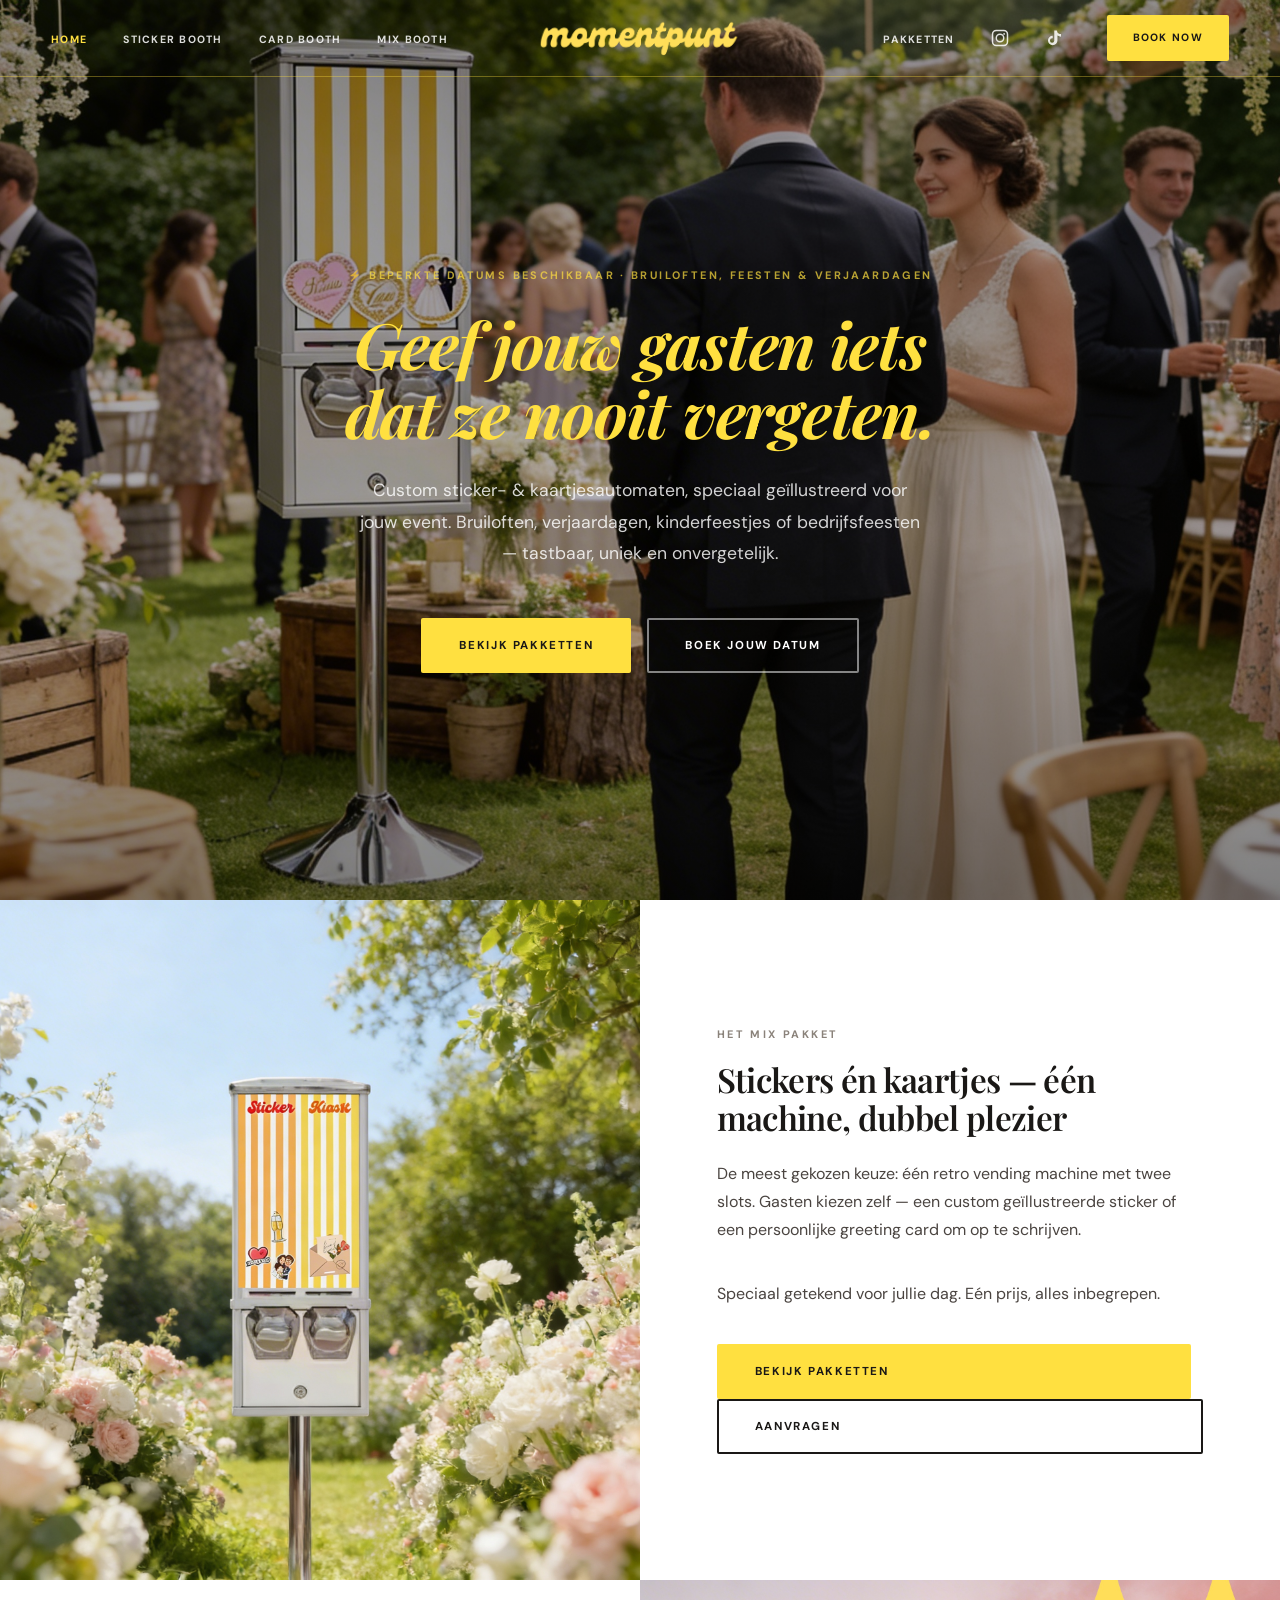
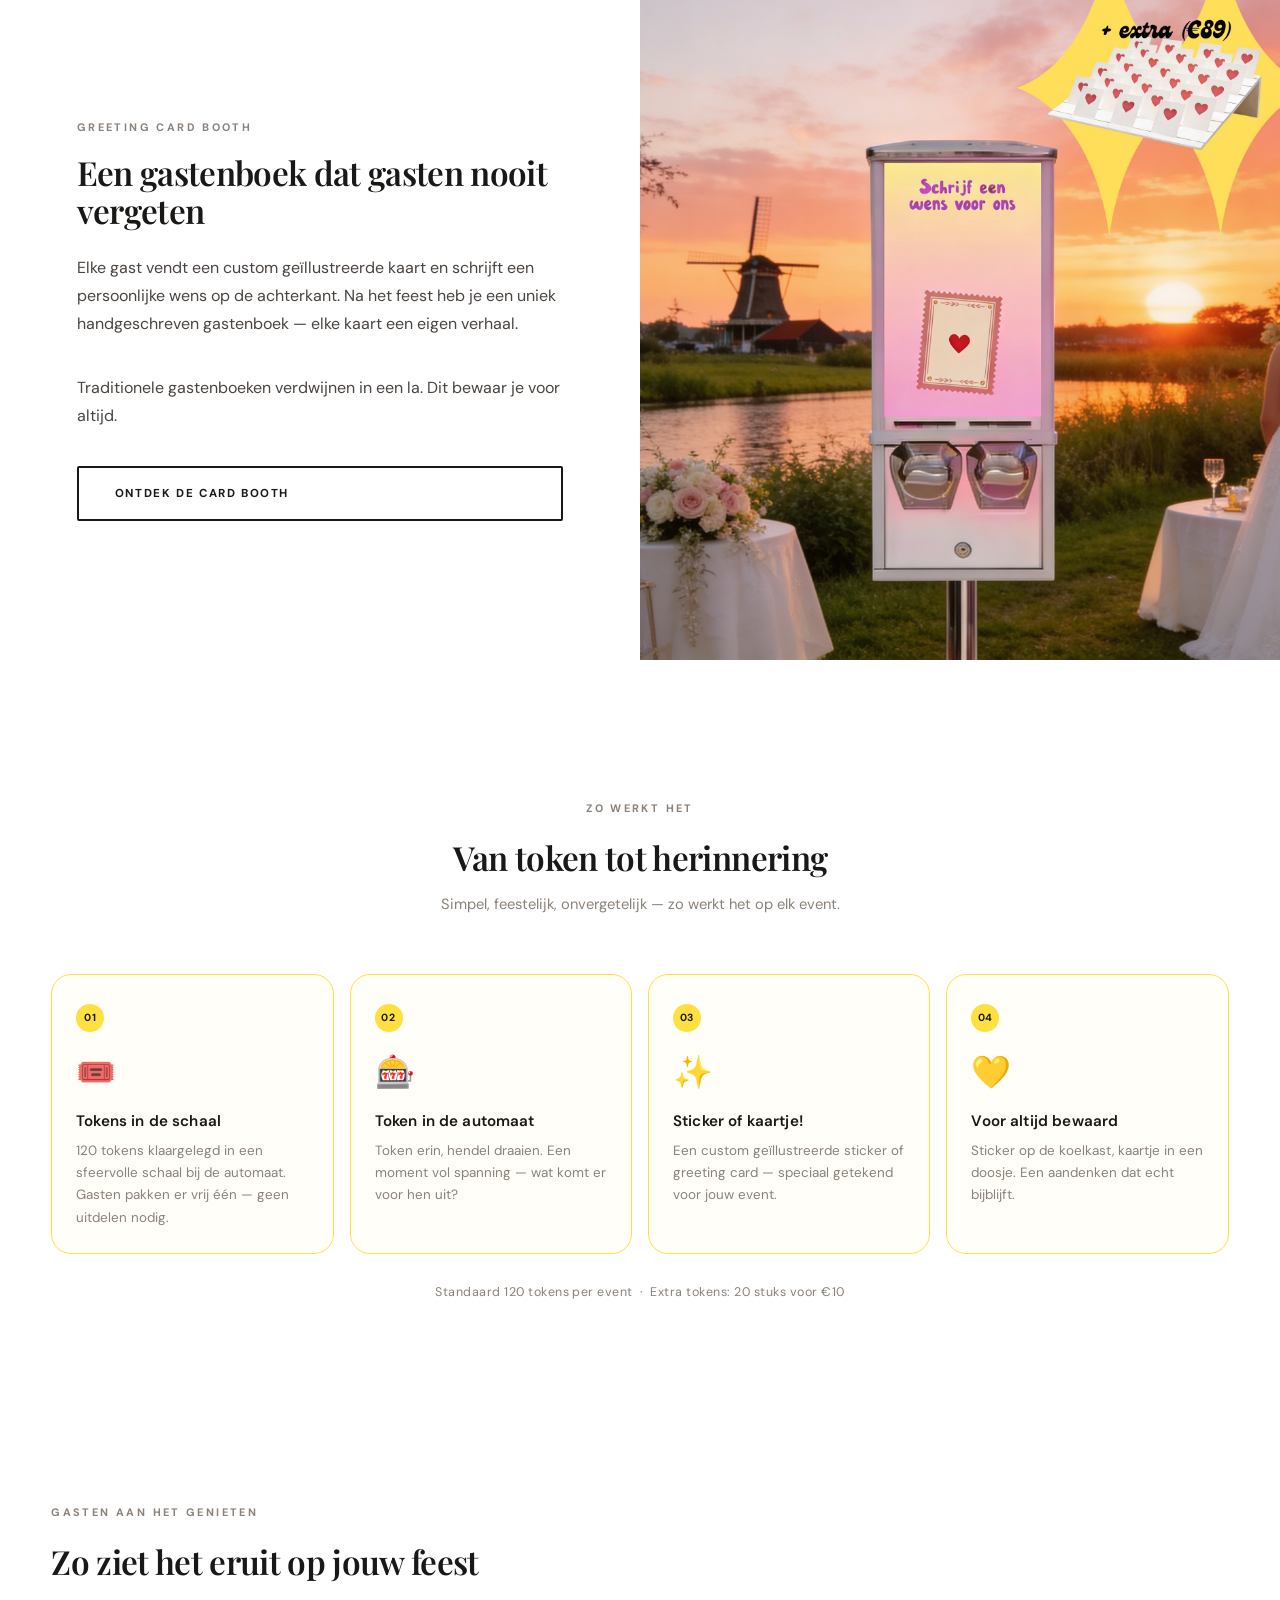
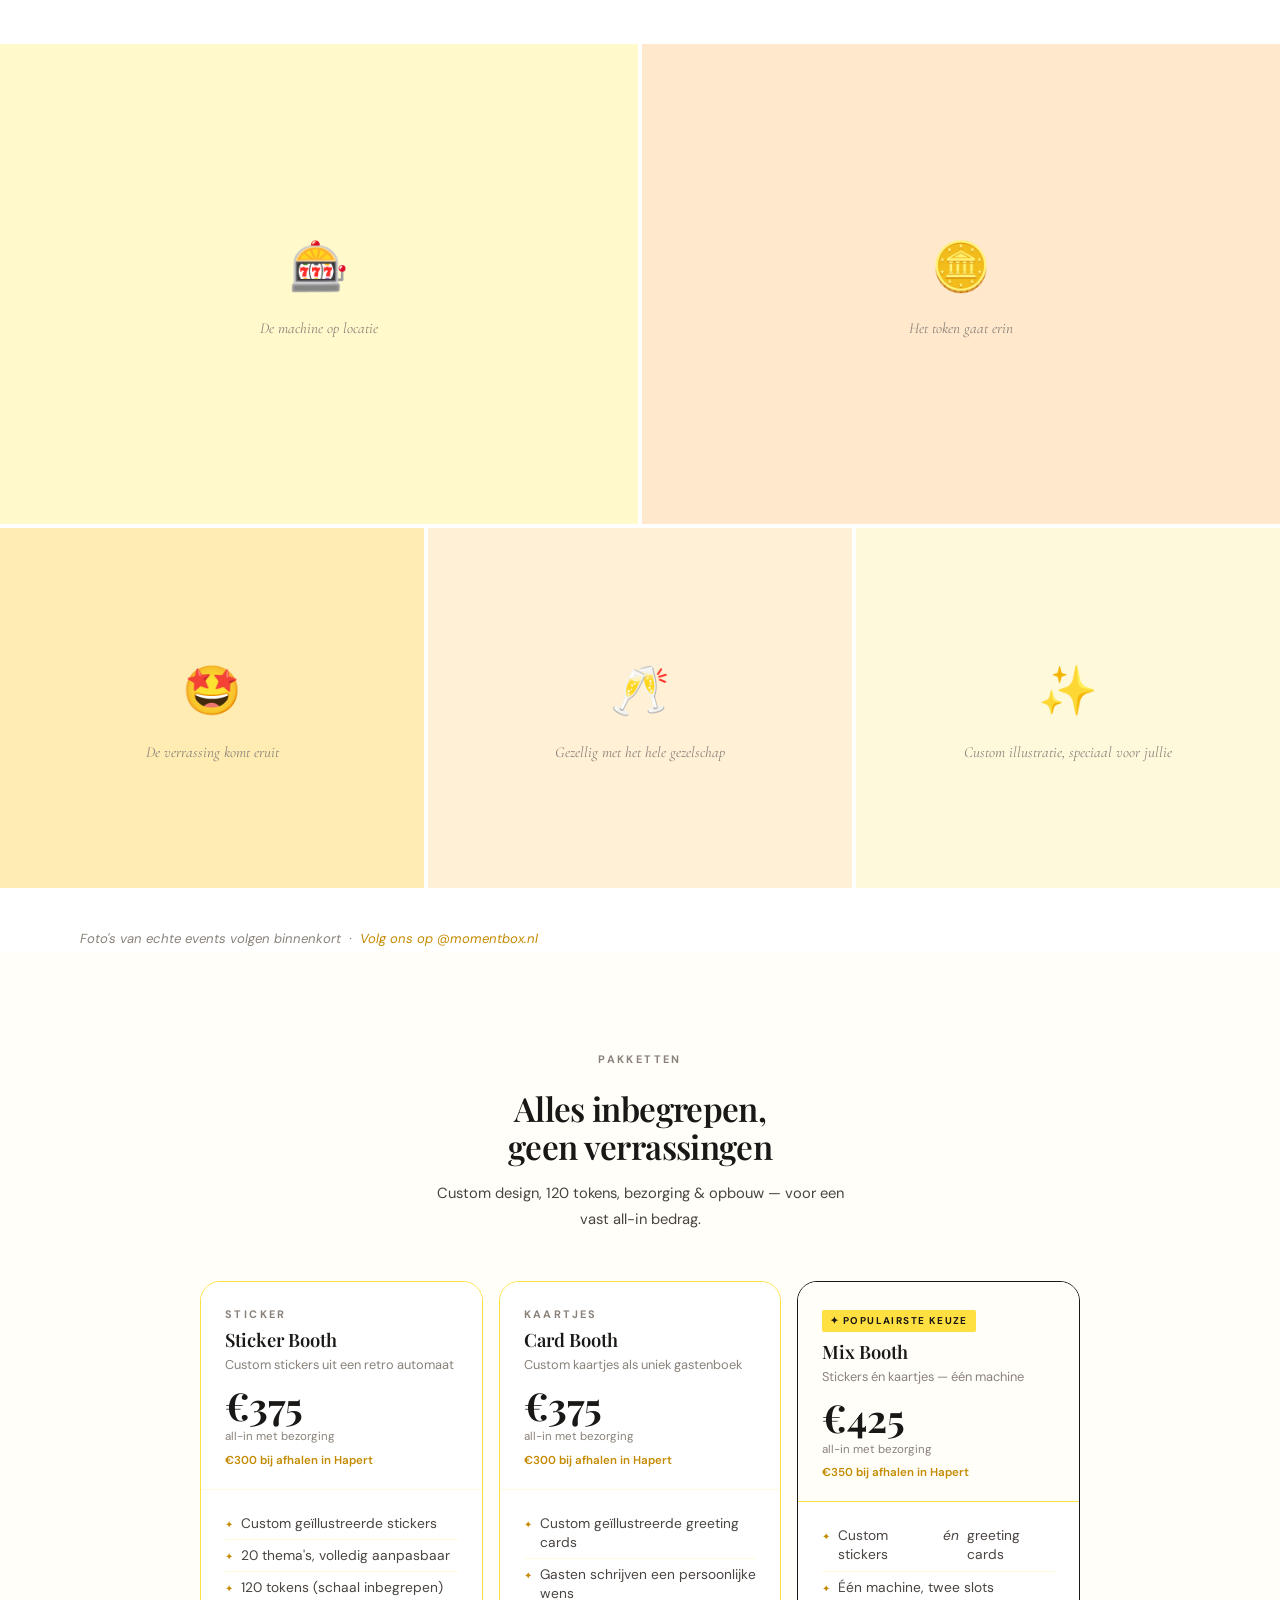
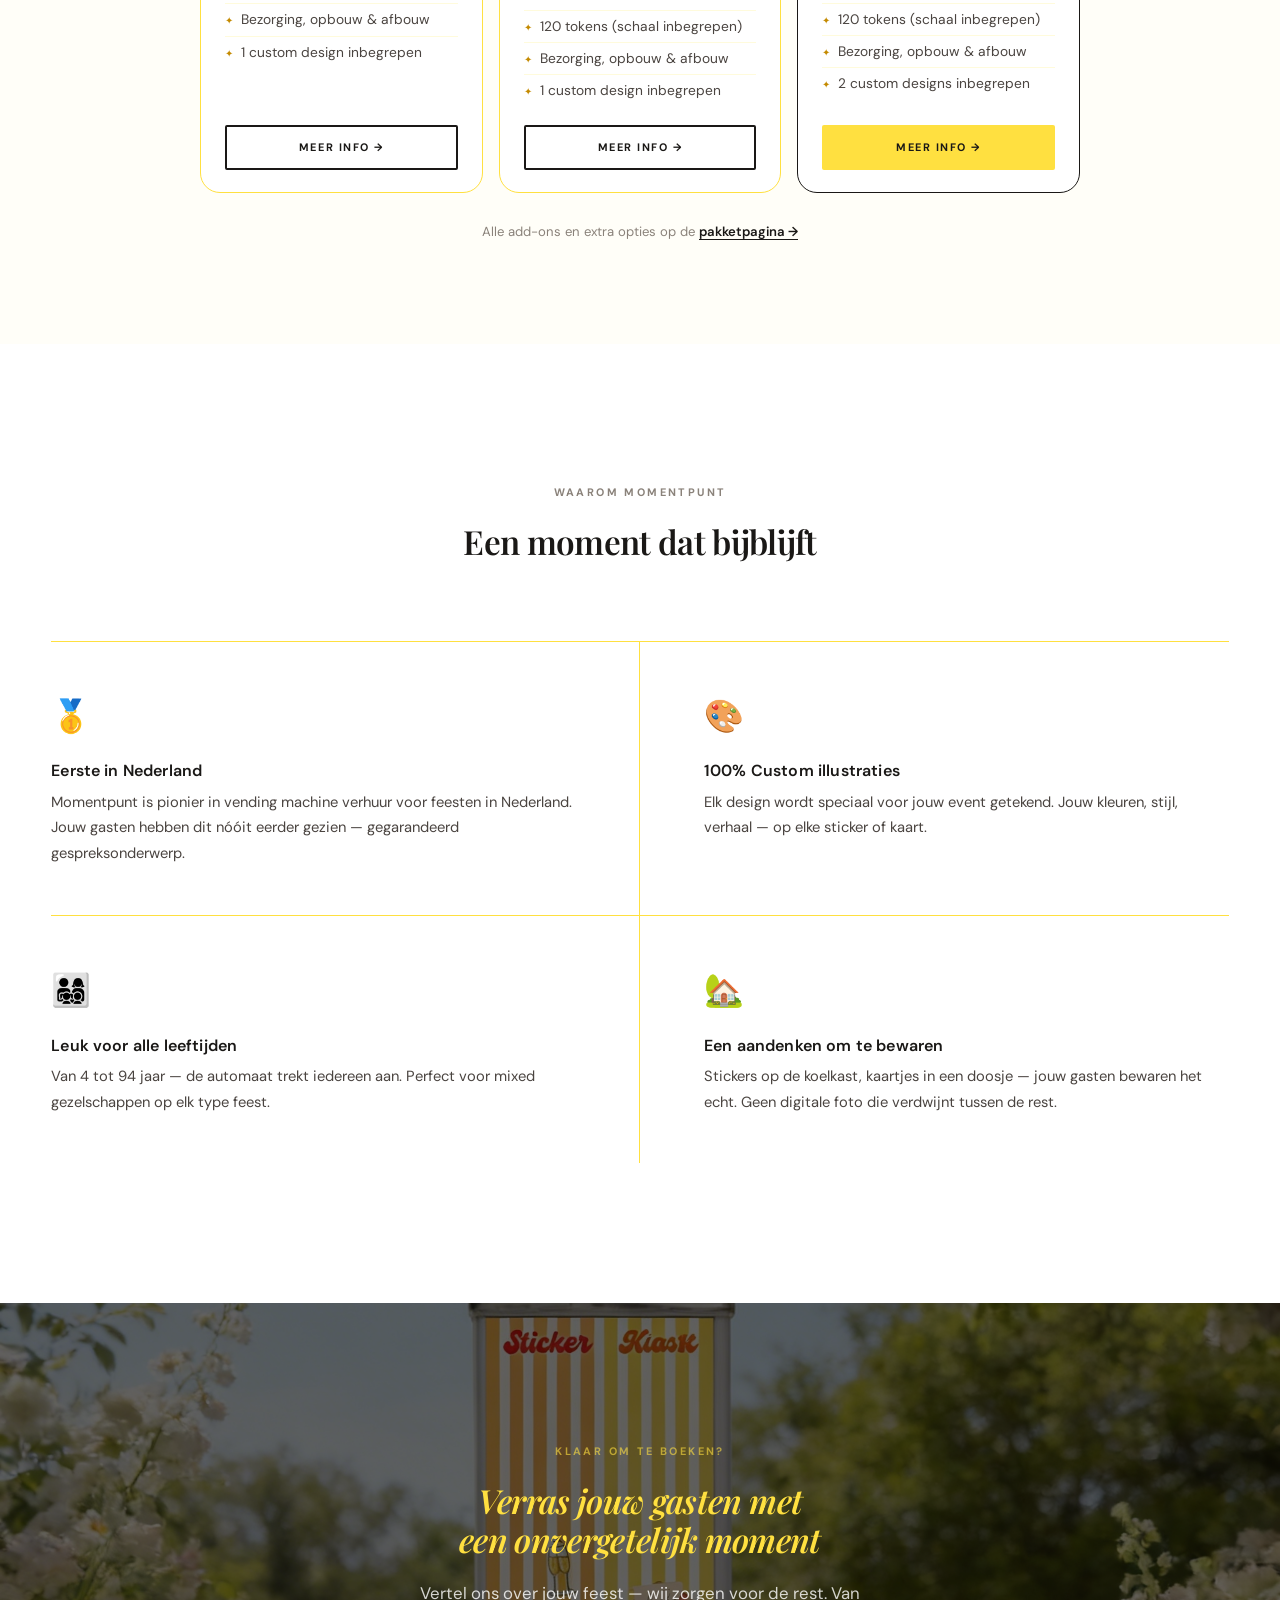
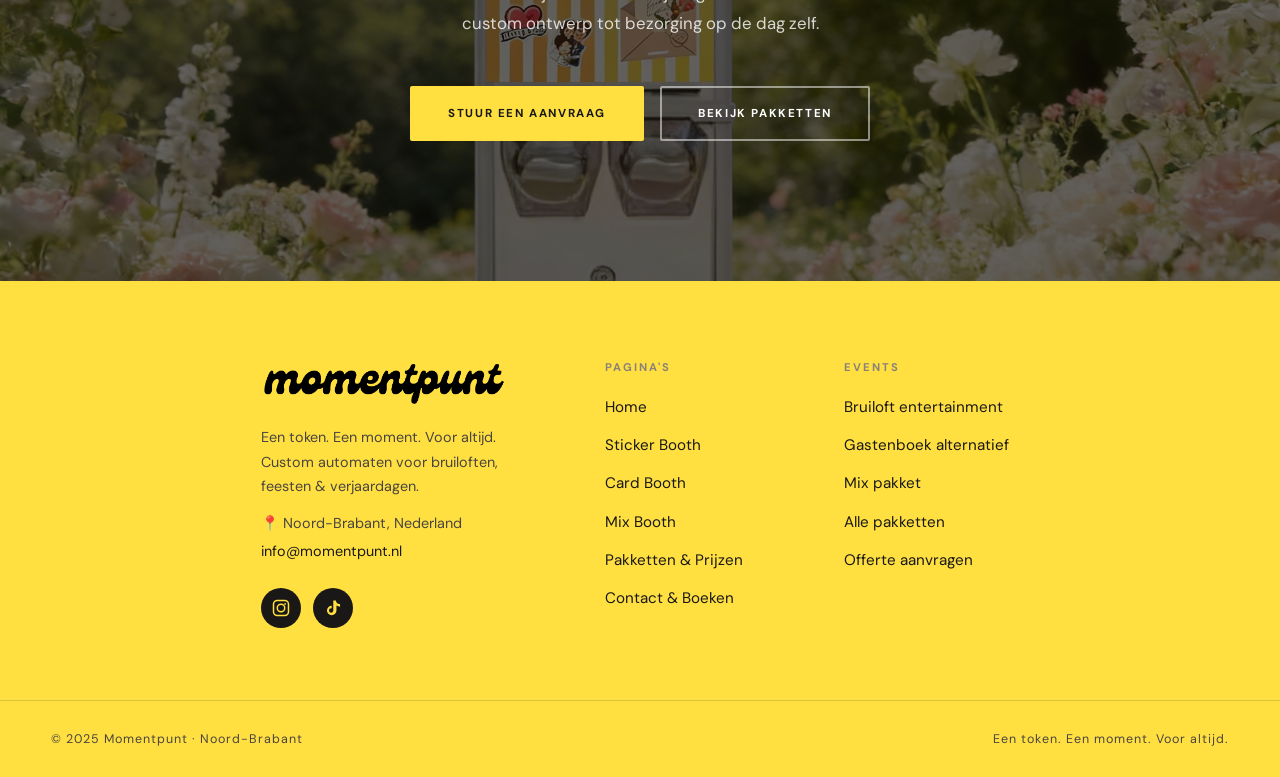
<file: index.html>
<!DOCTYPE html>
<html lang="nl">
<head>
  <meta charset="UTF-8" />
  <meta name="viewport" content="width=device-width, initial-scale=1.0" />
  <title>Momentbox — Sticker & Kaartjes Automaat Verhuur voor Bruiloften & Feesten</title>
  <meta name="description" content="Verhuur van sticker- en kaartjesautomaten voor bruiloften, verjaardagen en bedrijfsfeesten in Nederland. Uniek bruiloft entertainment met custom illustraties. Al vanaf €375." />
  <link rel="stylesheet" href="style.css" />
</head>
<body>

<!-- ── Navigation ── -->
<nav class="nav" id="mainNav">
  <div class="nav-inner">
    <ul class="nav-links nav-links-left">
      <li><a href="index.html" class="active">Home</a></li>
      <li><a href="stickerbooth.html">Sticker Booth</a></li>
      <li><a href="greetingcardbooth.html">Card Booth</a></li>
      <li><a href="mixbooth.html">Mix Booth</a></li>
    </ul>
    <a href="index.html" class="nav-logo">
      <img src="images/logo.png" alt="Momentpunt" />
    </a>
    <ul class="nav-links nav-links-right">
      <li><a href="pakketten.html">Pakketten</a></li>
      <li><a href="https://instagram.com/momentpunt.nl" class="nav-icon" aria-label="Instagram"><svg width="18" height="18" viewBox="0 0 24 24" fill="none" xmlns="http://www.w3.org/2000/svg"><rect x="2" y="2" width="20" height="20" rx="5" stroke="currentColor" stroke-width="2"/><circle cx="12" cy="12" r="5" stroke="currentColor" stroke-width="2"/><circle cx="17.5" cy="6.5" r="1.2" fill="currentColor"/></svg></a></li>
      <li><a href="https://tiktok.com/@momentpunt.nl" class="nav-icon" aria-label="TikTok"><svg width="18" height="18" viewBox="0 0 24 24" fill="currentColor" xmlns="http://www.w3.org/2000/svg"><path d="M19.59 6.69a4.83 4.83 0 01-3.77-4.25V2h-3.45v13.67a2.89 2.89 0 01-2.88 2.5 2.89 2.89 0 01-2.89-2.89 2.89 2.89 0 012.89-2.89c.28 0 .54.04.79.1V9.01a6.34 6.34 0 00-6.34 6.34 6.34 6.34 0 006.34 6.34 6.34 6.34 0 006.33-6.34V8.69a8.19 8.19 0 004.79 1.52V6.76a4.84 4.84 0 01-1.02-.07z"/></svg></a></li>
      <li><a href="contact.html" class="btn btn-primary btn-sm nav-cta">Book Now</a></li>
    </ul>
    <button class="hamburger" onclick="toggleMenu()" aria-label="Menu">
      <span></span><span></span><span></span>
    </button>
  </div>
</nav>

<div class="mobile-menu" id="mobileMenu">
  <a href="index.html" class="active">Home</a>
  <a href="stickerbooth.html">Sticker Booth</a>
  <a href="greetingcardbooth.html">Card Booth</a>
  <a href="mixbooth.html">Mix Booth</a>
  <a href="pakketten.html">Pakketten</a>
  <a href="contact.html">Contact</a>
  <a href="contact.html" class="mobile-menu-cta">Book Now →</a>
</div>

<!-- ── Hero ── -->
<section class="hero">
  <div class="hero-bg">
    <img src="images/hero-wedding.jpg" alt="Momentbox op een bruiloft" />
    <div class="hero-overlay"></div>
  </div>

  <div class="hero-content">
    <span class="eyebrow">⚡ Beperkte datums beschikbaar · Bruiloften, Feesten &amp; Verjaardagen</span>
    <h1 style="max-width:900px; margin: 0 auto 28px; line-height:1.08;">
      Geef jouw gasten iets<br />dat ze nooit vergeten.
    </h1>
    <p class="lead" style="margin: 0 auto 48px;">
      Custom sticker- &amp; kaartjesautomaten, speciaal geïllustreerd voor jouw event. Bruiloften, verjaardagen, kinderfeestjes of bedrijfsfeesten — tastbaar, uniek en onvergetelijk.
    </p>
    <div style="display:flex; gap:16px; justify-content:center; flex-wrap:wrap;">
      <a href="pakketten.html" class="btn btn-primary">Bekijk pakketten</a>
      <a href="contact.html" class="btn btn-ghost">Boek jouw datum</a>
    </div>
  </div>
</section>

<!-- ── Editorial split: Mix (real photo) ── -->
<div class="split-section">
  <div class="split-media" style="background:#FFF9CC;">
    <img src="images/machine-garden.jpg" alt="Momentbox mix pakket in een tuin" />
  </div>
  <div class="split-text">
    <span class="section-label">Het Mix Pakket</span>
    <h2>Stickers én kaartjes — één machine, dubbel plezier</h2>
    <p>De meest gekozen keuze: één retro vending machine met twee slots. Gasten kiezen zelf — een custom geïllustreerde sticker of een persoonlijke greeting card om op te schrijven.</p>
    <p>Speciaal getekend voor jullie dag. Eén prijs, alles inbegrepen.</p>
    <a href="pakketten.html" class="btn btn-primary" style="margin-right:12px;">Bekijk pakketten</a>
    <a href="contact.html" class="btn btn-secondary">Aanvragen</a>
  </div>
</div>

<!-- ── Editorial split: Card Booth (reverse) ── -->
<div class="split-section split-reverse">
  <div class="split-media" style="background:#FFF5CC;">
    <img src="images/greeting-card-booth.jpg" alt="Greeting Card Booth machine" />
  </div>
  <div class="split-text">
    <span class="section-label">Greeting Card Booth</span>
    <h2>Een gastenboek dat gasten nooit vergeten</h2>
    <p>Elke gast vendt een custom geïllustreerde kaart en schrijft een persoonlijke wens op de achterkant. Na het feest heb je een uniek handgeschreven gastenboek — elke kaart een eigen verhaal.</p>
    <p>Traditionele gastenboeken verdwijnen in een la. Dit bewaar je voor altijd.</p>
    <a href="greetingcardbooth.html" class="btn btn-secondary">Ontdek de Card Booth</a>
  </div>
</div>

<!-- ── How it works ── -->
<section class="section" style="background:var(--white); padding-bottom:100px;">
  <div class="container">
    <div class="text-center" style="margin-bottom:8px;">
      <span class="section-label">Zo werkt het</span>
      <h2 style="max-width:560px; margin: 0 auto;">Van token tot herinnering</h2>
      <p style="max-width:440px; margin:16px auto 0; font-size:0.92rem; color:var(--text-soft);">Simpel, feestelijk, onvergetelijk — zo werkt het op elk event.</p>
    </div>
    <div class="hiw-grid">
      <div class="hiw-step fade-up">
        <span class="hiw-badge">01</span>
        <span class="hiw-icon">🎟️</span>
        <h4>Tokens in de schaal</h4>
        <p>120 tokens klaargelegd in een sfeervolle schaal bij de automaat. Gasten pakken er vrij één — geen uitdelen nodig.</p>
      </div>
      <div class="hiw-step fade-up" style="transition-delay:.08s;">
        <span class="hiw-badge">02</span>
        <span class="hiw-icon">🎰</span>
        <h4>Token in de automaat</h4>
        <p>Token erin, hendel draaien. Een moment vol spanning — wat komt er voor hen uit?</p>
      </div>
      <div class="hiw-step fade-up" style="transition-delay:.16s;">
        <span class="hiw-badge">03</span>
        <span class="hiw-icon">✨</span>
        <h4>Sticker of kaartje!</h4>
        <p>Een custom geïllustreerde sticker of greeting card — speciaal getekend voor jouw event.</p>
      </div>
      <div class="hiw-step fade-up" style="transition-delay:.24s;">
        <span class="hiw-badge">04</span>
        <span class="hiw-icon">💛</span>
        <h4>Voor altijd bewaard</h4>
        <p>Sticker op de koelkast, kaartje in een doosje. Een aandenken dat echt bijblijft.</p>
      </div>
    </div>
    <p style="margin-top:28px; font-size:0.78rem; color:var(--text-soft); text-align:center; letter-spacing:0.04em;">Standaard 120 tokens per event &nbsp;·&nbsp; Extra tokens: 20 stuks voor €10</p>
  </div>
</section>

<!-- ── Photo gallery ── -->
<section class="photo-section">
  <div class="photo-section-header">
    <span class="section-label">Gasten aan het genieten</span>
    <h2 style="max-width:560px;">Zo ziet het eruit op jouw feest</h2>
  </div>

  <div class="photo-grid">
    <div class="photo-item fade-up">
      <!-- <img src="photos/machine-locatie.jpg" alt="Momentbox op locatie" /> -->
      <div class="photo-placeholder">
        <div class="photo-placeholder-emoji">🎰</div>
        <div class="photo-placeholder-label">De machine op locatie</div>
      </div>
      <div class="photo-caption">De machine staat er mooi bij</div>
    </div>

    <div class="photo-item fade-up" style="transition-delay:.06s;">
      <!-- <img src="photos/munt-gooien.jpg" alt="Gast gooit een munt" /> -->
      <div class="photo-placeholder">
        <div class="photo-placeholder-emoji">🪙</div>
        <div class="photo-placeholder-label">Het token gaat erin</div>
      </div>
      <div class="photo-caption">Een moment vol verwachting</div>
    </div>

    <div class="photo-item fade-up" style="transition-delay:.10s;">
      <!-- <img src="photos/sticker-verrassing.jpg" alt="De verrassing" /> -->
      <div class="photo-placeholder">
        <div class="photo-placeholder-emoji">🤩</div>
        <div class="photo-placeholder-label">De verrassing komt eruit</div>
      </div>
      <div class="photo-caption">Altijd een glimlach</div>
    </div>

    <div class="photo-item fade-up" style="transition-delay:.14s;">
      <!-- <img src="photos/gasten-groep.jpg" alt="Gasten bij de Momentbox" /> -->
      <div class="photo-placeholder">
        <div class="photo-placeholder-emoji">🥂</div>
        <div class="photo-placeholder-label">Gezellig met het hele gezelschap</div>
      </div>
      <div class="photo-caption">Brengt mensen samen</div>
    </div>

    <div class="photo-item fade-up" style="transition-delay:.18s;">
      <!-- <img src="photos/sticker-detail.jpg" alt="Custom sticker detail" /> -->
      <div class="photo-placeholder">
        <div class="photo-placeholder-emoji">✨</div>
        <div class="photo-placeholder-label">Custom illustratie, speciaal voor jullie</div>
      </div>
      <div class="photo-caption">Elk detail, uniek</div>
    </div>
  </div>

  <div style="padding:40px 40px 0; max-width:1200px; margin:0 auto;">
    <p style="font-size:0.82rem; color:var(--text-soft); font-style:italic;">
      Foto's van echte events volgen binnenkort &nbsp;·&nbsp;
      <a href="https://instagram.com/momentbox.nl" style="color:var(--terra);">Volg ons op @momentbox.nl</a>
    </p>
  </div>
</section>

<!-- ── Packages ── -->
<section class="section" style="background:var(--beige-1); padding-top:100px; padding-bottom:100px;">
  <div class="container">
    <div class="text-center" style="margin-bottom:48px;">
      <span class="section-label">Pakketten</span>
      <h2>Alles inbegrepen,<br />geen verrassingen</h2>
      <p style="max-width:420px; margin:16px auto 0; font-size:0.92rem;">Custom design, 120 tokens, bezorging & opbouw — voor een vast all-in bedrag.</p>
    </div>

    <div class="packages-grid">

      <!-- Sticker Booth — €375 -->
      <div class="package-card fade-up">
        <div class="package-header">
          <span class="section-label" style="margin-bottom:6px;">Sticker</span>
          <h3 style="margin:0 0 4px; font-size:1.15rem;">Sticker Booth</h3>
          <p style="font-size:0.8rem; color:var(--text-soft); margin-bottom:0;">Custom stickers uit een retro automaat</p>
          <div class="package-price">€375</div>
          <p style="font-size:0.72rem; color:var(--text-soft); margin:0;">
            all-in met bezorging
            <span style="display:block; margin-top:3px; color:var(--terra); font-weight:600;">€300 bij afhalen in Hapert</span>
          </p>
        </div>
        <div class="package-body">
          <ul class="feature-list">
            <li>Custom geïllustreerde stickers</li>
            <li>20 thema's, volledig aanpasbaar</li>
            <li>120 tokens (schaal inbegrepen)</li>
            <li>Bezorging, opbouw &amp; afbouw</li>
            <li>1 custom design inbegrepen</li>
          </ul>
          <a href="stickerbooth.html" class="btn btn-secondary btn-sm" style="margin-top:18px; width:100%; justify-content:center;">Meer info →</a>
        </div>
      </div>

      <!-- Card Booth — €375 -->
      <div class="package-card fade-up" style="transition-delay:.1s;">
        <div class="package-header">
          <span class="section-label" style="margin-bottom:6px;">Kaartjes</span>
          <h3 style="margin:0 0 4px; font-size:1.15rem;">Card Booth</h3>
          <p style="font-size:0.8rem; color:var(--text-soft); margin-bottom:0;">Custom kaartjes als uniek gastenboek</p>
          <div class="package-price">€375</div>
          <p style="font-size:0.72rem; color:var(--text-soft); margin:0;">
            all-in met bezorging
            <span style="display:block; margin-top:3px; color:var(--terra); font-weight:600;">€300 bij afhalen in Hapert</span>
          </p>
        </div>
        <div class="package-body">
          <ul class="feature-list">
            <li>Custom geïllustreerde greeting cards</li>
            <li>Gasten schrijven een persoonlijke wens</li>
            <li>120 tokens (schaal inbegrepen)</li>
            <li>Bezorging, opbouw &amp; afbouw</li>
            <li>1 custom design inbegrepen</li>
          </ul>
          <a href="greetingcardbooth.html" class="btn btn-secondary btn-sm" style="margin-top:18px; width:100%; justify-content:center;">Meer info →</a>
        </div>
      </div>

      <!-- Mix Booth — €425 (most expensive, right) -->
      <div class="package-card featured fade-up" style="transition-delay:.2s;">
        <div class="package-header">
          <span class="package-badge">✦ Populairste keuze</span>
          <h3 style="margin:0 0 4px; font-size:1.15rem;">Mix Booth</h3>
          <p style="font-size:0.8rem; color:var(--text-soft); margin-bottom:0;">Stickers én kaartjes — één machine</p>
          <div class="package-price">€425</div>
          <p style="font-size:0.72rem; color:var(--text-soft); margin:0;">
            all-in met bezorging
            <span style="display:block; margin-top:3px; color:var(--terra); font-weight:600;">€350 bij afhalen in Hapert</span>
          </p>
        </div>
        <div class="package-body">
          <ul class="feature-list">
            <li>Custom stickers <em>én</em> greeting cards</li>
            <li>Één machine, twee slots</li>
            <li>120 tokens (schaal inbegrepen)</li>
            <li>Bezorging, opbouw &amp; afbouw</li>
            <li>2 custom designs inbegrepen</li>
          </ul>
          <a href="mixbooth.html" class="btn btn-primary btn-sm" style="margin-top:18px; width:100%; justify-content:center;">Meer info →</a>
        </div>
      </div>

    </div>
    <p class="text-center" style="margin-top:28px; font-size:0.82rem; color:var(--text-soft);">
      Alle add-ons en extra opties op de <a href="pakketten.html" style="color:var(--text); font-weight:600; text-decoration:underline; text-underline-offset:3px;">pakketpagina →</a>
    </p>
  </div>
</section>

<!-- ── Why Momentbox ── -->
<section class="section" style="background:var(--white);">
  <div class="container">
    <div class="text-center">
      <span class="section-label">Waarom Momentpunt</span>
      <h2>Een moment dat bijblijft</h2>
    </div>

    <div class="usp-grid">
      <div class="usp-card fade-up">
        <div class="usp-icon">🥇</div>
        <h4>Eerste in Nederland</h4>
        <p style="font-size:0.92rem; margin-top:10px;">Momentpunt is pionier in vending machine verhuur voor feesten in Nederland. Jouw gasten hebben dit nóóit eerder gezien — gegarandeerd gespreksonderwerp.</p>
      </div>
      <div class="usp-card fade-up" style="transition-delay:.1s;">
        <div class="usp-icon">🎨</div>
        <h4>100% Custom illustraties</h4>
        <p style="font-size:0.92rem; margin-top:10px;">Elk design wordt speciaal voor jouw event getekend. Jouw kleuren, stijl, verhaal — op elke sticker of kaart.</p>
      </div>
      <div class="usp-card fade-up" style="transition-delay:.2s;">
        <div class="usp-icon">👨‍👩‍👧‍👦</div>
        <h4>Leuk voor alle leeftijden</h4>
        <p style="font-size:0.92rem; margin-top:10px;">Van 4 tot 94 jaar — de automaat trekt iedereen aan. Perfect voor mixed gezelschappen op elk type feest.</p>
      </div>
      <div class="usp-card fade-up" style="transition-delay:.3s;">
        <div class="usp-icon">🏡</div>
        <h4>Een aandenken om te bewaren</h4>
        <p style="font-size:0.92rem; margin-top:10px;">Stickers op de koelkast, kaartjes in een doosje — jouw gasten bewaren het echt. Geen digitale foto die verdwijnt tussen de rest.</p>
      </div>
    </div>
  </div>
</section>

<!-- ── CTA ── -->
<section class="cta-photo" style="background-image: url('images/machine-garden.jpg');">
  <div class="container">
    <div class="cta-photo-inner fade-up">
      <span class="section-label">Klaar om te boeken?</span>
      <h2>Verras jouw gasten met<br />een onvergetelijk moment</h2>
      <p>Vertel ons over jouw feest — wij zorgen voor de rest. Van custom ontwerp tot bezorging op de dag zelf.</p>
      <div style="display:flex; gap:16px; justify-content:center; flex-wrap:wrap;">
        <a href="contact.html" class="btn btn-primary">Stuur een aanvraag</a>
        <a href="pakketten.html" class="btn btn-ghost">Bekijk pakketten</a>
      </div>
    </div>
  </div>
</section>

<!-- ── Footer ── -->
<footer>
  <div class="footer-inner container">
    <div class="footer-brand">
      <a href="index.html"><img src="images/logo.png" alt="Momentpunt" class="footer-logo-img" /></a>
      <p>Een token. Een moment. Voor altijd.<br />Custom automaten voor bruiloften, feesten &amp; verjaardagen.</p>
      <p style="margin-top:12px; color:var(--text-mid);">📍 Noord-Brabant, Nederland</p>
      <p style="margin-top:4px;"><a href="mailto:info@momentpunt.nl" style="color:var(--text);">info@momentpunt.nl</a></p>
      <div class="footer-socials">
        <a href="https://instagram.com/momentpunt.nl" aria-label="Instagram"><svg width="18" height="18" viewBox="0 0 24 24" fill="none" xmlns="http://www.w3.org/2000/svg"><rect x="2" y="2" width="20" height="20" rx="5" stroke="currentColor" stroke-width="2"/><circle cx="12" cy="12" r="5" stroke="currentColor" stroke-width="2"/><circle cx="17.5" cy="6.5" r="1.2" fill="currentColor"/></svg></a>
        <a href="https://tiktok.com/@momentpunt.nl" aria-label="TikTok"><svg width="18" height="18" viewBox="0 0 24 24" fill="currentColor" xmlns="http://www.w3.org/2000/svg"><path d="M19.59 6.69a4.83 4.83 0 01-3.77-4.25V2h-3.45v13.67a2.89 2.89 0 01-2.88 2.5 2.89 2.89 0 01-2.89-2.89 2.89 2.89 0 012.89-2.89c.28 0 .54.04.79.1V9.01a6.34 6.34 0 00-6.34 6.34 6.34 6.34 0 006.34 6.34 6.34 6.34 0 006.33-6.34V8.69a8.19 8.19 0 004.79 1.52V6.76a4.84 4.84 0 01-1.02-.07z"/></svg></a>
      </div>
    </div>
    <div class="footer-links">
      <h4>Pagina's</h4>
      <ul>
        <li><a href="index.html">Home</a></li>
        <li><a href="stickerbooth.html">Sticker Booth</a></li>
        <li><a href="greetingcardbooth.html">Card Booth</a></li>
        <li><a href="mixbooth.html">Mix Booth</a></li>
        <li><a href="pakketten.html">Pakketten &amp; Prijzen</a></li>
        <li><a href="contact.html">Contact &amp; Boeken</a></li>
      </ul>
    </div>
    <div class="footer-links">
      <h4>Events</h4>
      <ul>
        <li><a href="stickerbooth.html">Bruiloft entertainment</a></li>
        <li><a href="greetingcardbooth.html">Gastenboek alternatief</a></li>
        <li><a href="mixbooth.html">Mix pakket</a></li>
        <li><a href="pakketten.html">Alle pakketten</a></li>
        <li><a href="contact.html">Offerte aanvragen</a></li>
      </ul>
    </div>
  </div>
  <div class="footer-bottom">
    <div class="footer-bottom-inner">
      <span>© 2025 Momentpunt · Noord-Brabant</span>
      <span>Een token. Een moment. Voor altijd.</span>
    </div>
  </div>
</footer>

<script>
  function toggleMenu() {
    const menu = document.getElementById('mobileMenu');
    const btn = document.querySelector('.hamburger');
    menu.classList.toggle('open');
    btn.classList.toggle('open');
  }
  // Close menu on outside click
  document.addEventListener('click', function(e) {
    const menu = document.getElementById('mobileMenu');
    const nav = document.getElementById('mainNav');
    if (menu.classList.contains('open') && !nav.contains(e.target) && !menu.contains(e.target)) {
      menu.classList.remove('open');
      document.querySelector('.hamburger').classList.remove('open');
    }
  });

  // Transparent → white nav on scroll
  const nav = document.getElementById('mainNav');
  const heroHeight = () => window.innerHeight - 10;

  function updateNav() {
    if (window.scrollY >= heroHeight()) {
      nav.classList.add('scrolled');
    } else {
      nav.classList.remove('scrolled');
    }
  }
  window.addEventListener('scroll', updateNav, { passive: true });
  updateNav();

  // Fade-up on scroll
  const observer = new IntersectionObserver((entries) => {
    entries.forEach(e => { if (e.isIntersecting) e.target.classList.add('visible'); });
  }, { threshold: 0.1 });
  document.querySelectorAll('.fade-up').forEach(el => observer.observe(el));
</script>
</body>
</html>
</file>
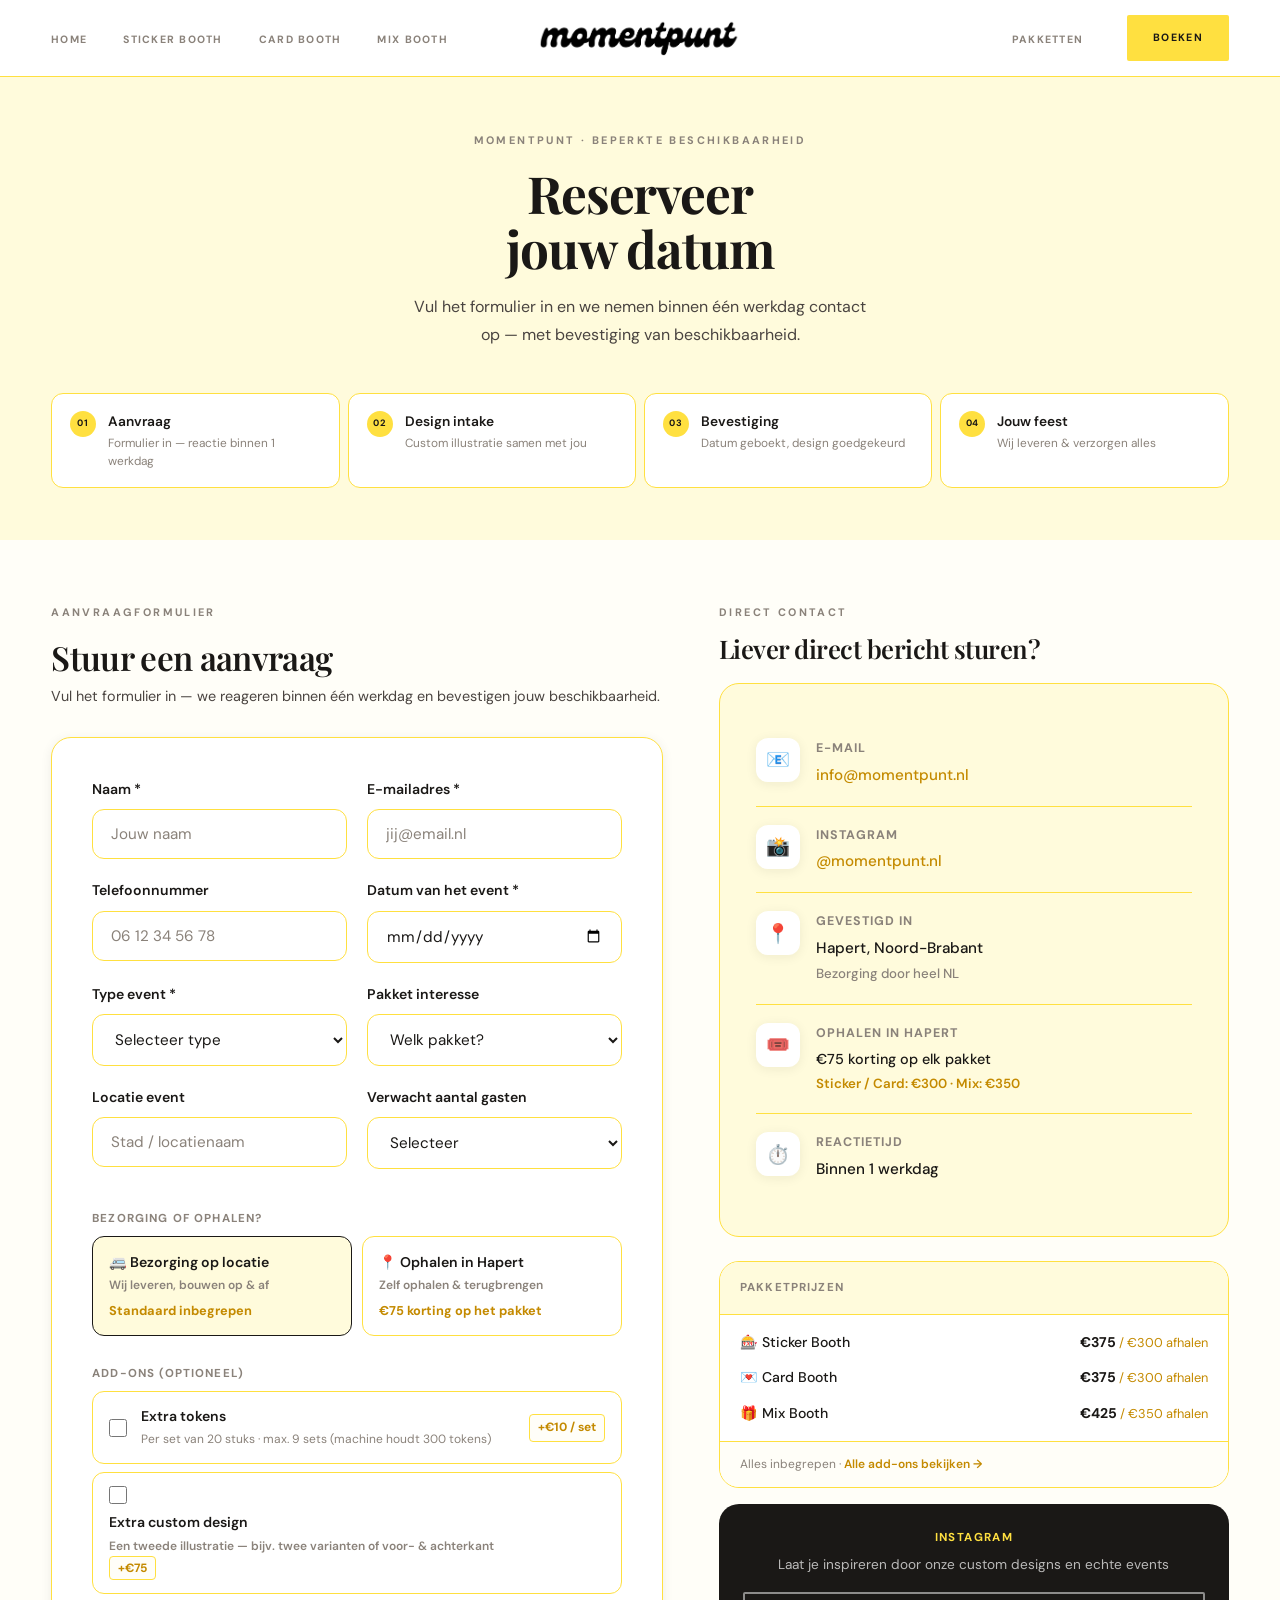
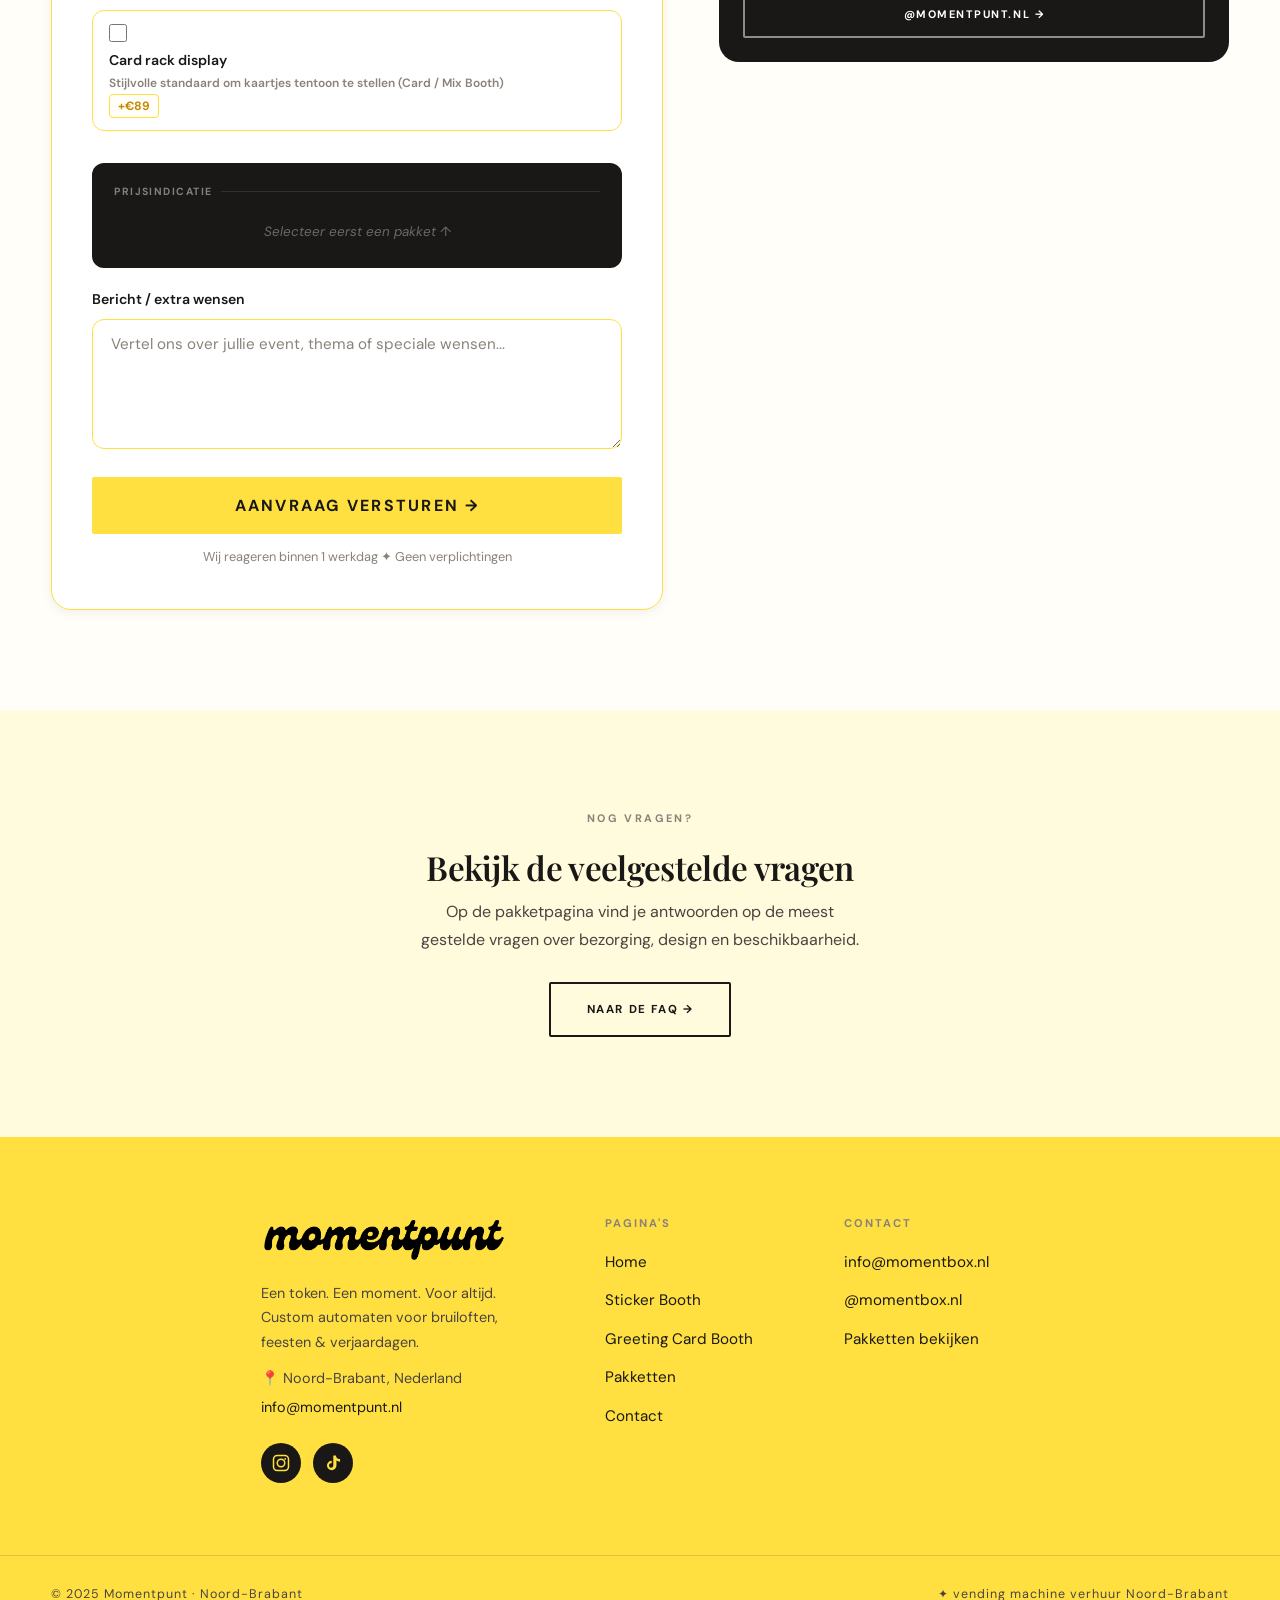
<file: contact.html>
<!DOCTYPE html>
<html lang="nl">
<head>
  <meta charset="UTF-8" />
  <meta name="viewport" content="width=device-width, initial-scale=1.0" />
  <title>Contact & Boeken | Momentbox Vending Machine Verhuur Noord-Brabant</title>
  <meta name="description" content="Boek Momentbox voor jouw bruiloft, verjaardag of bedrijfsfeest. Vending machine verhuur vanuit Noord-Brabant. Stuur een aanvraag via het formulier — reactie binnen 1 werkdag." />
  <link rel="stylesheet" href="style.css" />
  <style>
    .contact-grid {
      display: grid;
      grid-template-columns: 1.2fr 1fr;
      gap: 56px;
      align-items: start;
    }
    .contact-info-card {
      background: var(--beige-2);
      border-radius: var(--radius-md);
      padding: 36px;
      border: 1px solid var(--beige-3);
    }
    .contact-info-item {
      display: flex;
      align-items: flex-start;
      gap: 16px;
      padding: 18px 0;
      border-bottom: 1px solid var(--beige-3);
    }
    .contact-info-item:last-child { border-bottom: none; }
    .contact-icon {
      width: 44px; height: 44px;
      background: var(--white);
      border-radius: var(--radius-sm);
      display: flex;
      align-items: center;
      justify-content: center;
      font-size: 1.2rem;
      flex-shrink: 0;
      box-shadow: var(--shadow-sm);
    }
    .contact-info-label {
      font-size: 0.78rem;
      font-weight: 700;
      text-transform: uppercase;
      letter-spacing: 0.08em;
      color: var(--text-soft);
      margin-bottom: 4px;
    }
    .contact-info-value {
      font-size: 0.95rem;
      font-weight: 500;
      color: var(--text);
    }
    .contact-info-value a { color: var(--terra); }
    .form-card {
      background: var(--white);
      border-radius: var(--radius-md);
      padding: 40px;
      border: 1px solid var(--beige-3);
      box-shadow: var(--shadow-sm);
    }
    .success-msg {
      display: none;
      background: linear-gradient(135deg, #f0faf0, #e8f5e8);
      border: 1.5px solid #a8d5a8;
      border-radius: var(--radius-md);
      padding: 28px;
      text-align: center;
      margin-top: 20px;
    }
    .success-msg.show { display: block; }
    .contact-hero {
      background: var(--beige-2);
      padding: 56px 0 52px;
      position: relative;
      overflow: hidden;
      text-align: center;
    }
    .contact-hero-copy { max-width: 600px; margin: 0 auto; }
    .contact-hero-copy h1 { color: var(--text); font-size: clamp(2rem, 4vw, 3.2rem); margin-bottom: 16px; line-height: 1.08; }
    .contact-hero-copy p { color: var(--text-mid); font-size: 1rem; line-height: 1.75; max-width: 460px; margin: 0 auto; }
    .contact-steps {
      display: flex;
      align-items: stretch;
      gap: 8px;
      margin-top: 44px;
    }
    .contact-step {
      flex: 1;
      display: flex;
      align-items: flex-start;
      gap: 12px;
      background: var(--white);
      border: 1px solid var(--beige-3);
      border-radius: var(--radius-sm);
      padding: 16px 18px;
      text-align: left;
      transition: box-shadow 0.2s ease, transform 0.2s ease;
    }
    .contact-step:hover { box-shadow: var(--shadow-sm); transform: translateY(-2px); }
    .contact-step-n {
      font-size: 0.58rem; font-weight: 700; letter-spacing: 0.08em;
      color: var(--text);
      background: var(--beige-3);
      border-radius: 50%;
      width: 26px; height: 26px;
      display: flex; align-items: center; justify-content: center;
      flex-shrink: 0; margin-top: 1px;
    }
    .contact-step strong { font-size: 0.86rem; color: var(--text); font-family: 'DM Sans'; font-weight: 600; display: block; margin-bottom: 3px; }
    .contact-step p { font-size: 0.74rem; color: var(--text-soft); margin: 0; line-height: 1.5; }
    .delivery-options { display: grid; grid-template-columns: 1fr 1fr; gap: 10px; margin-top: 8px; }
    .delivery-option {
      border: 1.5px solid var(--beige-3);
      border-radius: var(--radius-sm);
      padding: 14px 16px;
      cursor: pointer;
      transition: border-color 0.2s ease, background 0.2s ease;
      position: relative;
    }
    .delivery-option input[type="radio"] { position: absolute; opacity: 0; width: 0; height: 0; }
    .delivery-option.selected { border-color: var(--text); background: var(--beige-2); }
    .delivery-option-label { font-size: 0.88rem; font-weight: 600; color: var(--text); display: block; margin-bottom: 2px; }
    .delivery-option-sub { font-size: 0.75rem; color: var(--text-soft); display: block; }
    .delivery-option-price { font-size: 0.8rem; font-weight: 700; color: var(--terra); margin-top: 4px; display: block; }
    .addons-grid { display: flex; flex-direction: column; gap: 8px; margin-top: 8px; }
    .addon-item {
      display: flex;
      align-items: center;
      gap: 14px;
      padding: 13px 16px;
      border: 1.5px solid var(--beige-3);
      border-radius: var(--radius-sm);
      cursor: pointer;
      transition: border-color 0.2s ease, background 0.2s ease;
    }
    .addon-item.checked { border-color: var(--text); background: var(--beige-2); }
    .addon-item input[type="checkbox"] { width: 18px; height: 18px; accent-color: var(--text); flex-shrink: 0; cursor: pointer; }
    .addon-text { flex: 1; }
    .addon-name { font-size: 0.88rem; font-weight: 600; color: var(--text); }
    .addon-desc { font-size: 0.75rem; color: var(--text-soft); margin-top: 2px; }
    .addon-badge { font-size: 0.75rem; font-weight: 700; color: var(--terra); background: var(--beige-1); border: 1px solid var(--beige-3); border-radius: 4px; padding: 3px 8px; white-space: nowrap; }
    .form-section-label { font-family: 'DM Sans', sans-serif; font-size: 0.72rem; font-weight: 700; text-transform: uppercase; letter-spacing: 0.1em; color: var(--text-soft); display: block; margin-bottom: 8px; margin-top: 20px; }
    .token-qty-row { display: flex; align-items: center; gap: 12px; margin-top: 8px; }
    .token-qty-row input[type="checkbox"] { width: 18px; height: 18px; accent-color: var(--text); flex-shrink: 0; cursor: pointer; }
    .token-qty-select { padding: 6px 10px; border: 1.5px solid var(--beige-3); border-radius: 8px; font-family: 'DM Sans', sans-serif; font-size: 0.88rem; font-weight: 600; background: var(--white); color: var(--text); cursor: pointer; }
    .price-estimator {
      margin-top: 24px;
      background: var(--text);
      border-radius: var(--radius-sm);
      padding: 20px 22px;
      position: relative;
    }
    .price-estimator-label { font-size: 0.65rem; font-weight: 700; text-transform: uppercase; letter-spacing: 0.14em; color: rgba(255,255,255,.45); display: flex; align-items: center; gap: 8px; margin-bottom: 16px; }
    .price-estimator-label::after { content: ''; flex: 1; height: 1px; background: rgba(255,255,255,.1); }
    .price-line { display: flex; justify-content: space-between; align-items: center; padding: 5px 0; }
    .price-line-label { font-size: 0.84rem; color: rgba(255,255,255,.6); }
    .price-line-value { font-size: 0.84rem; font-weight: 600; color: var(--white); }
    .price-line-value.discount { color: var(--beige-3); }
    .price-line-value.muted { color: rgba(255,255,255,.35); }
    .price-divider { border: none; border-top: 1px solid rgba(255,255,255,.12); margin: 10px 0; }
    .price-btw-line { display: flex; justify-content: space-between; align-items: center; padding: 4px 0; }
    .price-btw-line span:first-child { font-size: 0.8rem; color: rgba(255,255,255,.45); }
    .price-btw-line span:last-child { font-size: 0.8rem; color: rgba(255,255,255,.45); }
    .price-total-line { display: flex; justify-content: space-between; align-items: baseline; padding-top: 12px; margin-top: 4px; border-top: 1px solid rgba(255,255,255,.2); }
    .price-total-line .total-label { font-size: 0.88rem; font-weight: 700; color: var(--white); font-family: 'DM Sans'; }
    .price-total-line .total-amount { font-family: 'Playfair Display', serif; font-size: 1.8rem; font-weight: 700; color: var(--beige-3); }
    .price-empty { font-size: 0.84rem; color: rgba(255,255,255,.35); text-align: center; padding: 4px 0; font-style: italic; }
    @media (max-width: 900px) {
      .contact-grid { grid-template-columns: 1fr; }
      .contact-steps { flex-wrap: wrap; gap: 8px; }
      .contact-step { min-width: calc(50% - 4px); }
    }
    @media (max-width: 640px) {
      .delivery-options { grid-template-columns: 1fr; }
      .contact-hero { padding: 52px 0 40px; }
      .contact-steps { gap: 6px; }
      .contact-step { min-width: 100%; }
    }
    @media (max-width: 480px) {
      .form-card { padding: 24px; }
      .contact-info-card { padding: 24px; }
    }
  </style>
</head>
<body>

<nav class="nav scrolled" id="mainNav">
  <div class="nav-inner">
    <ul class="nav-links nav-links-left">
      <li><a href="index.html">Home</a></li>
      <li><a href="stickerbooth.html">Sticker Booth</a></li>
      <li><a href="greetingcardbooth.html">Card Booth</a></li>
      <li><a href="mixbooth.html">Mix Booth</a></li>
    </ul>
    <a href="index.html" class="nav-logo">
      <img src="images/logo.png" alt="Momentpunt" />
    </a>
    <ul class="nav-links nav-links-right">
      <li><a href="pakketten.html">Pakketten</a></li>
      <li><a href="contact.html" class="active btn btn-primary btn-sm nav-cta">Boeken</a></li>
    </ul>
    <button class="hamburger" onclick="toggleMenu()" aria-label="Menu">
      <span></span><span></span><span></span>
    </button>
  </div>
</nav>

<div class="mobile-menu" id="mobileMenu">
  <a href="index.html">Home</a>
  <a href="stickerbooth.html">Sticker Booth</a>
  <a href="greetingcardbooth.html">Card Booth</a>
  <a href="mixbooth.html">Mix Booth</a>
  <a href="pakketten.html">Pakketten</a>
  <a href="contact.html" class="active">Contact</a>
  <a href="contact.html" class="mobile-menu-cta">Book Now →</a>
</div>

<div class="nav-offset"></div>

<!-- ── Hero ── -->
<section class="contact-hero">
  <div class="container">
    <div class="contact-hero-copy fade-up">
      <span class="eyebrow" style="display:block; text-align:center; margin-bottom:16px;">Momentpunt · Beperkte beschikbaarheid</span>
      <h1>Reserveer<br />jouw datum</h1>
      <p>Vul het formulier in en we nemen binnen één werkdag contact op — met bevestiging van beschikbaarheid.</p>
    </div>
    <div class="contact-steps fade-up" style="transition-delay:.1s;">
      <div class="contact-step">
        <span class="contact-step-n">01</span>
        <div>
          <strong>Aanvraag</strong>
          <p>Formulier in — reactie binnen 1 werkdag</p>
        </div>
      </div>
      <div class="contact-step">
        <span class="contact-step-n">02</span>
        <div>
          <strong>Design intake</strong>
          <p>Custom illustratie samen met jou</p>
        </div>
      </div>
      <div class="contact-step">
        <span class="contact-step-n">03</span>
        <div>
          <strong>Bevestiging</strong>
          <p>Datum geboekt, design goedgekeurd</p>
        </div>
      </div>
      <div class="contact-step">
        <span class="contact-step-n">04</span>
        <div>
          <strong>Jouw feest</strong>
          <p>Wij leveren &amp; verzorgen alles</p>
        </div>
      </div>
    </div>
  </div>
</section>

<!-- ── Contact section ── -->
<section style="background:var(--beige-1); padding:64px 0 100px;">
  <div class="container">
    <div class="contact-grid">

      <!-- Form -->
      <div class="fade-up">
        <div class="section-label" style="margin-bottom:16px;">Aanvraagformulier</div>
        <h2 style="margin-bottom:8px;">Stuur een aanvraag</h2>
        <p style="font-size:0.9rem;margin-bottom:28px;">Vul het formulier in — we reageren binnen één werkdag en bevestigen jouw beschikbaarheid.</p>

        <div class="form-card">
          <form id="contactForm" onsubmit="handleSubmit(event)" novalidate>

            <div class="form-row">
              <div class="form-group">
                <label for="name">Naam *</label>
                <input type="text" id="name" class="form-control" placeholder="Jouw naam" required />
              </div>
              <div class="form-group">
                <label for="email">E-mailadres *</label>
                <input type="email" id="email" class="form-control" placeholder="jij@email.nl" required />
              </div>
            </div>

            <div class="form-row">
              <div class="form-group">
                <label for="phone">Telefoonnummer</label>
                <input type="tel" id="phone" class="form-control" placeholder="06 12 34 56 78" />
              </div>
              <div class="form-group">
                <label for="eventDate">Datum van het event *</label>
                <input type="date" id="eventDate" class="form-control" required />
              </div>
            </div>

            <div class="form-row">
              <div class="form-group">
                <label for="eventType">Type event *</label>
                <select id="eventType" class="form-control" required>
                  <option value="" disabled selected>Selecteer type</option>
                  <option value="bruiloft">💍 Bruiloft</option>
                  <option value="verjaardag">🎂 Verjaardag</option>
                  <option value="bedrijfsfeest">🏢 Bedrijfsfeest</option>
                  <option value="jubileum">🎊 Jubileum</option>
                  <option value="festival">🎪 Festival / Markt</option>
                  <option value="anders">✦ Anders</option>
                </select>
              </div>
              <div class="form-group">
                <label for="package">Pakket interesse</label>
                <select id="package" class="form-control">
                  <option value="" disabled selected>Welk pakket?</option>
                  <option value="sticker">🎰 Sticker Booth (€375)</option>
                  <option value="card">💌 Card Booth (€375)</option>
                  <option value="mix">🎁 Mix Booth (€425)</option>
                  <option value="weet-niet">Nog niet zeker</option>
                </select>
              </div>
            </div>

            <div class="form-row">
              <div class="form-group">
                <label for="location">Locatie event</label>
                <input type="text" id="location" class="form-control" placeholder="Stad / locatienaam" />
              </div>
              <div class="form-group">
                <label for="guests">Verwacht aantal gasten</label>
                <select id="guests" class="form-control">
                  <option value="" disabled selected>Selecteer</option>
                  <option value="0-50">Minder dan 50</option>
                  <option value="50-100">50 – 100</option>
                  <option value="100-150">100 – 150</option>
                  <option value="150-250">150 – 250</option>
                  <option value="250+">250+</option>
                </select>
              </div>
            </div>

            <!-- Delivery option -->
            <div class="form-group">
              <span class="form-section-label">Bezorging of ophalen?</span>
              <div class="delivery-options">
                <label class="delivery-option selected" id="opt-delivery" onclick="selectDelivery('delivery')">
                  <input type="radio" name="delivery" value="bezorging" checked />
                  <span class="delivery-option-label">🚐 Bezorging op locatie</span>
                  <span class="delivery-option-sub">Wij leveren, bouwen op &amp; af</span>
                  <span class="delivery-option-price">Standaard inbegrepen</span>
                </label>
                <label class="delivery-option" id="opt-pickup" onclick="selectDelivery('pickup')">
                  <input type="radio" name="delivery" value="ophalen" />
                  <span class="delivery-option-label">📍 Ophalen in Hapert</span>
                  <span class="delivery-option-sub">Zelf ophalen &amp; terugbrengen</span>
                  <span class="delivery-option-price">€75 korting op het pakket</span>
                </label>
              </div>
            </div>

            <!-- Add-ons -->
            <div class="form-group">
              <span class="form-section-label">Add-ons (optioneel)</span>
              <div class="addons-grid">
                <!-- Token addon with quantity -->
                <div class="addon-item" id="tokenAddonItem">
                  <input type="checkbox" id="addon-tokens" name="addon" value="extra-tokens" onchange="toggleAddon(this.closest('.addon-item')); updatePrice();" />
                  <div class="addon-text">
                    <div class="addon-name">Extra tokens</div>
                    <div class="addon-desc">Per set van 20 stuks · max. 9 sets (machine houdt 300 tokens)</div>
                  </div>
                  <div style="display:flex;flex-direction:column;align-items:flex-end;gap:6px;flex-shrink:0;">
                    <span class="addon-badge">+€10 / set</span>
                    <div class="token-qty-row" id="tokenQtyRow" style="display:none;">
                      <span style="font-size:0.75rem;color:var(--text-soft);">Aantal sets:</span>
                      <select id="tokenQty" class="token-qty-select" onchange="updatePrice()">
                        <option value="1">1</option>
                        <option value="2">2</option>
                        <option value="3">3</option>
                        <option value="4">4</option>
                        <option value="5">5</option>
                        <option value="6">6</option>
                        <option value="7">7</option>
                        <option value="8">8</option>
                        <option value="9">9</option>
                      </select>
                    </div>
                  </div>
                </div>
                <label class="addon-item" onclick="toggleAddon(this); updatePrice();">
                  <input type="checkbox" id="addon-design" name="addon" value="extra-design" />
                  <div class="addon-text">
                    <div class="addon-name">Extra custom design</div>
                    <div class="addon-desc">Een tweede illustratie — bijv. twee varianten of voor- &amp; achterkant</div>
                  </div>
                  <span class="addon-badge">+€75</span>
                </label>
                <label class="addon-item" onclick="toggleAddon(this); updatePrice();">
                  <input type="checkbox" id="addon-rack" name="addon" value="card-rack" />
                  <div class="addon-text">
                    <div class="addon-name">Card rack display</div>
                    <div class="addon-desc">Stijlvolle standaard om kaartjes tentoon te stellen (Card / Mix Booth)</div>
                  </div>
                  <span class="addon-badge">+€89</span>
                </label>
              </div>
            </div>

            <!-- Price estimator -->
            <div class="price-estimator" id="priceEstimator">
              <div class="price-estimator-label">Prijsindicatie</div>
              <div id="priceLines">
                <p class="price-empty">Selecteer eerst een pakket ↑</p>
              </div>
            </div>

            <div class="form-group" style="margin-top:20px;">
              <label for="message">Bericht / extra wensen</label>
              <textarea id="message" class="form-control" placeholder="Vertel ons over jullie event, thema of speciale wensen..."></textarea>
            </div>

            <div id="formError" style="display:none;color:#c0392b;font-size:0.88rem;margin-bottom:16px;padding:12px 16px;background:#fff5f5;border-radius:8px;border-left:3px solid #c0392b;">
              Vul alle verplichte velden in.
            </div>

            <button type="submit" class="btn btn-primary" style="width:100%;justify-content:center;font-size:1rem;padding:16px;">
              Aanvraag versturen →
            </button>
            <p style="font-size:0.8rem;color:var(--text-soft);text-align:center;margin-top:12px;">Wij reageren binnen 1 werkdag ✦ Geen verplichtingen</p>
          </form>

          <div class="success-msg" id="successMsg">
            <div style="font-size:2.4rem;margin-bottom:12px;">🎉</div>
            <h3 style="font-family:'DM Sans',sans-serif;color:var(--text);">Aanvraag ontvangen!</h3>
            <p style="margin-top:8px;font-size:0.95rem;">Bedankt voor jouw bericht. We nemen binnen één werkdag contact op via jouw e-mailadres.</p>
            <p style="margin-top:8px;font-size:0.88rem;color:var(--text-soft);">Volg ons op <a href="https://instagram.com/momentbox.nl" style="color:var(--beige-3);">@momentbox.nl</a> voor inspiratie!</p>
          </div>
        </div>
      </div>

      <!-- Info sidebar -->
      <div class="fade-up" style="transition-delay:.1s;">
        <div class="section-label" style="margin-bottom:12px;">Direct contact</div>
        <h2 style="margin-bottom:20px; font-size:clamp(1.2rem,2vw,1.6rem);">Liever direct bericht sturen?</h2>

        <div class="contact-info-card">
          <div class="contact-info-item">
            <div class="contact-icon">📧</div>
            <div>
              <div class="contact-info-label">E-mail</div>
              <div class="contact-info-value"><a href="mailto:info@momentpunt.nl">info@momentpunt.nl</a></div>
            </div>
          </div>
          <div class="contact-info-item">
            <div class="contact-icon">📸</div>
            <div>
              <div class="contact-info-label">Instagram</div>
              <div class="contact-info-value"><a href="https://instagram.com/momentpunt.nl" target="_blank">@momentpunt.nl</a></div>
            </div>
          </div>
          <div class="contact-info-item">
            <div class="contact-icon">📍</div>
            <div>
              <div class="contact-info-label">Gevestigd in</div>
              <div class="contact-info-value">Hapert, Noord-Brabant<br /><span style="font-size:0.83rem;color:var(--text-soft);">Bezorging door heel NL</span></div>
            </div>
          </div>
          <div class="contact-info-item">
            <div class="contact-icon">🎟️</div>
            <div>
              <div class="contact-info-label">Ophalen in Hapert</div>
              <div class="contact-info-value" style="font-size:0.9rem;">€75 korting op elk pakket<br /><span style="font-size:0.83rem;color:var(--terra);font-weight:600;">Sticker / Card: €300 · Mix: €350</span></div>
            </div>
          </div>
          <div class="contact-info-item">
            <div class="contact-icon">⏱️</div>
            <div>
              <div class="contact-info-label">Reactietijd</div>
              <div class="contact-info-value">Binnen 1 werkdag</div>
            </div>
          </div>
        </div>

        <!-- Packages quick summary -->
        <div style="margin-top:24px; background:var(--white); border-radius:var(--radius-md); border:1px solid var(--beige-3); overflow:hidden;">
          <div style="padding:16px 20px; border-bottom:1px solid var(--beige-3); background:var(--beige-2);">
            <p style="font-size:0.72rem; font-weight:700; text-transform:uppercase; letter-spacing:0.1em; color:var(--text-soft); margin:0;">Pakketprijzen</p>
          </div>
          <div style="padding:16px 20px; display:flex; flex-direction:column; gap:12px;">
            <div style="display:flex; justify-content:space-between; align-items:center;">
              <span style="font-size:0.88rem; font-weight:500;">🎰 Sticker Booth</span>
              <span style="font-size:0.88rem; font-weight:700; color:var(--text);">€375 <span style="font-weight:400; color:var(--terra); font-size:0.8rem;">/ €300 afhalen</span></span>
            </div>
            <div style="display:flex; justify-content:space-between; align-items:center;">
              <span style="font-size:0.88rem; font-weight:500;">💌 Card Booth</span>
              <span style="font-size:0.88rem; font-weight:700; color:var(--text);">€375 <span style="font-weight:400; color:var(--terra); font-size:0.8rem;">/ €300 afhalen</span></span>
            </div>
            <div style="display:flex; justify-content:space-between; align-items:center;">
              <span style="font-size:0.88rem; font-weight:500;">🎁 Mix Booth</span>
              <span style="font-size:0.88rem; font-weight:700; color:var(--text);">€425 <span style="font-weight:400; color:var(--terra); font-size:0.8rem;">/ €350 afhalen</span></span>
            </div>
          </div>
          <div style="padding:12px 20px; background:var(--beige-1); border-top:1px solid var(--beige-3);">
            <p style="font-size:0.75rem; color:var(--text-soft); margin:0;">Alles inbegrepen · <a href="pakketten.html" style="color:var(--terra); font-weight:600;">Alle add-ons bekijken →</a></p>
          </div>
        </div>

        <!-- Instagram teaser -->
        <div style="background:var(--text);border-radius:var(--radius-md);padding:24px;margin-top:16px;text-align:center;">
          <p style="color:var(--beige-3);font-weight:700;font-size:0.72rem;letter-spacing:0.12em;text-transform:uppercase;margin-bottom:6px;">Instagram</p>
          <p style="color:rgba(255,255,255,.7);font-size:0.85rem;margin-bottom:16px;line-height:1.6;">Laat je inspireren door onze custom designs en echte events</p>
          <a href="https://instagram.com/momentpunt.nl" target="_blank" class="btn btn-ghost btn-sm" style="width:100%;justify-content:center;">@momentpunt.nl →</a>
        </div>
      </div>

    </div>
  </div>
</section>

<!-- ── FAQ teaser ── -->
<section class="section-sm" style="background:var(--beige-2);">
  <div class="container text-center">
    <div class="section-label fade-up" style="justify-content:center;">Nog vragen?</div>
    <h2 class="fade-up" style="margin-bottom:12px;">Bekijk de veelgestelde vragen</h2>
    <p class="fade-up" style="max-width:440px;margin:0 auto 28px;">Op de pakketpagina vind je antwoorden op de meest gestelde vragen over bezorging, design en beschikbaarheid.</p>
    <a href="pakketten.html#faq" class="btn btn-secondary fade-up">Naar de FAQ →</a>
  </div>
</section>

<footer>
  <div class="footer-inner container">
    <div class="footer-brand">
      <a href="index.html"><img src="images/logo.png" alt="Momentpunt" class="footer-logo-img" /></a>
      <p>Een token. Een moment. Voor altijd.<br />Custom automaten voor bruiloften, feesten &amp; verjaardagen.</p>
      <p style="margin-top:12px; color:var(--text-mid);">📍 Noord-Brabant, Nederland</p>
      <p style="margin-top:4px;"><a href="mailto:info@momentpunt.nl" style="color:var(--text);">info@momentpunt.nl</a></p>
      <div class="footer-socials">
        <a href="https://instagram.com/momentpunt.nl" aria-label="Instagram"><svg width="18" height="18" viewBox="0 0 24 24" fill="none" xmlns="http://www.w3.org/2000/svg"><rect x="2" y="2" width="20" height="20" rx="5" stroke="currentColor" stroke-width="2"/><circle cx="12" cy="12" r="5" stroke="currentColor" stroke-width="2"/><circle cx="17.5" cy="6.5" r="1.2" fill="currentColor"/></svg></a>
        <a href="https://tiktok.com/@momentpunt.nl" aria-label="TikTok"><svg width="18" height="18" viewBox="0 0 24 24" fill="currentColor" xmlns="http://www.w3.org/2000/svg"><path d="M19.59 6.69a4.83 4.83 0 01-3.77-4.25V2h-3.45v13.67a2.89 2.89 0 01-2.88 2.5 2.89 2.89 0 01-2.89-2.89 2.89 2.89 0 012.89-2.89c.28 0 .54.04.79.1V9.01a6.34 6.34 0 00-6.34 6.34 6.34 6.34 0 006.34 6.34 6.34 6.34 0 006.33-6.34V8.69a8.19 8.19 0 004.79 1.52V6.76a4.84 4.84 0 01-1.02-.07z"/></svg></a>
      </div>
    </div>
    <div class="footer-links">
      <h4>Pagina's</h4>
      <ul>
        <li><a href="index.html">Home</a></li>
        <li><a href="stickerbooth.html">Sticker Booth</a></li>
        <li><a href="greetingcardbooth.html">Greeting Card Booth</a></li>
        <li><a href="pakketten.html">Pakketten</a></li>
        <li><a href="contact.html">Contact</a></li>
      </ul>
    </div>
    <div class="footer-links">
      <h4>Contact</h4>
      <ul>
        <li><a href="mailto:info@momentbox.nl">info@momentbox.nl</a></li>
        <li><a href="https://instagram.com/momentbox.nl">@momentbox.nl</a></li>
        <li><a href="pakketten.html">Pakketten bekijken</a></li>
      </ul>
    </div>
  </div>
  <div class="footer-bottom">
    <div class="footer-bottom-inner">
      <span>© 2025 Momentpunt · Noord-Brabant</span>
      <span>✦ vending machine verhuur Noord-Brabant</span>
    </div>
  </div>
</footer>

<script>
  function toggleMenu() {
    const menu = document.getElementById('mobileMenu');
    const btn = document.querySelector('.hamburger');
    menu.classList.toggle('open');
    btn.classList.toggle('open');
  }
  document.addEventListener('click', function(e) {
    const menu = document.getElementById('mobileMenu');
    const nav = document.getElementById('mainNav');
    if (menu.classList.contains('open') && !nav.contains(e.target) && !menu.contains(e.target)) {
      menu.classList.remove('open');
      document.querySelector('.hamburger').classList.remove('open');
    }
  });

  function selectDelivery(type) {
    document.getElementById('opt-delivery').classList.toggle('selected', type === 'delivery');
    document.getElementById('opt-pickup').classList.toggle('selected', type === 'pickup');
    updatePrice();
  }

  function toggleAddon(label) {
    setTimeout(() => {
      const cb = label.querySelector('input[type="checkbox"]');
      label.classList.toggle('checked', cb.checked);
      // Show/hide token qty selector
      if (cb.id === 'addon-tokens') {
        document.getElementById('tokenQtyRow').style.display = cb.checked ? 'flex' : 'none';
      }
    }, 0);
  }

  function fmt(n) {
    return '€\u202F' + n.toLocaleString('nl-NL', { minimumFractionDigits: 2, maximumFractionDigits: 2 });
  }

  function updatePrice() {
    const pkgVal = document.getElementById('package').value;
    const pkgPrices = { sticker: 375, card: 375, mix: 425 };
    const basePrice = pkgPrices[pkgVal] || 0;
    const isPickup = document.getElementById('opt-pickup').classList.contains('selected');
    const tokensChecked = document.getElementById('addon-tokens').checked;
    const tokenSets = tokensChecked ? parseInt(document.getElementById('tokenQty').value) || 1 : 0;
    const designChecked = document.getElementById('addon-design').checked;
    const rackChecked = document.getElementById('addon-rack').checked;

    const container = document.getElementById('priceLines');

    if (!basePrice) {
      container.innerHTML = '<p class="price-empty">Selecteer eerst een pakket ↑</p>';
      return;
    }

    const pkgLabels = { sticker: 'Sticker Booth', card: 'Card Booth', mix: 'Mix Booth' };
    const pickupDiscount = isPickup ? -75 : 0;
    const tokenPrice = tokenSets * 10;
    const designPrice = designChecked ? 75 : 0;
    const rackPrice = rackChecked ? 89 : 0;
    const subtotal = basePrice + pickupDiscount + tokenPrice + designPrice + rackPrice;
    const btw = subtotal * 0.21;
    const total = subtotal + btw;

    let html = '';
    html += `<div class="price-line"><span class="price-line-label">${pkgLabels[pkgVal]}</span><span class="price-line-value">${fmt(basePrice)}</span></div>`;
    if (isPickup) html += `<div class="price-line"><span class="price-line-label">Ophalen in Hapert</span><span class="price-line-value discount">−€75</span></div>`;
    if (tokenPrice) html += `<div class="price-line"><span class="price-line-label">Extra tokens (${tokenSets}× 20 st.)</span><span class="price-line-value">${fmt(tokenPrice)}</span></div>`;
    if (designPrice) html += `<div class="price-line"><span class="price-line-label">Extra custom design</span><span class="price-line-value">${fmt(designPrice)}</span></div>`;
    if (rackPrice) html += `<div class="price-line"><span class="price-line-label">Card rack display</span><span class="price-line-value">${fmt(rackPrice)}</span></div>`;
    html += '<hr class="price-divider" />';
    html += `<div class="price-btw-line"><span>Subtotaal excl. BTW</span><span>${fmt(subtotal)}</span></div>`;
    html += `<div class="price-btw-line"><span>BTW 21%</span><span>+ ${fmt(btw)}</span></div>`;
    html += `<div class="price-total-line"><span class="total-label">Totaal incl. BTW</span><span class="total-amount">${fmt(total)}</span></div>`;

    container.innerHTML = html;
  }

  // Hook package + delivery to price updater
  document.getElementById('package').addEventListener('change', updatePrice);

  function handleSubmit(e) {
    e.preventDefault();
    const name = document.getElementById('name').value.trim();
    const email = document.getElementById('email').value.trim();
    const date = document.getElementById('eventDate').value;
    const type = document.getElementById('eventType').value;
    const err = document.getElementById('formError');

    if (!name || !email || !date || !type) {
      err.style.display = 'block';
      return;
    }
    err.style.display = 'none';
    document.getElementById('contactForm').style.display = 'none';
    document.getElementById('successMsg').classList.add('show');
    window.scrollTo({ top: document.getElementById('successMsg').offsetTop - 100, behavior: 'smooth' });
  }

  const observer = new IntersectionObserver((entries) => {
    entries.forEach(e => { if (e.isIntersecting) e.target.classList.add('visible'); });
  }, { threshold: 0.12 });
  document.querySelectorAll('.fade-up').forEach(el => observer.observe(el));
</script>
</body>
</html>
</file>
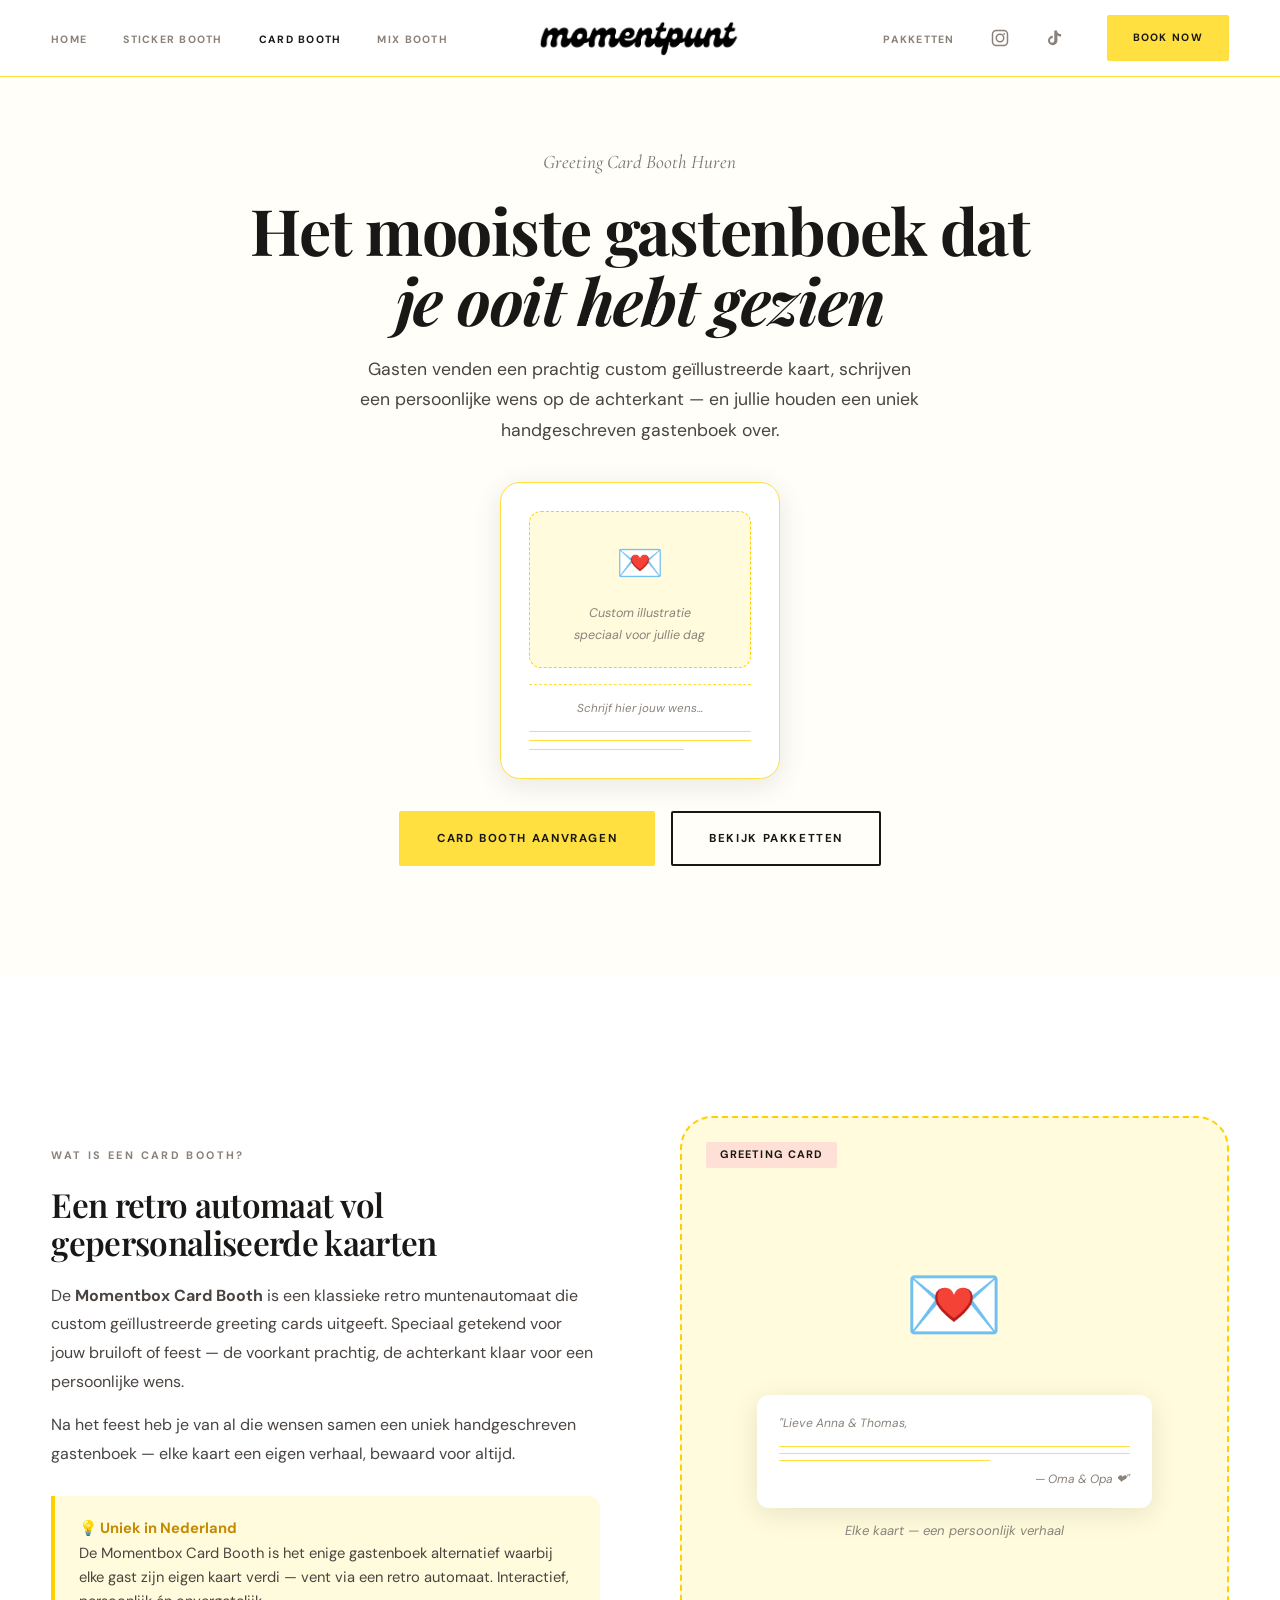
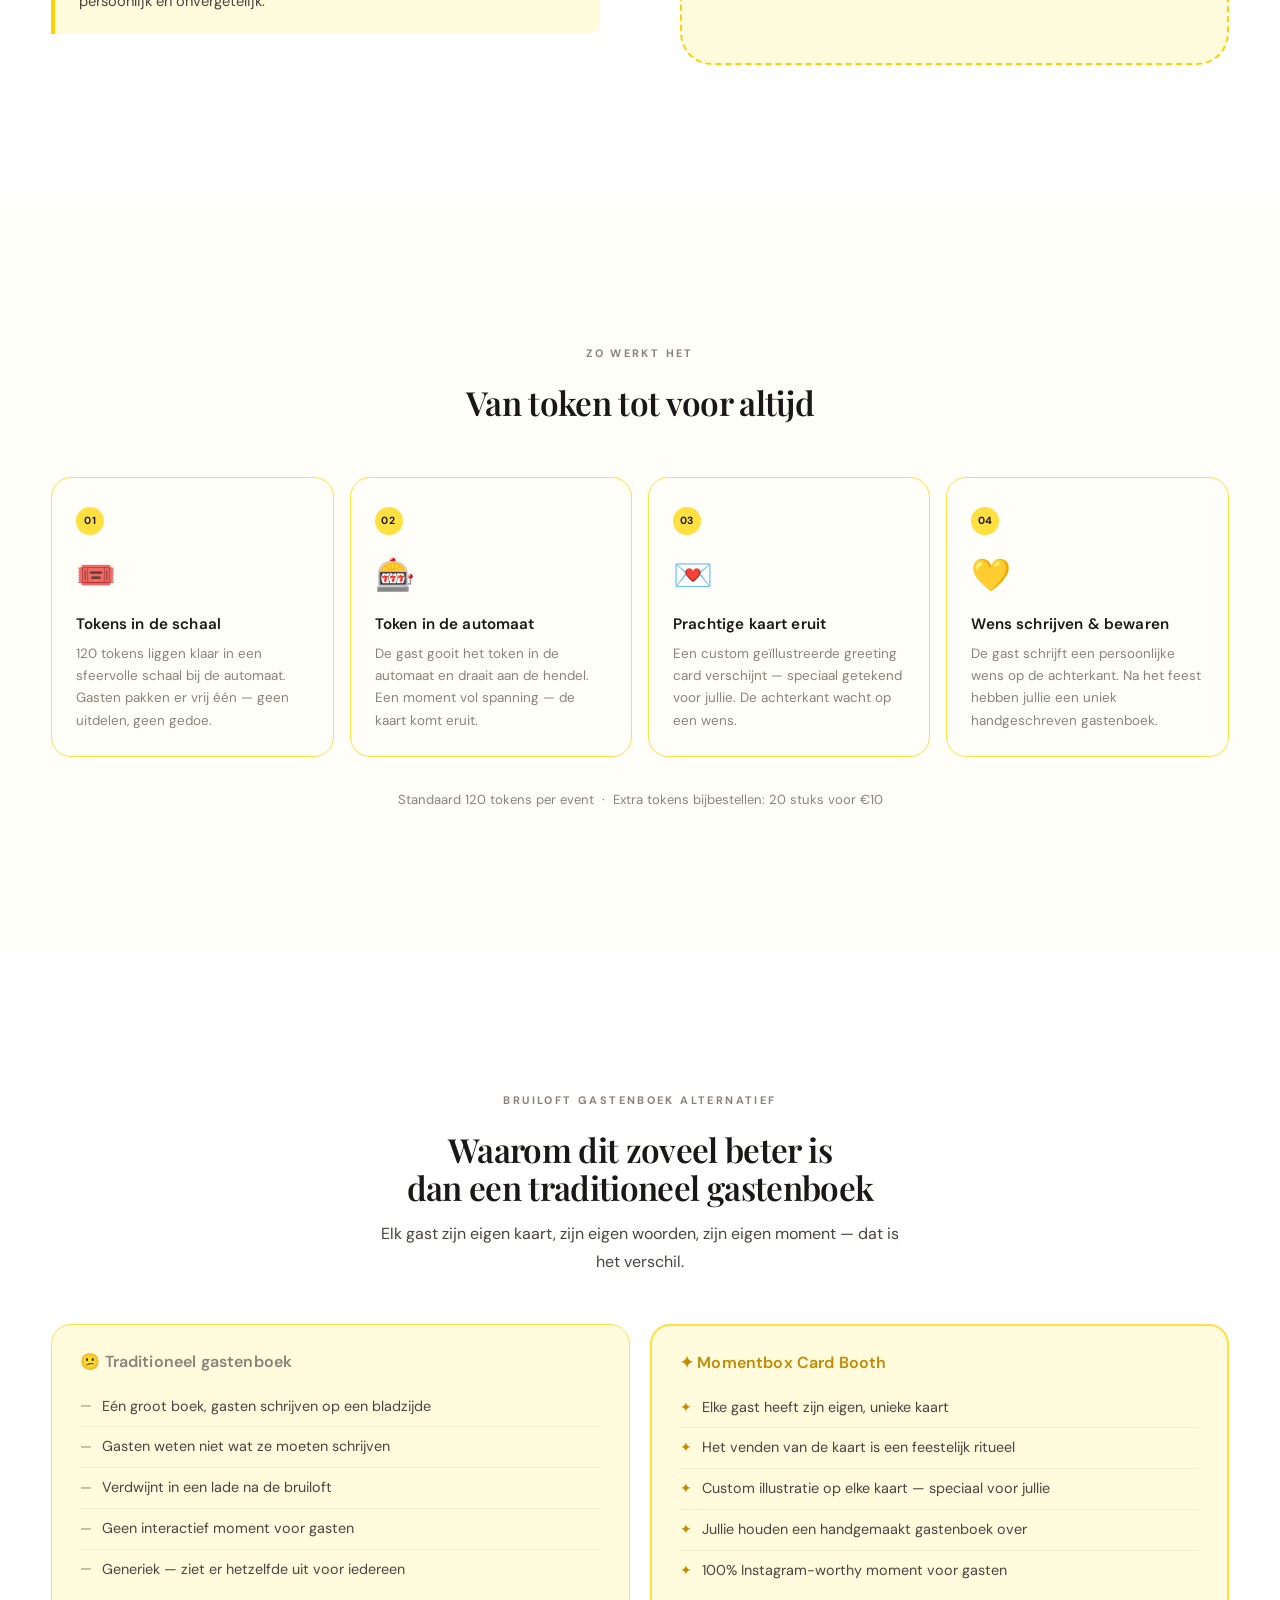
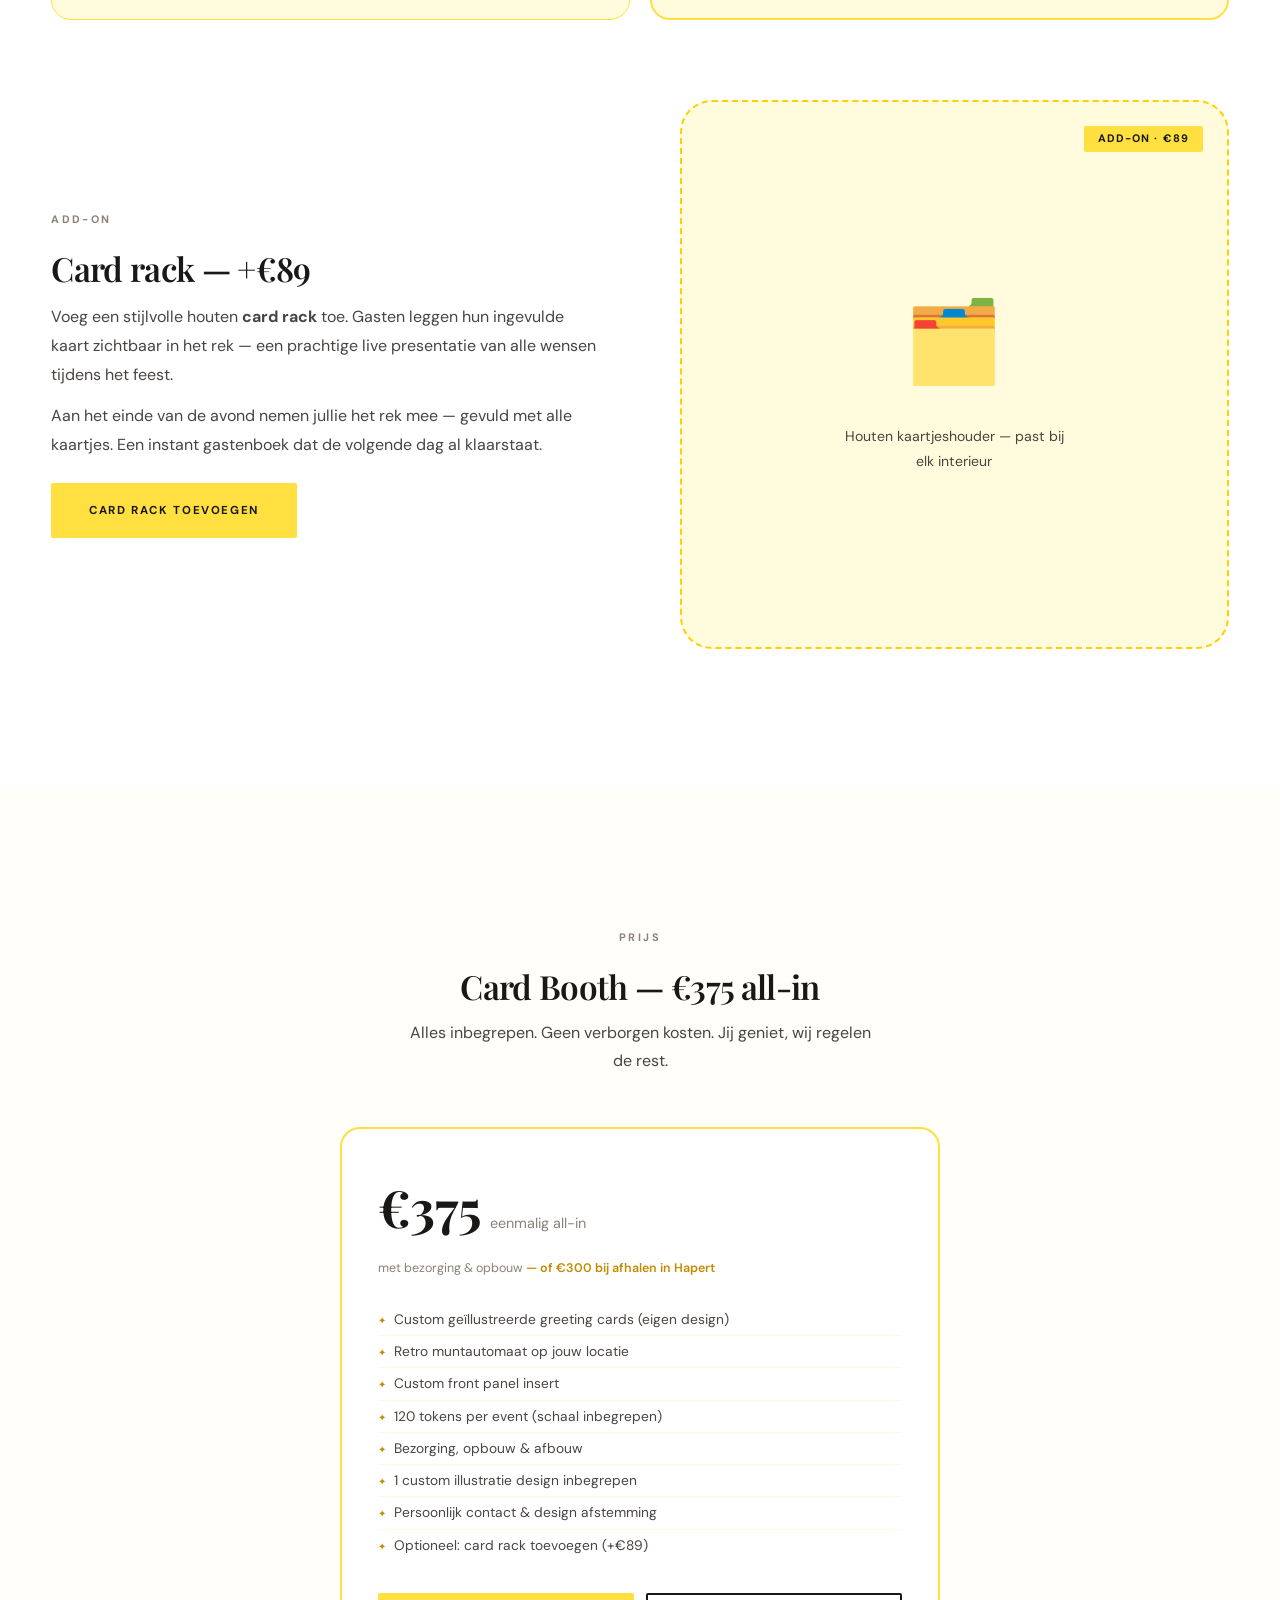
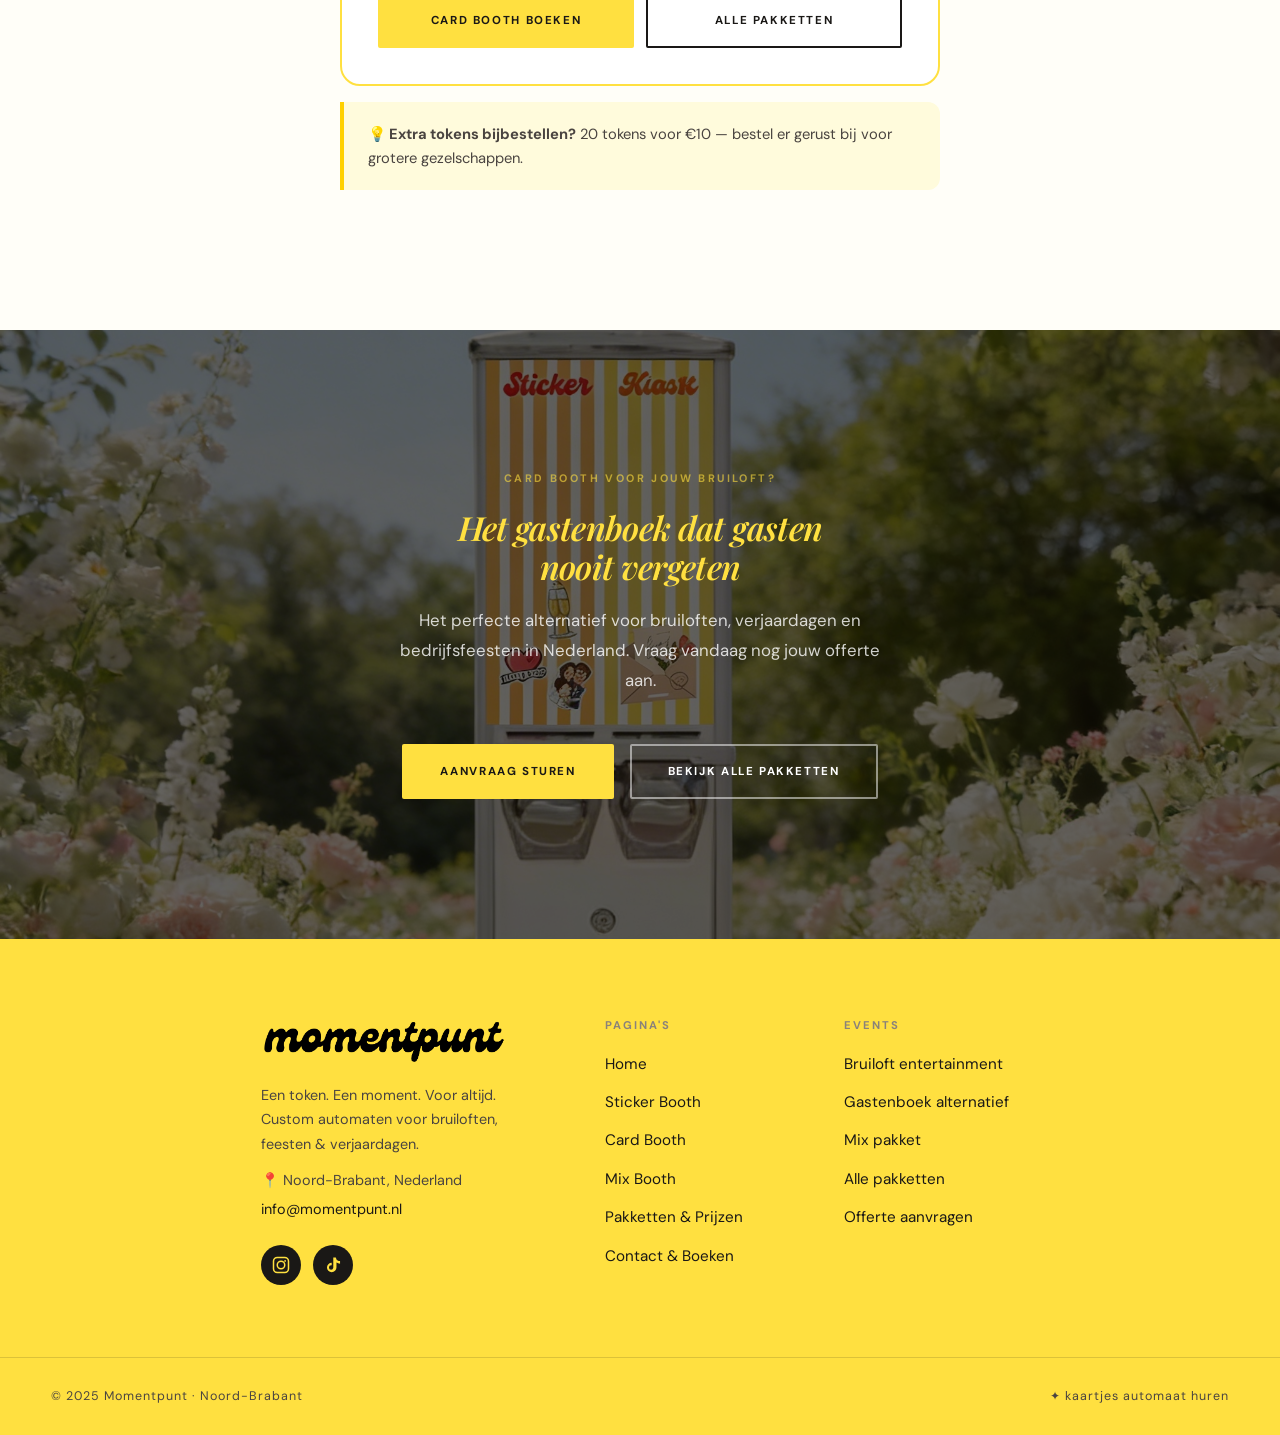
<file: greetingcardbooth.html>
<!DOCTYPE html>
<html lang="nl">
<head>
  <meta charset="UTF-8" />
  <meta name="viewport" content="width=device-width, initial-scale=1.0" />
  <title>Greeting Card Booth Huren | Kaartjes Automaat Bruiloft — Momentbox</title>
  <meta name="description" content="Huur een greeting card vending machine voor jouw bruiloft. Gasten venden een gepersonaliseerde kaart en schrijven een wens — het perfecte bruiloft gastenboek alternatief. Uniek in Nederland." />
  <link rel="stylesheet" href="style.css" />
  <style>
    .card-comparison {
      display: grid;
      grid-template-columns: 1fr 1fr;
      gap: 20px;
      margin: 32px 0;
    }
    .comparison-col {
      border-radius: var(--radius-md);
      padding: 28px;
    }
    .comparison-col.old {
      background: var(--beige-2);
      border: 1px solid var(--beige-3);
    }
    .comparison-col.new {
      background: var(--beige-2);
      border: 2px solid var(--beige-3);
    }
    .comparison-col h4 { margin-bottom: 16px; font-family: 'DM Sans', sans-serif; }
    .comparison-col ul { list-style: none; }
    .comparison-col ul li {
      padding: 8px 0;
      font-size: 0.9rem;
      color: var(--text-mid);
      border-bottom: 1px solid rgba(0,0,0,.05);
      display: flex;
      align-items: center;
      gap: 10px;
    }
    .comparison-col ul li:last-child { border: none; }
    .old-icon { color: var(--text-soft); font-size: 0.85rem; }
    .new-icon { color: var(--terra); }
    .card-preview {
      background: var(--white);
      border-radius: var(--radius-md);
      border: 1px solid var(--beige-3);
      padding: 28px;
      box-shadow: var(--shadow-md);
      transform: rotate(-2deg);
      max-width: 280px;
      margin: 0 auto;
    }
    .card-preview-front {
      background: var(--beige-2);
      border-radius: var(--radius-sm);
      padding: 20px;
      text-align: center;
      margin-bottom: 16px;
      border: 1px dashed var(--beige-4);
    }
    .write-lines { display: flex; flex-direction: column; gap: 8px; margin-top: 12px; }
    .write-line { height: 1px; background: var(--beige-3); border-radius: 1px; }
    @media (max-width: 640px) {
      .card-comparison { grid-template-columns: 1fr; }
    }
  </style>
</head>
<body>

<nav class="nav scrolled" id="mainNav">
  <div class="nav-inner">
    <ul class="nav-links nav-links-left">
      <li><a href="index.html">Home</a></li>
      <li><a href="stickerbooth.html">Sticker Booth</a></li>
      <li><a href="greetingcardbooth.html" class="active">Card Booth</a></li>
      <li><a href="mixbooth.html">Mix Booth</a></li>
    </ul>
    <a href="index.html" class="nav-logo">
      <img src="images/logo.png" alt="Momentpunt" />
    </a>
    <ul class="nav-links nav-links-right">
      <li><a href="pakketten.html">Pakketten</a></li>
      <li><a href="https://instagram.com/momentpunt.nl" class="nav-icon" aria-label="Instagram"><svg width="18" height="18" viewBox="0 0 24 24" fill="none" xmlns="http://www.w3.org/2000/svg"><rect x="2" y="2" width="20" height="20" rx="5" stroke="currentColor" stroke-width="2"/><circle cx="12" cy="12" r="5" stroke="currentColor" stroke-width="2"/><circle cx="17.5" cy="6.5" r="1.2" fill="currentColor"/></svg></a></li>
      <li><a href="https://tiktok.com/@momentpunt.nl" class="nav-icon" aria-label="TikTok"><svg width="18" height="18" viewBox="0 0 24 24" fill="currentColor" xmlns="http://www.w3.org/2000/svg"><path d="M19.59 6.69a4.83 4.83 0 01-3.77-4.25V2h-3.45v13.67a2.89 2.89 0 01-2.88 2.5 2.89 2.89 0 01-2.89-2.89 2.89 2.89 0 012.89-2.89c.28 0 .54.04.79.1V9.01a6.34 6.34 0 00-6.34 6.34 6.34 6.34 0 006.34 6.34 6.34 6.34 0 006.33-6.34V8.69a8.19 8.19 0 004.79 1.52V6.76a4.84 4.84 0 01-1.02-.07z"/></svg></a></li>
      <li><a href="contact.html" class="btn btn-primary btn-sm nav-cta">Book Now</a></li>
    </ul>
    <button class="hamburger" onclick="toggleMenu()" aria-label="Menu">
      <span></span><span></span><span></span>
    </button>
  </div>
</nav>

<div class="mobile-menu" id="mobileMenu">
  <a href="index.html">Home</a>
  <a href="stickerbooth.html">Sticker Booth</a>
  <a href="greetingcardbooth.html" class="active">Card Booth</a>
  <a href="mixbooth.html">Mix Booth</a>
  <a href="pakketten.html">Pakketten</a>
  <a href="contact.html">Contact</a>
  <a href="contact.html" class="mobile-menu-cta">Book Now →</a>
</div>

<div class="nav-offset"></div>

<!-- ── Hero ── -->
<section class="hero hero-inner">
  <div class="container text-center" style="position:relative;z-index:2;">
    <p style="font-family:'Cormorant Garamond',serif;font-style:italic;font-size:1.2rem;color:rgba(26,24,18,.6);margin-bottom:16px;">Greeting Card Booth Huren</p>
    <h1>Het mooiste gastenboek dat<br /><em>je ooit hebt gezien</em></h1>
    <p style="font-size:1.1rem;color:var(--text-mid);max-width:560px;margin:20px auto 0;line-height:1.75;">
      Gasten venden een prachtig custom geïllustreerde kaart, schrijven een persoonlijke wens op de achterkant — en jullie houden een uniek handgeschreven gastenboek over.
    </p>
    <div style="margin:36px auto 8px;max-width:280px;">
      <div class="card-preview fade-up">
        <div class="card-preview-front">
          <div style="font-size:2.4rem;margin-bottom:8px;">💌</div>
          <p style="font-size:0.78rem;font-style:italic;color:var(--text-soft);">Custom illustratie<br />speciaal voor jullie dag</p>
        </div>
        <div style="border-top:1px dashed var(--beige-3);padding-top:14px;">
          <p style="font-size:0.72rem;color:var(--text-soft);font-style:italic;margin-bottom:8px;">Schrijf hier jouw wens...</p>
          <div class="write-lines">
            <div class="write-line"></div>
            <div class="write-line"></div>
            <div class="write-line" style="width:70%;"></div>
          </div>
        </div>
      </div>
    </div>
    <div style="display:flex;gap:16px;justify-content:center;flex-wrap:wrap;margin-top:32px;">
      <a href="contact.html" class="btn btn-primary">Card Booth aanvragen</a>
      <a href="pakketten.html" class="btn btn-secondary">Bekijk pakketten</a>
    </div>
  </div>
</section>

<!-- ── Wat is het? ── -->
<section class="section" style="background:var(--white);">
  <div class="container">
    <div class="two-col">
      <div class="fade-up">
        <div class="section-label">Wat is een Card Booth?</div>
        <h2>Een retro automaat vol gepersonaliseerde kaarten</h2>
        <p style="margin-top:20px;font-size:1rem;line-height:1.8;">
          De <strong>Momentbox Card Booth</strong> is een klassieke retro muntenautomaat die custom geïllustreerde greeting cards uitgeeft. Speciaal getekend voor jouw bruiloft of feest — de voorkant prachtig, de achterkant klaar voor een persoonlijke wens.
        </p>
        <p style="margin-top:14px;font-size:1rem;line-height:1.8;">
          Na het feest heb je van al die wensen samen een uniek handgeschreven gastenboek — elke kaart een eigen verhaal, bewaard voor altijd.
        </p>
        <div class="info-box" style="margin-top:28px;">
          <strong style="color:var(--terra);">💡 Uniek in Nederland</strong><br />
          De Momentbox Card Booth is het enige gastenboek alternatief waarbij elke gast zijn eigen kaart verdi — vent via een retro automaat. Interactief, persoonlijk én onvergetelijk.
        </div>
      </div>
      <div class="fade-up" style="transition-delay:.1s;">
        <div class="feature-visual" style="padding:40px;">
          <div class="big-emoji">💌</div>
          <div class="sticker-tag rose" style="position:absolute;top:24px;left:24px;">Greeting Card</div>
          <div style="background:var(--white);border-radius:12px;padding:18px 22px;width:85%;box-shadow:var(--shadow-md);margin-top:12px;text-align:left;">
            <p style="font-size:0.75rem;color:var(--text-soft);font-style:italic;margin-bottom:8px;">"Lieve Anna &amp; Thomas,</p>
            <div class="write-lines" style="gap:6px;">
              <div class="write-line" style="background:var(--beige-3);height:1px;"></div>
              <div class="write-line" style="background:var(--beige-3);height:1px;"></div>
              <div class="write-line" style="background:var(--beige-3);height:1px;width:60%;"></div>
            </div>
            <p style="font-size:0.75rem;color:var(--text-soft);margin-top:8px;text-align:right;font-style:italic;">— Oma &amp; Opa ❤"</p>
          </div>
          <div class="visual-caption">Elke kaart — een persoonlijk verhaal</div>
        </div>
      </div>
    </div>
  </div>
</section>

<!-- ── Zo werkt het ── -->
<section class="section" style="background:var(--beige-1);">
  <div class="container">
    <div class="text-center">
      <span class="section-label">Zo werkt het</span>
      <h2 style="max-width:560px;margin:0 auto;">Van token tot voor altijd</h2>
    </div>
    <div class="hiw-grid">
      <div class="hiw-step fade-up">
        <span class="hiw-badge">01</span>
        <span class="hiw-icon">🎟️</span>
        <h4>Tokens in de schaal</h4>
        <p>120 tokens liggen klaar in een sfeervolle schaal bij de automaat. Gasten pakken er vrij één — geen uitdelen, geen gedoe.</p>
      </div>
      <div class="hiw-step fade-up" style="transition-delay:.08s;">
        <span class="hiw-badge">02</span>
        <span class="hiw-icon">🎰</span>
        <h4>Token in de automaat</h4>
        <p>De gast gooit het token in de automaat en draait aan de hendel. Een moment vol spanning — de kaart komt eruit.</p>
      </div>
      <div class="hiw-step fade-up" style="transition-delay:.16s;">
        <span class="hiw-badge">03</span>
        <span class="hiw-icon">💌</span>
        <h4>Prachtige kaart eruit</h4>
        <p>Een custom geïllustreerde greeting card verschijnt — speciaal getekend voor jullie. De achterkant wacht op een wens.</p>
      </div>
      <div class="hiw-step fade-up" style="transition-delay:.24s;">
        <span class="hiw-badge">04</span>
        <span class="hiw-icon">💛</span>
        <h4>Wens schrijven &amp; bewaren</h4>
        <p>De gast schrijft een persoonlijke wens op de achterkant. Na het feest hebben jullie een uniek handgeschreven gastenboek.</p>
      </div>
    </div>
    <p style="margin-top:32px;text-align:center;font-size:0.82rem;color:var(--text-soft);">Standaard 120 tokens per event &nbsp;·&nbsp; Extra tokens bijbestellen: 20 stuks voor €10</p>
  </div>
</section>

<!-- ── Vergelijking ── -->
<section class="section" style="background:var(--white);">
  <div class="container">
    <div class="text-center" style="margin-bottom:48px;">
      <div class="section-label fade-up">Bruiloft gastenboek alternatief</div>
      <h2 class="fade-up">Waarom dit zoveel beter is<br />dan een traditioneel gastenboek</h2>
      <p class="fade-up" style="max-width:520px;margin:14px auto 0;">Elk gast zijn eigen kaart, zijn eigen woorden, zijn eigen moment — dat is het verschil.</p>
    </div>
    <div class="card-comparison fade-up">
      <div class="comparison-col old">
        <h4 style="color:var(--text-soft);">😕 Traditioneel gastenboek</h4>
        <ul>
          <li><span class="old-icon">—</span> Eén groot boek, gasten schrijven op een bladzijde</li>
          <li><span class="old-icon">—</span> Gasten weten niet wat ze moeten schrijven</li>
          <li><span class="old-icon">—</span> Verdwijnt in een lade na de bruiloft</li>
          <li><span class="old-icon">—</span> Geen interactief moment voor gasten</li>
          <li><span class="old-icon">—</span> Generiek — ziet er hetzelfde uit voor iedereen</li>
        </ul>
      </div>
      <div class="comparison-col new">
        <h4 style="color:var(--terra);">✦ Momentbox Card Booth</h4>
        <ul>
          <li><span class="new-icon">✦</span> Elke gast heeft zijn eigen, unieke kaart</li>
          <li><span class="new-icon">✦</span> Het venden van de kaart is een feestelijk ritueel</li>
          <li><span class="new-icon">✦</span> Custom illustratie op elke kaart — speciaal voor jullie</li>
          <li><span class="new-icon">✦</span> Jullie houden een handgemaakt gastenboek over</li>
          <li><span class="new-icon">✦</span> 100% Instagram-worthy moment voor gasten</li>
        </ul>
      </div>
    </div>

    <!-- Card rack add-on -->
    <div style="margin-top:80px;">
      <div class="two-col">
        <div class="fade-up">
          <div class="section-label">Add-on</div>
          <h2>Card rack — +€89</h2>
          <p style="margin-top:16px;font-size:1rem;line-height:1.8;">
            Voeg een stijlvolle houten <strong>card rack</strong> toe. Gasten leggen hun ingevulde kaart zichtbaar in het rek — een prachtige live presentatie van alle wensen tijdens het feest.
          </p>
          <p style="margin-top:12px;font-size:1rem;line-height:1.8;">
            Aan het einde van de avond nemen jullie het rek mee — gevuld met alle kaartjes. Een instant gastenboek dat de volgende dag al klaarstaat.
          </p>
          <a href="contact.html" class="btn btn-primary" style="margin-top:24px;">Card rack toevoegen</a>
        </div>
        <div class="fade-up" style="transition-delay:.1s;">
          <div class="feature-visual" style="padding:40px;gap:16px;">
            <div class="big-emoji">🗂️</div>
            <div class="sticker-tag" style="position:absolute;top:24px;right:24px;">Add-on · €89</div>
            <p style="font-size:0.88rem;color:var(--text-mid);text-align:center;max-width:220px;">Houten kaartjeshouder — past bij elk interieur</p>
          </div>
        </div>
      </div>
    </div>
  </div>
</section>

<!-- ── Prijs ── -->
<section class="section" style="background:var(--beige-1);">
  <div class="container">
    <div class="text-center" style="margin-bottom:52px;">
      <div class="section-label fade-up">Prijs</div>
      <h2 class="fade-up">Card Booth — €375 all-in</h2>
      <p class="fade-up" style="max-width:480px;margin:14px auto 0;">Alles inbegrepen. Geen verborgen kosten. Jij geniet, wij regelen de rest.</p>
    </div>
    <div style="max-width:600px;margin:0 auto;" class="fade-up">
      <div style="background:var(--white);border:2px solid var(--beige-3);border-radius:var(--radius-md);overflow:hidden;">
        <div style="padding:36px;">
          <div style="display:flex;align-items:baseline;gap:8px;margin-bottom:8px;">
            <span style="font-family:'Playfair Display',serif;font-size:3.2rem;font-weight:700;color:var(--text);">€375</span>
            <span style="color:var(--text-soft);font-size:0.9rem;">eenmalig all-in</span>
          </div>
          <p style="font-size:0.78rem;color:var(--text-soft);margin:0 0 4px;">met bezorging &amp; opbouw <span style="color:var(--terra);font-weight:600;">— of €300 bij afhalen in Hapert</span></p>
          <ul class="feature-list" style="margin-top:24px;">
            <li>Custom geïllustreerde greeting cards (eigen design)</li>
            <li>Retro muntautomaat op jouw locatie</li>
            <li>Custom front panel insert</li>
            <li>120 tokens per event (schaal inbegrepen)</li>
            <li>Bezorging, opbouw &amp; afbouw</li>
            <li>1 custom illustratie design inbegrepen</li>
            <li>Persoonlijk contact &amp; design afstemming</li>
            <li>Optioneel: card rack toevoegen (+€89)</li>
          </ul>
          <div style="display:flex;gap:12px;margin-top:32px;flex-wrap:wrap;">
            <a href="contact.html" class="btn btn-primary" style="flex:1;justify-content:center;">Card Booth boeken</a>
            <a href="pakketten.html" class="btn btn-secondary" style="flex:1;justify-content:center;">Alle pakketten</a>
          </div>
        </div>
      </div>
      <div class="info-box fade-up" style="margin-top:16px;">
        <strong>💡 Extra tokens bijbestellen?</strong> 20 tokens voor €10 — bestel er gerust bij voor grotere gezelschappen.
      </div>
    </div>
  </div>
</section>

<!-- ── CTA ── -->
<section class="cta-photo" style="background-image: url('images/machine-garden.jpg');">
  <div class="container">
    <div class="cta-photo-inner fade-up">
      <span class="section-label">Card Booth voor jouw bruiloft?</span>
      <h2>Het gastenboek dat gasten<br />nooit vergeten</h2>
      <p>Het perfecte alternatief voor bruiloften, verjaardagen en bedrijfsfeesten in Nederland. Vraag vandaag nog jouw offerte aan.</p>
      <div style="display:flex;gap:16px;justify-content:center;flex-wrap:wrap;">
        <a href="contact.html" class="btn btn-primary">Aanvraag sturen</a>
        <a href="pakketten.html" class="btn btn-ghost">Bekijk alle pakketten</a>
      </div>
    </div>
  </div>
</section>

<footer>
  <div class="footer-inner container">
    <div class="footer-brand">
      <a href="index.html"><img src="images/logo.png" alt="Momentpunt" class="footer-logo-img" /></a>
      <p>Een token. Een moment. Voor altijd.<br />Custom automaten voor bruiloften, feesten &amp; verjaardagen.</p>
      <p style="margin-top:12px; color:var(--text-mid);">📍 Noord-Brabant, Nederland</p>
      <p style="margin-top:4px;"><a href="mailto:info@momentpunt.nl" style="color:var(--text);">info@momentpunt.nl</a></p>
      <div class="footer-socials">
        <a href="https://instagram.com/momentpunt.nl" aria-label="Instagram"><svg width="18" height="18" viewBox="0 0 24 24" fill="none" xmlns="http://www.w3.org/2000/svg"><rect x="2" y="2" width="20" height="20" rx="5" stroke="currentColor" stroke-width="2"/><circle cx="12" cy="12" r="5" stroke="currentColor" stroke-width="2"/><circle cx="17.5" cy="6.5" r="1.2" fill="currentColor"/></svg></a>
        <a href="https://tiktok.com/@momentpunt.nl" aria-label="TikTok"><svg width="18" height="18" viewBox="0 0 24 24" fill="currentColor" xmlns="http://www.w3.org/2000/svg"><path d="M19.59 6.69a4.83 4.83 0 01-3.77-4.25V2h-3.45v13.67a2.89 2.89 0 01-2.88 2.5 2.89 2.89 0 01-2.89-2.89 2.89 2.89 0 012.89-2.89c.28 0 .54.04.79.1V9.01a6.34 6.34 0 00-6.34 6.34 6.34 6.34 0 006.34 6.34 6.34 6.34 0 006.33-6.34V8.69a8.19 8.19 0 004.79 1.52V6.76a4.84 4.84 0 01-1.02-.07z"/></svg></a>
      </div>
    </div>
    <div class="footer-links">
      <h4>Pagina's</h4>
      <ul>
        <li><a href="index.html">Home</a></li>
        <li><a href="stickerbooth.html">Sticker Booth</a></li>
        <li><a href="greetingcardbooth.html">Card Booth</a></li>
        <li><a href="mixbooth.html">Mix Booth</a></li>
        <li><a href="pakketten.html">Pakketten &amp; Prijzen</a></li>
        <li><a href="contact.html">Contact &amp; Boeken</a></li>
      </ul>
    </div>
    <div class="footer-links">
      <h4>Events</h4>
      <ul>
        <li><a href="stickerbooth.html">Bruiloft entertainment</a></li>
        <li><a href="greetingcardbooth.html">Gastenboek alternatief</a></li>
        <li><a href="mixbooth.html">Mix pakket</a></li>
        <li><a href="pakketten.html">Alle pakketten</a></li>
        <li><a href="contact.html">Offerte aanvragen</a></li>
      </ul>
    </div>
  </div>
  <div class="footer-bottom">
    <div class="footer-bottom-inner">
      <span>© 2025 Momentpunt · Noord-Brabant</span>
      <span>✦ kaartjes automaat huren</span>
    </div>
  </div>
</footer>

<script>
  function toggleMenu() {
    const menu = document.getElementById('mobileMenu');
    const btn = document.querySelector('.hamburger');
    menu.classList.toggle('open');
    btn.classList.toggle('open');
  }
  document.addEventListener('click', function(e) {
    const menu = document.getElementById('mobileMenu');
    const nav = document.getElementById('mainNav');
    if (menu.classList.contains('open') && !nav.contains(e.target) && !menu.contains(e.target)) {
      menu.classList.remove('open');
      document.querySelector('.hamburger').classList.remove('open');
    }
  });
  const observer = new IntersectionObserver((entries) => {
    entries.forEach(e => { if (e.isIntersecting) e.target.classList.add('visible'); });
  }, { threshold: 0.12 });
  document.querySelectorAll('.fade-up').forEach(el => observer.observe(el));
</script>
</body>
</html>
</file>
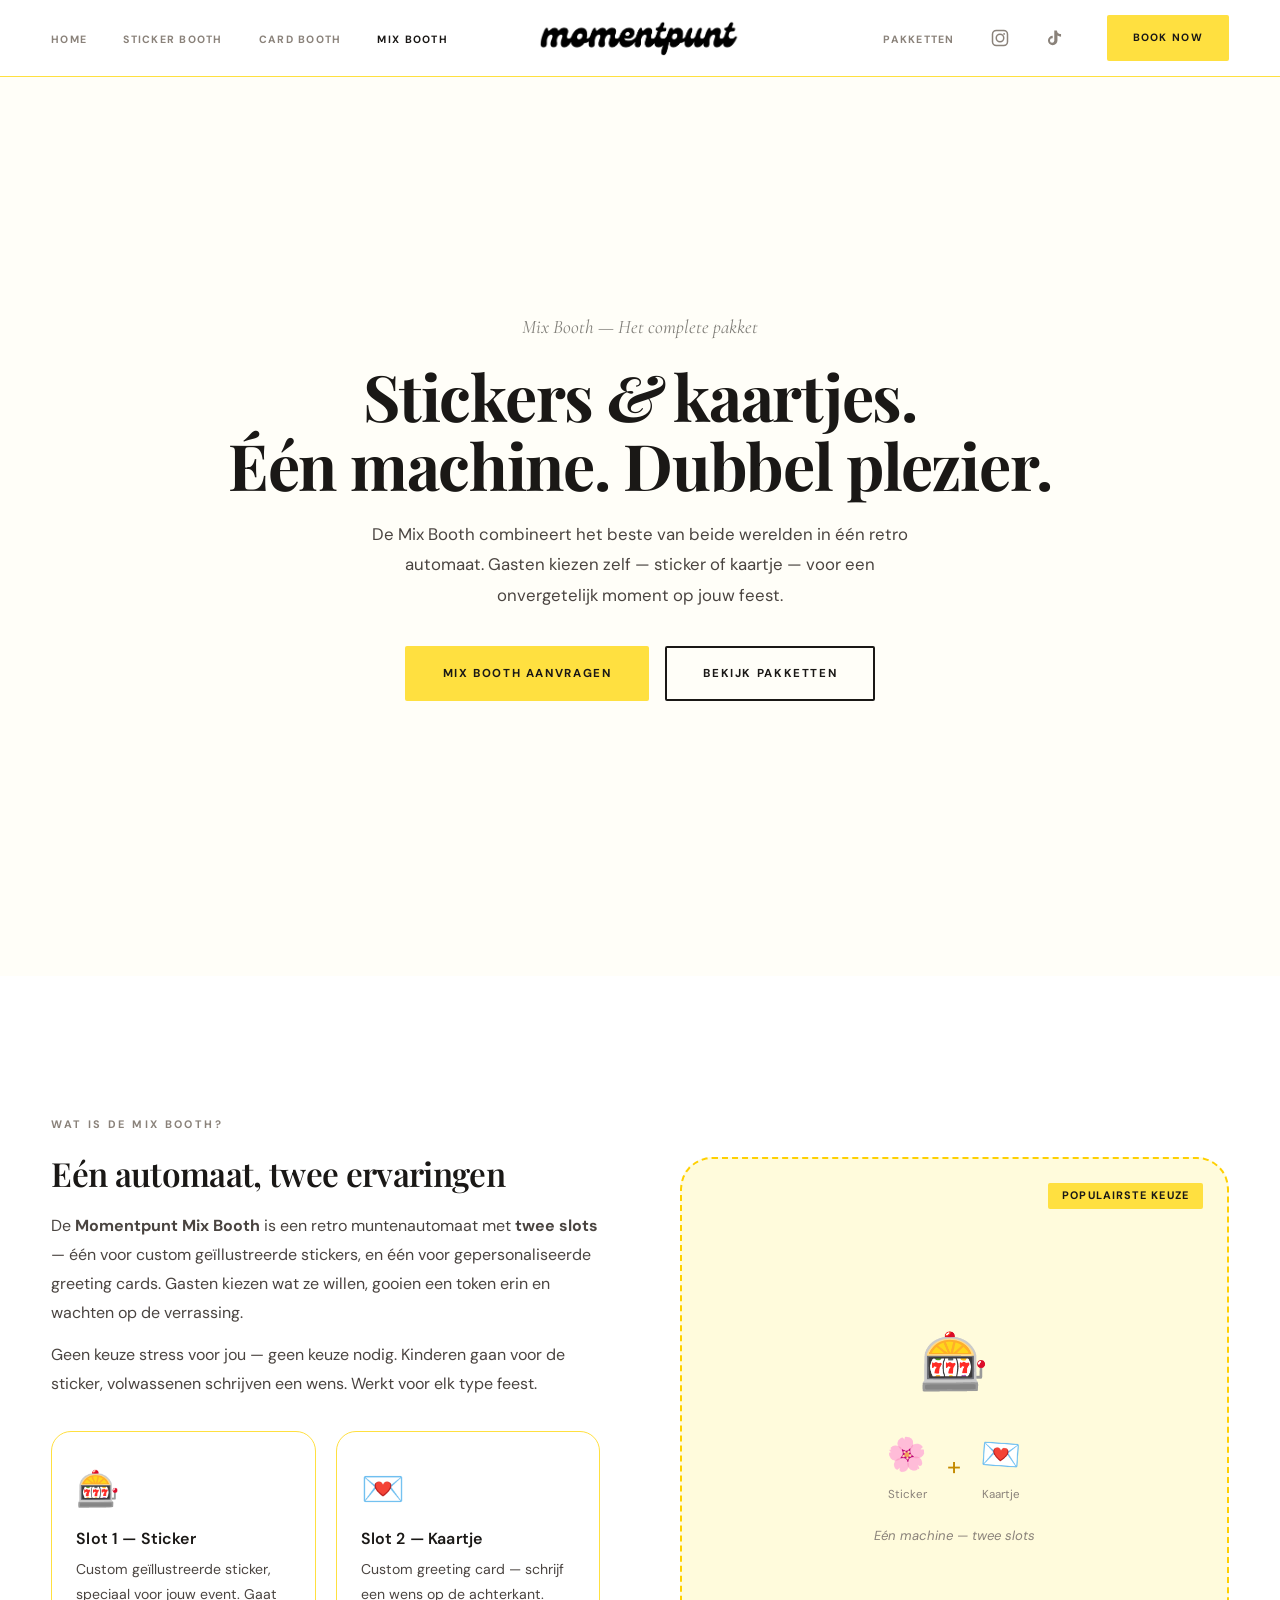
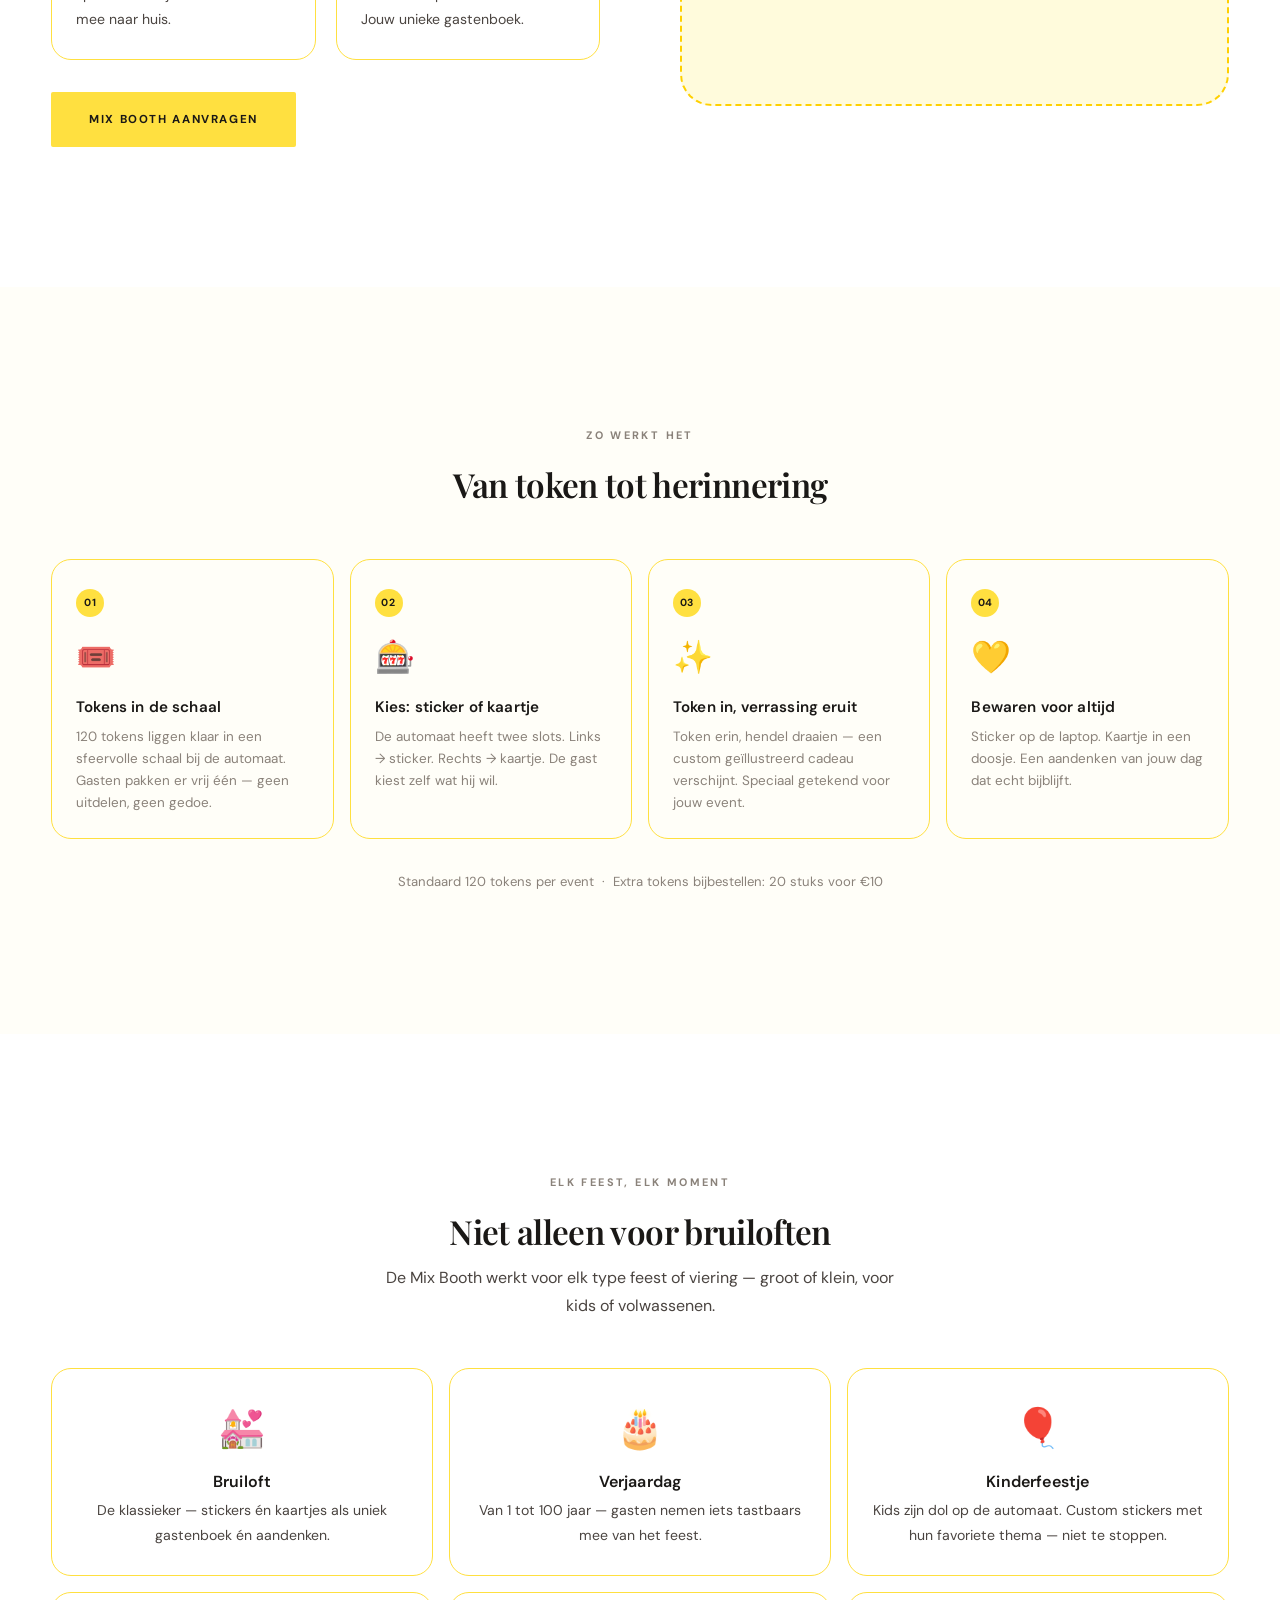
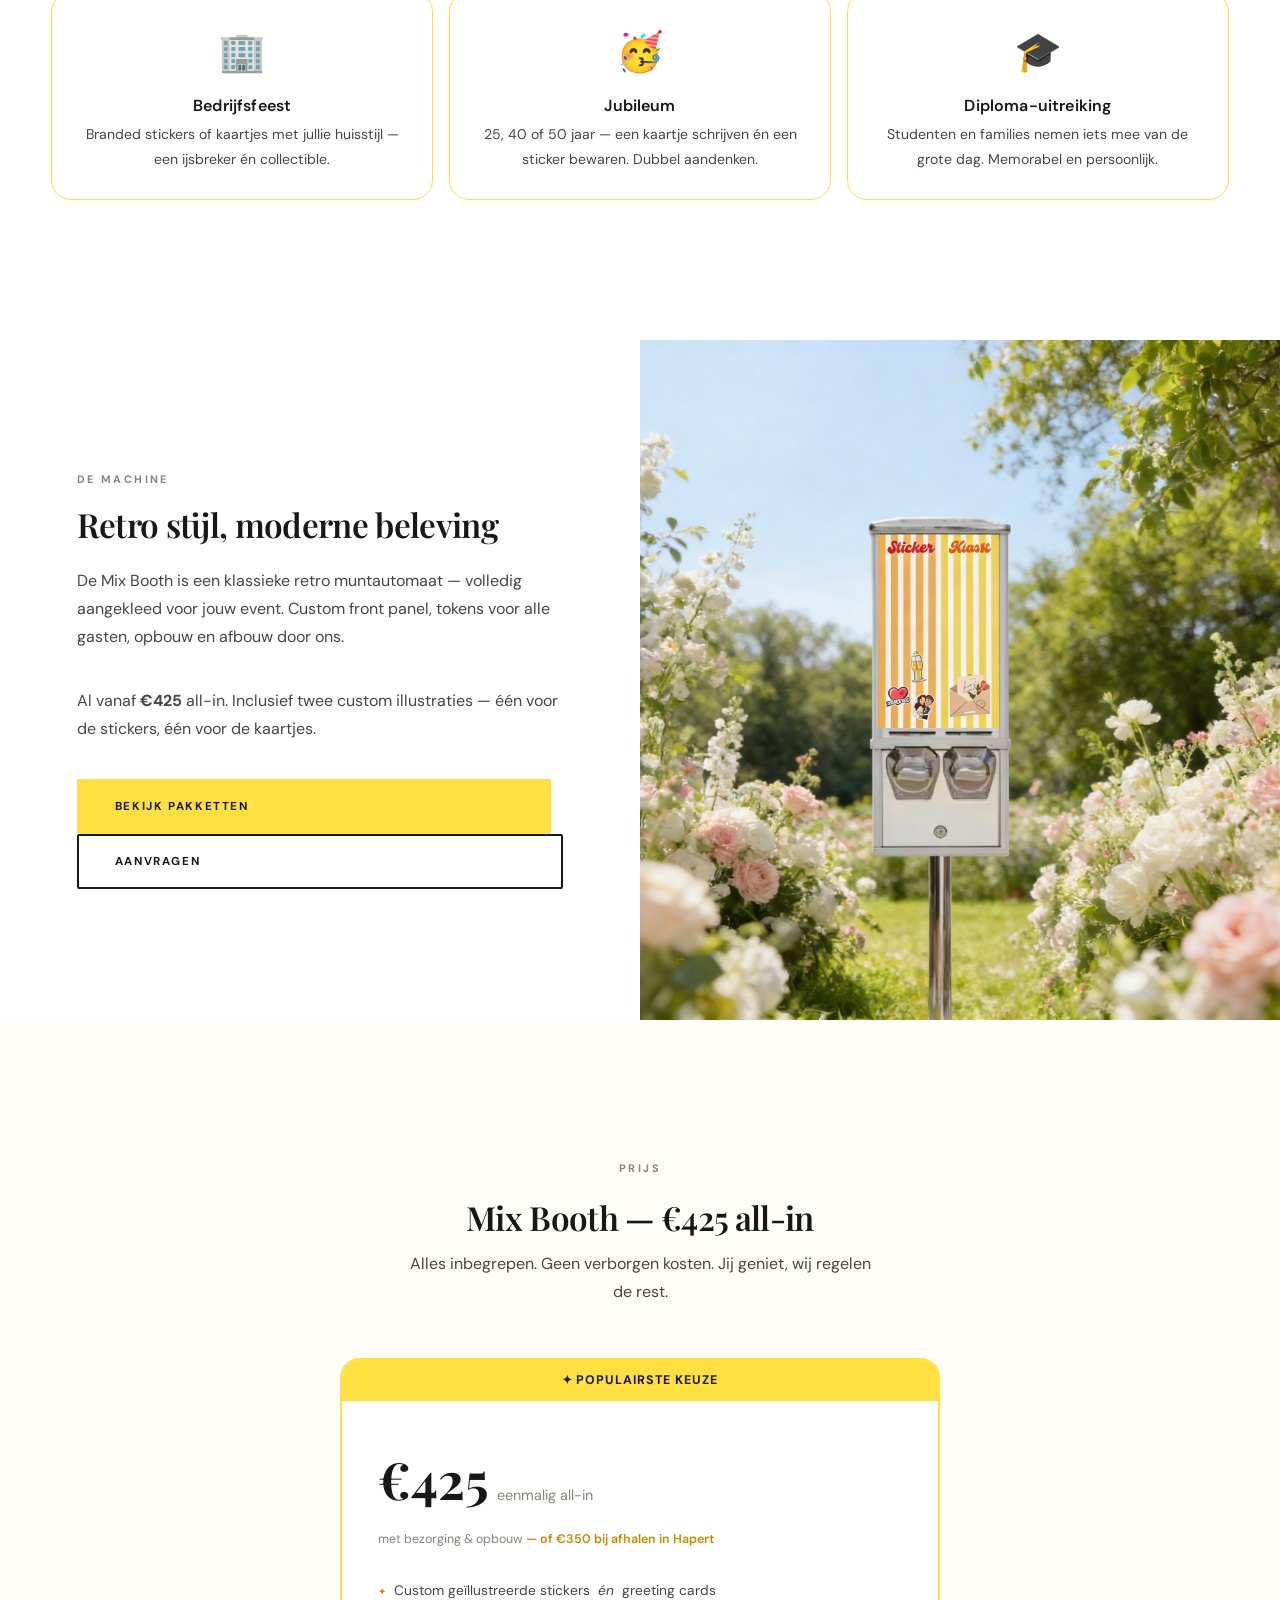
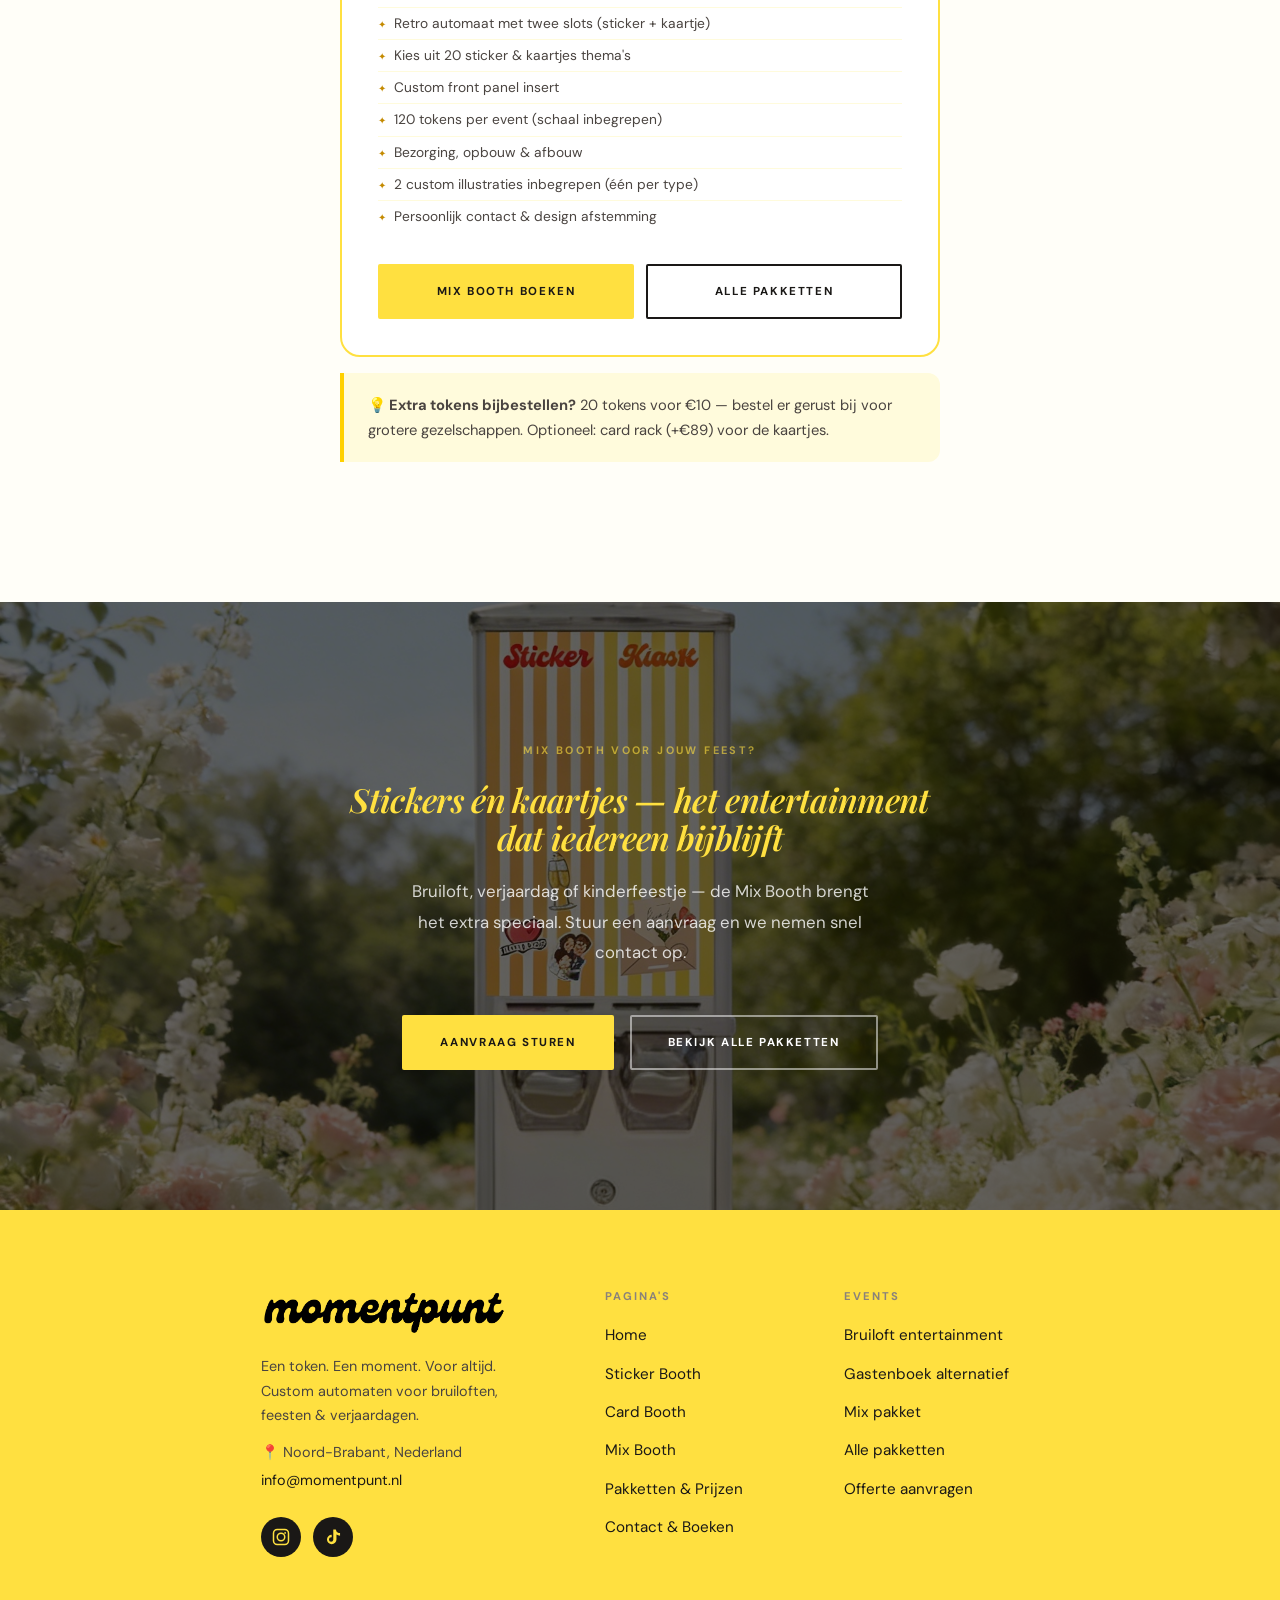
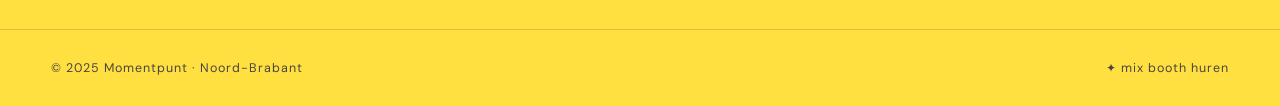
<file: mixbooth.html>
<!DOCTYPE html>
<html lang="nl">
<head>
  <meta charset="UTF-8" />
  <meta name="viewport" content="width=device-width, initial-scale=1.0" />
  <title>Mix Booth Huren | Sticker & Kaartjes Automaat — Momentpunt</title>
  <meta name="description" content="Huur de Mix Booth — één retro automaat met stickers én greeting cards. Perfect voor bruiloften, verjaardagen, kinderfeestjes en elk feest. Custom design, all-in vanaf €425." />
  <link rel="stylesheet" href="style.css" />
  <style>
    .mix-slots {
      display: grid;
      grid-template-columns: 1fr 1fr;
      gap: 20px;
      margin: 32px 0;
    }
    .mix-slot {
      background: var(--white);
      border: 1px solid var(--beige-3);
      border-radius: var(--radius-md);
      padding: 28px 24px;
    }
    .mix-slot-icon { font-size: 2.2rem; margin-bottom: 12px; }
    .mix-slot h4 { font-family: 'DM Sans', sans-serif; font-size: 1rem; margin-bottom: 10px; }
    .event-grid {
      display: grid;
      grid-template-columns: repeat(3, 1fr);
      gap: 16px;
      margin-top: 48px;
    }
    .event-card {
      background: var(--white);
      border: 1px solid var(--beige-3);
      border-radius: var(--radius-md);
      padding: 28px 20px;
      text-align: center;
      transition: all var(--transition);
    }
    .event-card:hover { box-shadow: var(--shadow-md); transform: translateY(-3px); }
    .event-icon { font-size: 2.4rem; margin-bottom: 12px; }
    @media (max-width: 900px) {
      .event-grid { grid-template-columns: repeat(2, 1fr); }
      .mix-slots { grid-template-columns: 1fr; }
    }
    @media (max-width: 640px) {
      .event-grid { grid-template-columns: 1fr 1fr; }
    }
  </style>
</head>
<body>

<nav class="nav scrolled" id="mainNav">
  <div class="nav-inner">
    <ul class="nav-links nav-links-left">
      <li><a href="index.html">Home</a></li>
      <li><a href="stickerbooth.html">Sticker Booth</a></li>
      <li><a href="greetingcardbooth.html">Card Booth</a></li>
      <li><a href="mixbooth.html" class="active">Mix Booth</a></li>
    </ul>
    <a href="index.html" class="nav-logo">
      <img src="images/logo.png" alt="Momentpunt" />
    </a>
    <ul class="nav-links nav-links-right">
      <li><a href="pakketten.html">Pakketten</a></li>
      <li><a href="https://instagram.com/momentpunt.nl" class="nav-icon" aria-label="Instagram"><svg width="18" height="18" viewBox="0 0 24 24" fill="none" xmlns="http://www.w3.org/2000/svg"><rect x="2" y="2" width="20" height="20" rx="5" stroke="currentColor" stroke-width="2"/><circle cx="12" cy="12" r="5" stroke="currentColor" stroke-width="2"/><circle cx="17.5" cy="6.5" r="1.2" fill="currentColor"/></svg></a></li>
      <li><a href="https://tiktok.com/@momentpunt.nl" class="nav-icon" aria-label="TikTok"><svg width="18" height="18" viewBox="0 0 24 24" fill="currentColor" xmlns="http://www.w3.org/2000/svg"><path d="M19.59 6.69a4.83 4.83 0 01-3.77-4.25V2h-3.45v13.67a2.89 2.89 0 01-2.88 2.5 2.89 2.89 0 01-2.89-2.89 2.89 2.89 0 012.89-2.89c.28 0 .54.04.79.1V9.01a6.34 6.34 0 00-6.34 6.34 6.34 6.34 0 006.34 6.34 6.34 6.34 0 006.33-6.34V8.69a8.19 8.19 0 004.79 1.52V6.76a4.84 4.84 0 01-1.02-.07z"/></svg></a></li>
      <li><a href="contact.html" class="btn btn-primary btn-sm nav-cta">Book Now</a></li>
    </ul>
    <button class="hamburger" onclick="toggleMenu()" aria-label="Menu">
      <span></span><span></span><span></span>
    </button>
  </div>
</nav>

<div class="mobile-menu" id="mobileMenu">
  <a href="index.html">Home</a>
  <a href="stickerbooth.html">Sticker Booth</a>
  <a href="greetingcardbooth.html">Card Booth</a>
  <a href="mixbooth.html" class="active">Mix Booth</a>
  <a href="pakketten.html">Pakketten</a>
  <a href="contact.html">Contact</a>
  <a href="contact.html" class="mobile-menu-cta">Book Now →</a>
</div>

<div class="nav-offset"></div>

<!-- ── Hero ── -->
<section class="hero hero-inner">
  <div class="container text-center" style="position:relative;z-index:2;">
    <p style="font-family:'Cormorant Garamond',serif;font-style:italic;font-size:1.2rem;color:rgba(26,24,18,.55);margin-bottom:16px;">Mix Booth — Het complete pakket</p>
    <h1>Stickers <em>&amp;</em> kaartjes.<br />Één machine. Dubbel plezier.</h1>
    <p style="font-size:1.05rem;color:var(--text-mid);max-width:560px;margin:20px auto 36px;line-height:1.8;">
      De Mix Booth combineert het beste van beide werelden in één retro automaat. Gasten kiezen zelf — sticker of kaartje — voor een onvergetelijk moment op jouw feest.
    </p>
    <div style="display:flex;gap:16px;justify-content:center;flex-wrap:wrap;">
      <a href="contact.html" class="btn btn-primary">Mix Booth aanvragen</a>
      <a href="pakketten.html" class="btn btn-secondary">Bekijk pakketten</a>
    </div>
  </div>
</section>

<!-- ── Wat is het? ── -->
<section class="section" style="background:var(--white);">
  <div class="container">
    <div class="two-col">
      <div class="fade-up">
        <div class="section-label">Wat is de Mix Booth?</div>
        <h2>Eén automaat, twee ervaringen</h2>
        <p style="margin-top:20px;font-size:1rem;line-height:1.8;">
          De <strong>Momentpunt Mix Booth</strong> is een retro muntenautomaat met <strong>twee slots</strong> — één voor custom geïllustreerde stickers, en één voor gepersonaliseerde greeting cards. Gasten kiezen wat ze willen, gooien een token erin en wachten op de verrassing.
        </p>
        <p style="margin-top:14px;font-size:1rem;line-height:1.8;">
          Geen keuze stress voor jou — geen keuze nodig. Kinderen gaan voor de sticker, volwassenen schrijven een wens. Werkt voor elk type feest.
        </p>
        <div class="mix-slots">
          <div class="mix-slot">
            <div class="mix-slot-icon">🎰</div>
            <h4>Slot 1 — Sticker</h4>
            <p style="font-size:0.88rem;">Custom geïllustreerde sticker, speciaal voor jouw event. Gaat mee naar huis.</p>
          </div>
          <div class="mix-slot">
            <div class="mix-slot-icon">💌</div>
            <h4>Slot 2 — Kaartje</h4>
            <p style="font-size:0.88rem;">Custom greeting card — schrijf een wens op de achterkant. Jouw unieke gastenboek.</p>
          </div>
        </div>
        <a href="contact.html" class="btn btn-primary">Mix Booth aanvragen</a>
      </div>
      <div class="fade-up" style="transition-delay:.1s;">
        <div class="feature-visual" style="padding:40px;gap:20px;">
          <div style="font-size:3.5rem;">🎰</div>
          <div class="sticker-tag" style="position:absolute;top:24px;right:24px;">Populairste keuze</div>
          <div style="display:flex;gap:20px;align-items:center;">
            <div style="text-align:center;">
              <div style="font-size:2rem;transform:rotate(-6deg);display:inline-block;">🌸</div>
              <p style="font-size:0.72rem;color:var(--text-soft);margin-top:4px;">Sticker</p>
            </div>
            <div style="font-size:1.6rem;color:var(--terra);">+</div>
            <div style="text-align:center;">
              <div style="font-size:2rem;transform:rotate(4deg);display:inline-block;">💌</div>
              <p style="font-size:0.72rem;color:var(--text-soft);margin-top:4px;">Kaartje</p>
            </div>
          </div>
          <div class="visual-caption">Eén machine — twee slots</div>
        </div>
      </div>
    </div>
  </div>
</section>

<!-- ── Zo werkt het ── -->
<section class="section" style="background:var(--beige-1);">
  <div class="container">
    <div class="text-center">
      <span class="section-label">Zo werkt het</span>
      <h2 style="max-width:560px;margin:0 auto;">Van token tot herinnering</h2>
    </div>
    <div class="hiw-grid">
      <div class="hiw-step fade-up">
        <span class="hiw-badge">01</span>
        <span class="hiw-icon">🎟️</span>
        <h4>Tokens in de schaal</h4>
        <p>120 tokens liggen klaar in een sfeervolle schaal bij de automaat. Gasten pakken er vrij één — geen uitdelen, geen gedoe.</p>
      </div>
      <div class="hiw-step fade-up" style="transition-delay:.08s;">
        <span class="hiw-badge">02</span>
        <span class="hiw-icon">🎰</span>
        <h4>Kies: sticker of kaartje</h4>
        <p>De automaat heeft twee slots. Links → sticker. Rechts → kaartje. De gast kiest zelf wat hij wil.</p>
      </div>
      <div class="hiw-step fade-up" style="transition-delay:.16s;">
        <span class="hiw-badge">03</span>
        <span class="hiw-icon">✨</span>
        <h4>Token in, verrassing eruit</h4>
        <p>Token erin, hendel draaien — een custom geïllustreerd cadeau verschijnt. Speciaal getekend voor jouw event.</p>
      </div>
      <div class="hiw-step fade-up" style="transition-delay:.24s;">
        <span class="hiw-badge">04</span>
        <span class="hiw-icon">💛</span>
        <h4>Bewaren voor altijd</h4>
        <p>Sticker op de laptop. Kaartje in een doosje. Een aandenken van jouw dag dat echt bijblijft.</p>
      </div>
    </div>
    <p style="margin-top:32px;text-align:center;font-size:0.82rem;color:var(--text-soft);">Standaard 120 tokens per event &nbsp;·&nbsp; Extra tokens bijbestellen: 20 stuks voor €10</p>
  </div>
</section>

<!-- ── Elk feest ── -->
<section class="section" style="background:var(--white);">
  <div class="container">
    <div class="text-center" style="margin-bottom:8px;">
      <div class="section-label fade-up">Elk feest, elk moment</div>
      <h2 class="fade-up">Niet alleen voor bruiloften</h2>
      <p class="fade-up" style="max-width:520px;margin:14px auto 0;">De Mix Booth werkt voor elk type feest of viering — groot of klein, voor kids of volwassenen.</p>
    </div>
    <div class="event-grid">
      <div class="event-card fade-up">
        <div class="event-icon">💒</div>
        <h4>Bruiloft</h4>
        <p style="font-size:0.88rem;margin-top:8px;">De klassieker — stickers én kaartjes als uniek gastenboek én aandenken.</p>
      </div>
      <div class="event-card fade-up" style="transition-delay:.06s;">
        <div class="event-icon">🎂</div>
        <h4>Verjaardag</h4>
        <p style="font-size:0.88rem;margin-top:8px;">Van 1 tot 100 jaar — gasten nemen iets tastbaars mee van het feest.</p>
      </div>
      <div class="event-card fade-up" style="transition-delay:.12s;">
        <div class="event-icon">🎈</div>
        <h4>Kinderfeestje</h4>
        <p style="font-size:0.88rem;margin-top:8px;">Kids zijn dol op de automaat. Custom stickers met hun favoriete thema — niet te stoppen.</p>
      </div>
      <div class="event-card fade-up" style="transition-delay:.18s;">
        <div class="event-icon">🏢</div>
        <h4>Bedrijfsfeest</h4>
        <p style="font-size:0.88rem;margin-top:8px;">Branded stickers of kaartjes met jullie huisstijl — een ijsbreker én collectible.</p>
      </div>
      <div class="event-card fade-up" style="transition-delay:.24s;">
        <div class="event-icon">🥳</div>
        <h4>Jubileum</h4>
        <p style="font-size:0.88rem;margin-top:8px;">25, 40 of 50 jaar — een kaartje schrijven én een sticker bewaren. Dubbel aandenken.</p>
      </div>
      <div class="event-card fade-up" style="transition-delay:.30s;">
        <div class="event-icon">🎓</div>
        <h4>Diploma-uitreiking</h4>
        <p style="font-size:0.88rem;margin-top:8px;">Studenten en families nemen iets mee van de grote dag. Memorabel en persoonlijk.</p>
      </div>
    </div>
  </div>
</section>

<!-- ── Machine photo ── -->
<div class="split-section split-reverse">
  <div class="split-media" style="background:#FFF9CC;">
    <img src="images/machine-garden.jpg" alt="Momentpunt Mix Booth op locatie" />
  </div>
  <div class="split-text">
    <span class="section-label">De machine</span>
    <h2>Retro stijl, moderne beleving</h2>
    <p>De Mix Booth is een klassieke retro muntautomaat — volledig aangekleed voor jouw event. Custom front panel, tokens voor alle gasten, opbouw en afbouw door ons.</p>
    <p>Al vanaf <strong>€425</strong> all-in. Inclusief twee custom illustraties — één voor de stickers, één voor de kaartjes.</p>
    <a href="pakketten.html" class="btn btn-primary" style="margin-right:12px;">Bekijk pakketten</a>
    <a href="contact.html" class="btn btn-secondary">Aanvragen</a>
  </div>
</div>

<!-- ── Prijs ── -->
<section class="section" style="background:var(--beige-1);">
  <div class="container">
    <div class="text-center" style="margin-bottom:52px;">
      <div class="section-label fade-up">Prijs</div>
      <h2 class="fade-up">Mix Booth — €425 all-in</h2>
      <p class="fade-up" style="max-width:480px;margin:14px auto 0;">Alles inbegrepen. Geen verborgen kosten. Jij geniet, wij regelen de rest.</p>
    </div>
    <div style="max-width:600px;margin:0 auto;" class="fade-up">
      <div style="background:var(--white);border:2px solid var(--beige-3);border-radius:var(--radius-md);overflow:hidden;">
        <div style="background:var(--beige-3);padding:10px;text-align:center;font-size:0.78rem;font-weight:700;letter-spacing:0.08em;text-transform:uppercase;">✦ Populairste keuze</div>
        <div style="padding:36px;">
          <div style="display:flex;align-items:baseline;gap:8px;margin-bottom:8px;">
            <span style="font-family:'Playfair Display',serif;font-size:3.2rem;font-weight:700;color:var(--text);">€425</span>
            <span style="color:var(--text-soft);font-size:0.9rem;">eenmalig all-in</span>
          </div>
          <p style="font-size:0.78rem;color:var(--text-soft);margin:0 0 4px;">met bezorging &amp; opbouw <span style="color:var(--terra);font-weight:600;">— of €350 bij afhalen in Hapert</span></p>
          <ul class="feature-list" style="margin-top:24px;">
            <li>Custom geïllustreerde stickers <em>én</em> greeting cards</li>
            <li>Retro automaat met twee slots (sticker + kaartje)</li>
            <li>Kies uit 20 sticker &amp; kaartjes thema's</li>
            <li>Custom front panel insert</li>
            <li>120 tokens per event (schaal inbegrepen)</li>
            <li>Bezorging, opbouw &amp; afbouw</li>
            <li>2 custom illustraties inbegrepen (één per type)</li>
            <li>Persoonlijk contact &amp; design afstemming</li>
          </ul>
          <div style="display:flex;gap:12px;margin-top:32px;flex-wrap:wrap;">
            <a href="contact.html" class="btn btn-primary" style="flex:1;justify-content:center;">Mix Booth boeken</a>
            <a href="pakketten.html" class="btn btn-secondary" style="flex:1;justify-content:center;">Alle pakketten</a>
          </div>
        </div>
      </div>
      <div class="info-box fade-up" style="margin-top:16px;">
        <strong>💡 Extra tokens bijbestellen?</strong> 20 tokens voor €10 — bestel er gerust bij voor grotere gezelschappen. Optioneel: card rack (+€89) voor de kaartjes.
      </div>
    </div>
  </div>
</section>

<!-- ── CTA ── -->
<section class="cta-photo" style="background-image: url('images/machine-garden.jpg');">
  <div class="container">
    <div class="cta-photo-inner fade-up">
      <span class="section-label">Mix Booth voor jouw feest?</span>
      <h2>Stickers én kaartjes — het entertainment<br />dat iedereen bijblijft</h2>
      <p>Bruiloft, verjaardag of kinderfeestje — de Mix Booth brengt het extra speciaal. Stuur een aanvraag en we nemen snel contact op.</p>
      <div style="display:flex;gap:16px;justify-content:center;flex-wrap:wrap;">
        <a href="contact.html" class="btn btn-primary">Aanvraag sturen</a>
        <a href="pakketten.html" class="btn btn-ghost">Bekijk alle pakketten</a>
      </div>
    </div>
  </div>
</section>

<footer>
  <div class="footer-inner container">
    <div class="footer-brand">
      <a href="index.html"><img src="images/logo.png" alt="Momentpunt" class="footer-logo-img" /></a>
      <p>Een token. Een moment. Voor altijd.<br />Custom automaten voor bruiloften, feesten &amp; verjaardagen.</p>
      <p style="margin-top:12px; color:var(--text-mid);">📍 Noord-Brabant, Nederland</p>
      <p style="margin-top:4px;"><a href="mailto:info@momentpunt.nl" style="color:var(--text);">info@momentpunt.nl</a></p>
      <div class="footer-socials">
        <a href="https://instagram.com/momentpunt.nl" aria-label="Instagram"><svg width="18" height="18" viewBox="0 0 24 24" fill="none" xmlns="http://www.w3.org/2000/svg"><rect x="2" y="2" width="20" height="20" rx="5" stroke="currentColor" stroke-width="2"/><circle cx="12" cy="12" r="5" stroke="currentColor" stroke-width="2"/><circle cx="17.5" cy="6.5" r="1.2" fill="currentColor"/></svg></a>
        <a href="https://tiktok.com/@momentpunt.nl" aria-label="TikTok"><svg width="18" height="18" viewBox="0 0 24 24" fill="currentColor" xmlns="http://www.w3.org/2000/svg"><path d="M19.59 6.69a4.83 4.83 0 01-3.77-4.25V2h-3.45v13.67a2.89 2.89 0 01-2.88 2.5 2.89 2.89 0 01-2.89-2.89 2.89 2.89 0 012.89-2.89c.28 0 .54.04.79.1V9.01a6.34 6.34 0 00-6.34 6.34 6.34 6.34 0 006.34 6.34 6.34 6.34 0 006.33-6.34V8.69a8.19 8.19 0 004.79 1.52V6.76a4.84 4.84 0 01-1.02-.07z"/></svg></a>
      </div>
    </div>
    <div class="footer-links">
      <h4>Pagina's</h4>
      <ul>
        <li><a href="index.html">Home</a></li>
        <li><a href="stickerbooth.html">Sticker Booth</a></li>
        <li><a href="greetingcardbooth.html">Card Booth</a></li>
        <li><a href="mixbooth.html">Mix Booth</a></li>
        <li><a href="pakketten.html">Pakketten &amp; Prijzen</a></li>
        <li><a href="contact.html">Contact &amp; Boeken</a></li>
      </ul>
    </div>
    <div class="footer-links">
      <h4>Events</h4>
      <ul>
        <li><a href="stickerbooth.html">Bruiloft entertainment</a></li>
        <li><a href="greetingcardbooth.html">Gastenboek alternatief</a></li>
        <li><a href="mixbooth.html">Mix pakket</a></li>
        <li><a href="pakketten.html">Alle pakketten</a></li>
        <li><a href="contact.html">Offerte aanvragen</a></li>
      </ul>
    </div>
  </div>
  <div class="footer-bottom">
    <div class="footer-bottom-inner">
      <span>© 2025 Momentpunt · Noord-Brabant</span>
      <span>✦ mix booth huren</span>
    </div>
  </div>
</footer>

<script>
  function toggleMenu() {
    const menu = document.getElementById('mobileMenu');
    const btn = document.querySelector('.hamburger');
    menu.classList.toggle('open');
    btn.classList.toggle('open');
  }
  document.addEventListener('click', function(e) {
    const menu = document.getElementById('mobileMenu');
    const nav = document.getElementById('mainNav');
    if (menu.classList.contains('open') && !nav.contains(e.target) && !menu.contains(e.target)) {
      menu.classList.remove('open');
      document.querySelector('.hamburger').classList.remove('open');
    }
  });
  const observer = new IntersectionObserver((entries) => {
    entries.forEach(e => { if (e.isIntersecting) e.target.classList.add('visible'); });
  }, { threshold: 0.1 });
  document.querySelectorAll('.fade-up').forEach(el => observer.observe(el));
</script>
</body>
</html>
</file>
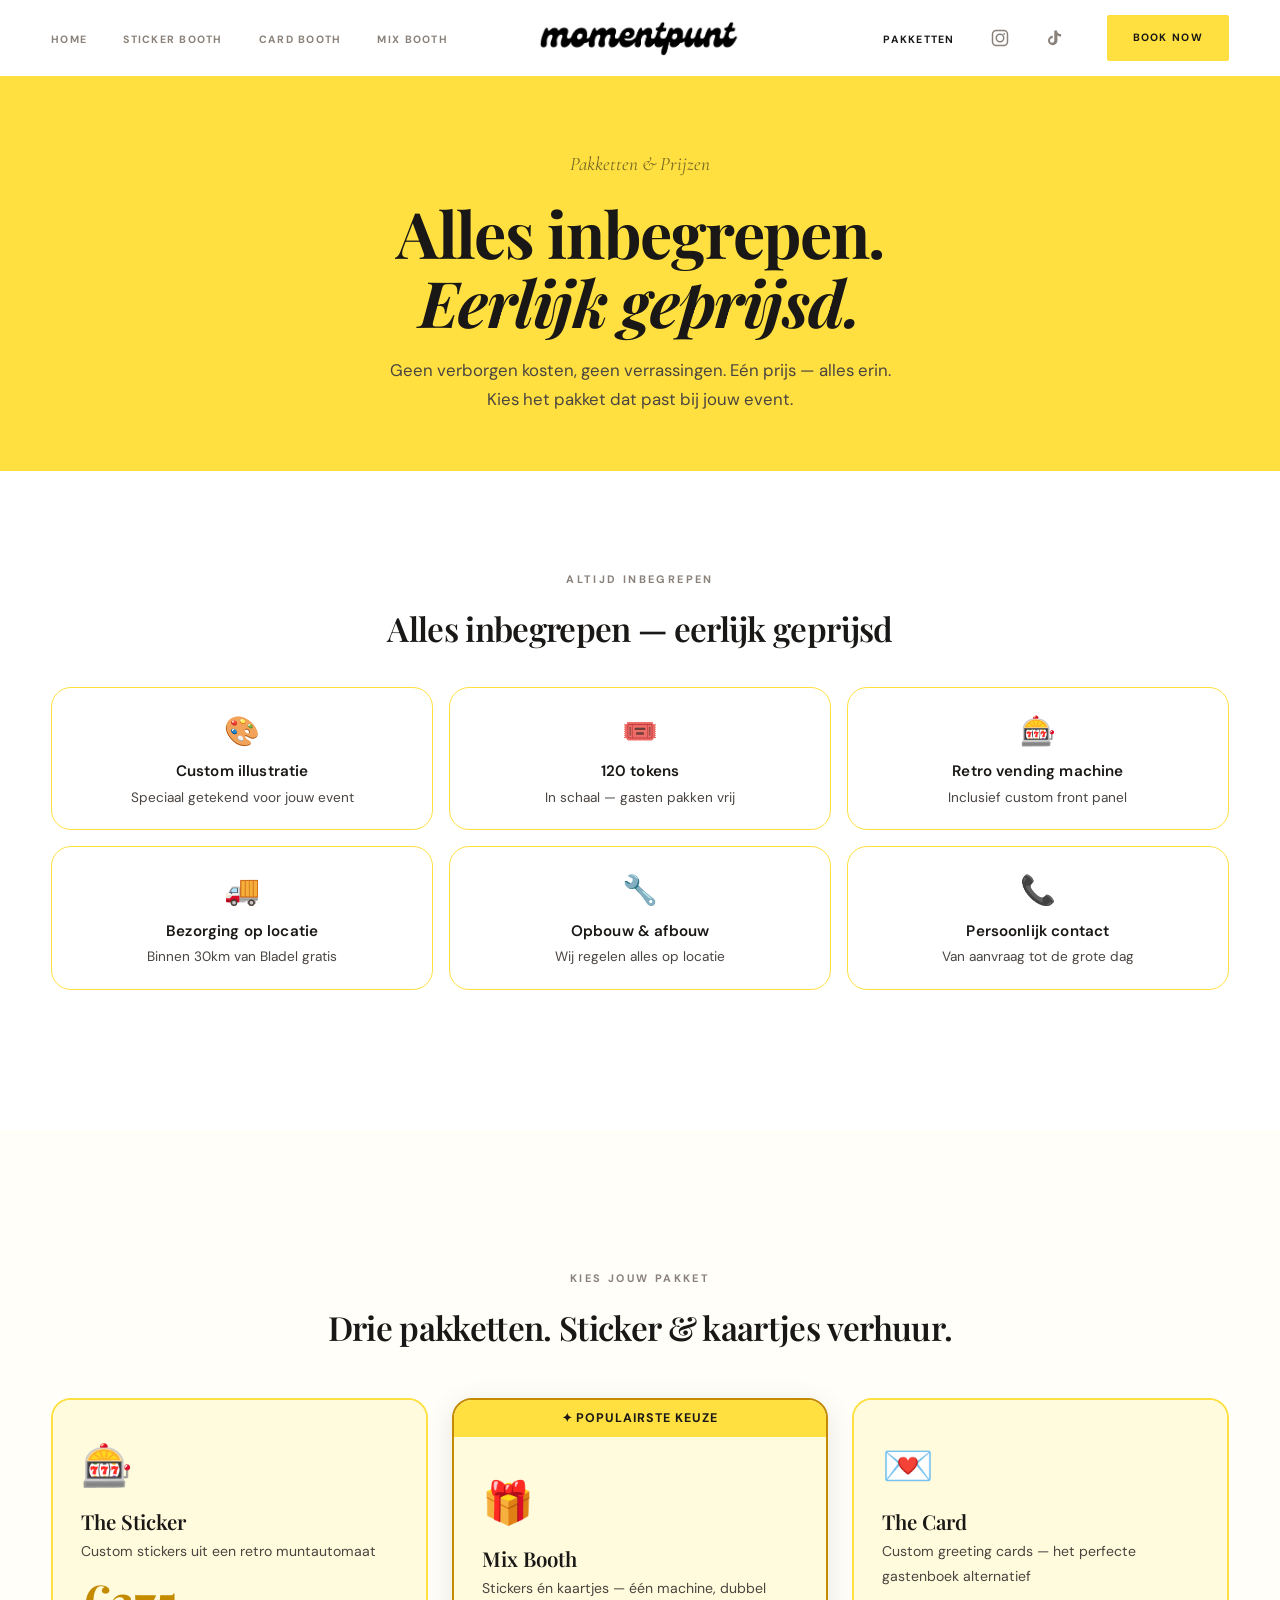
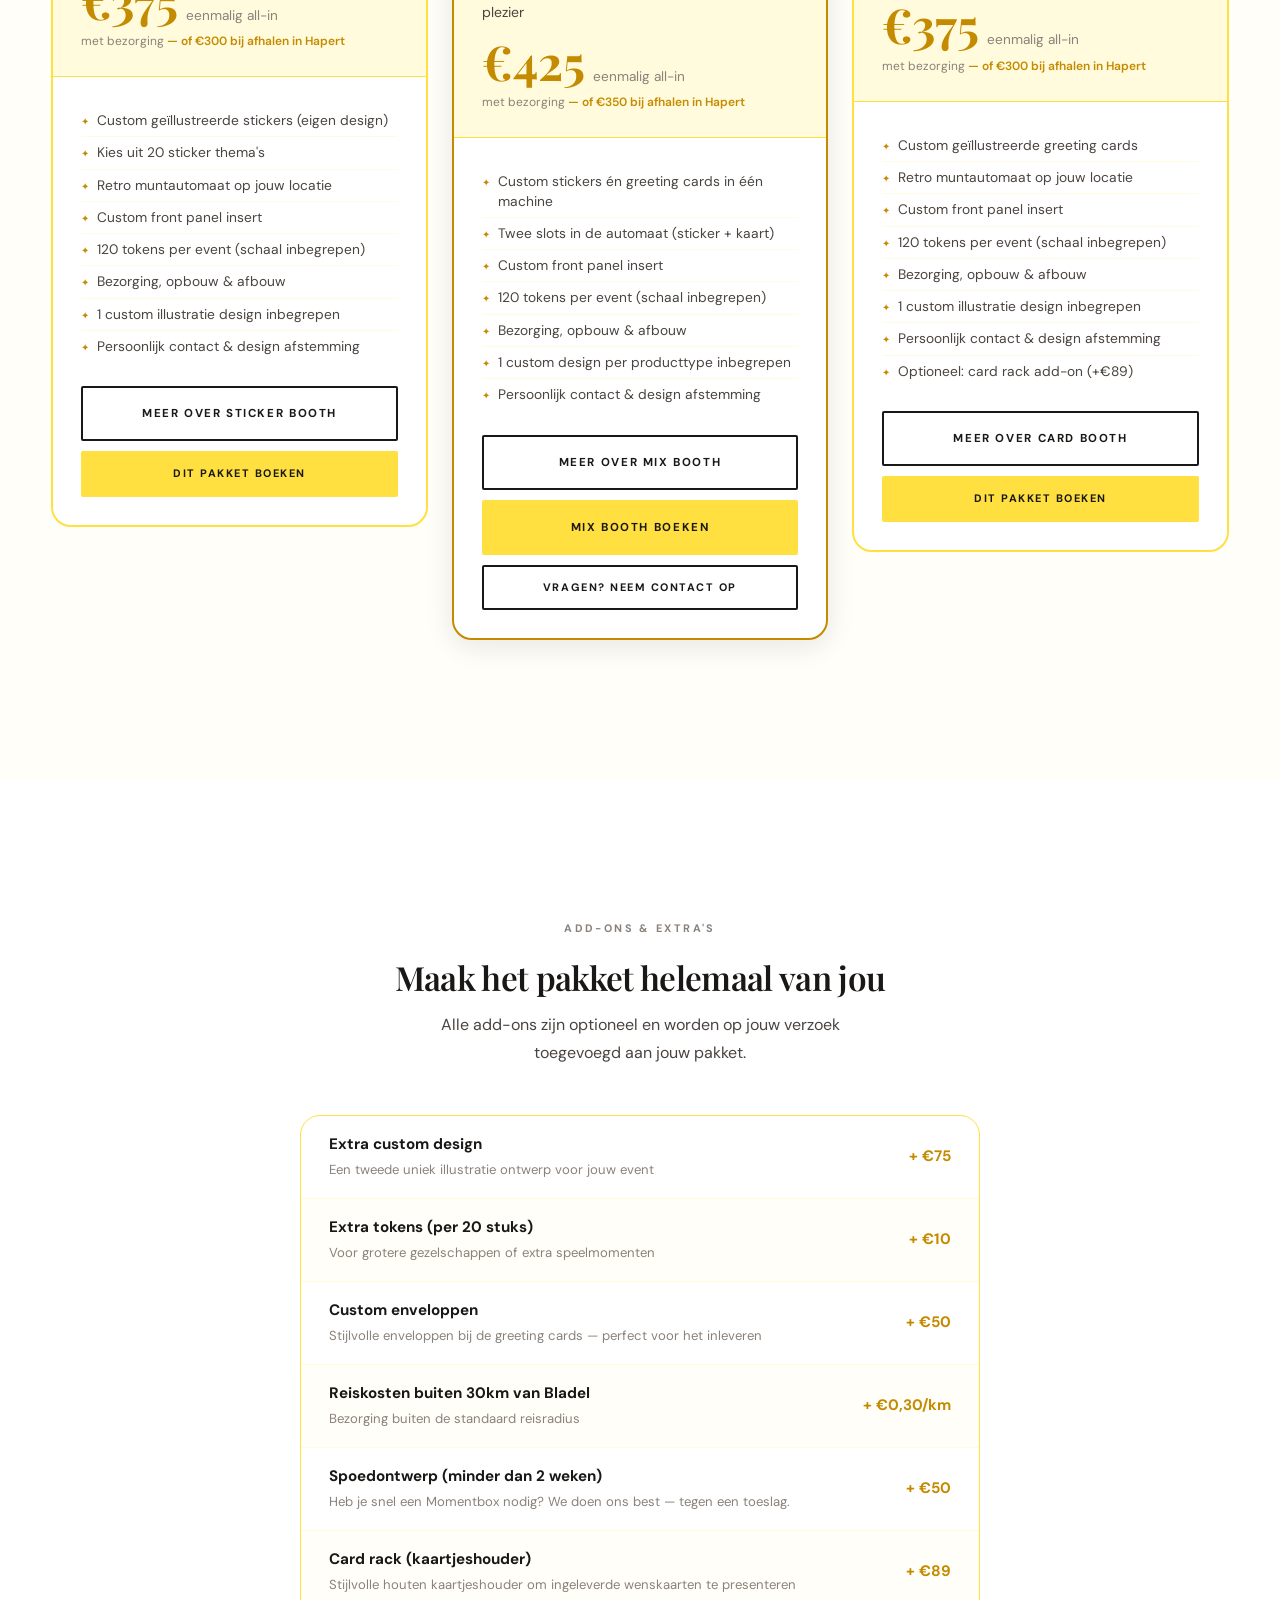
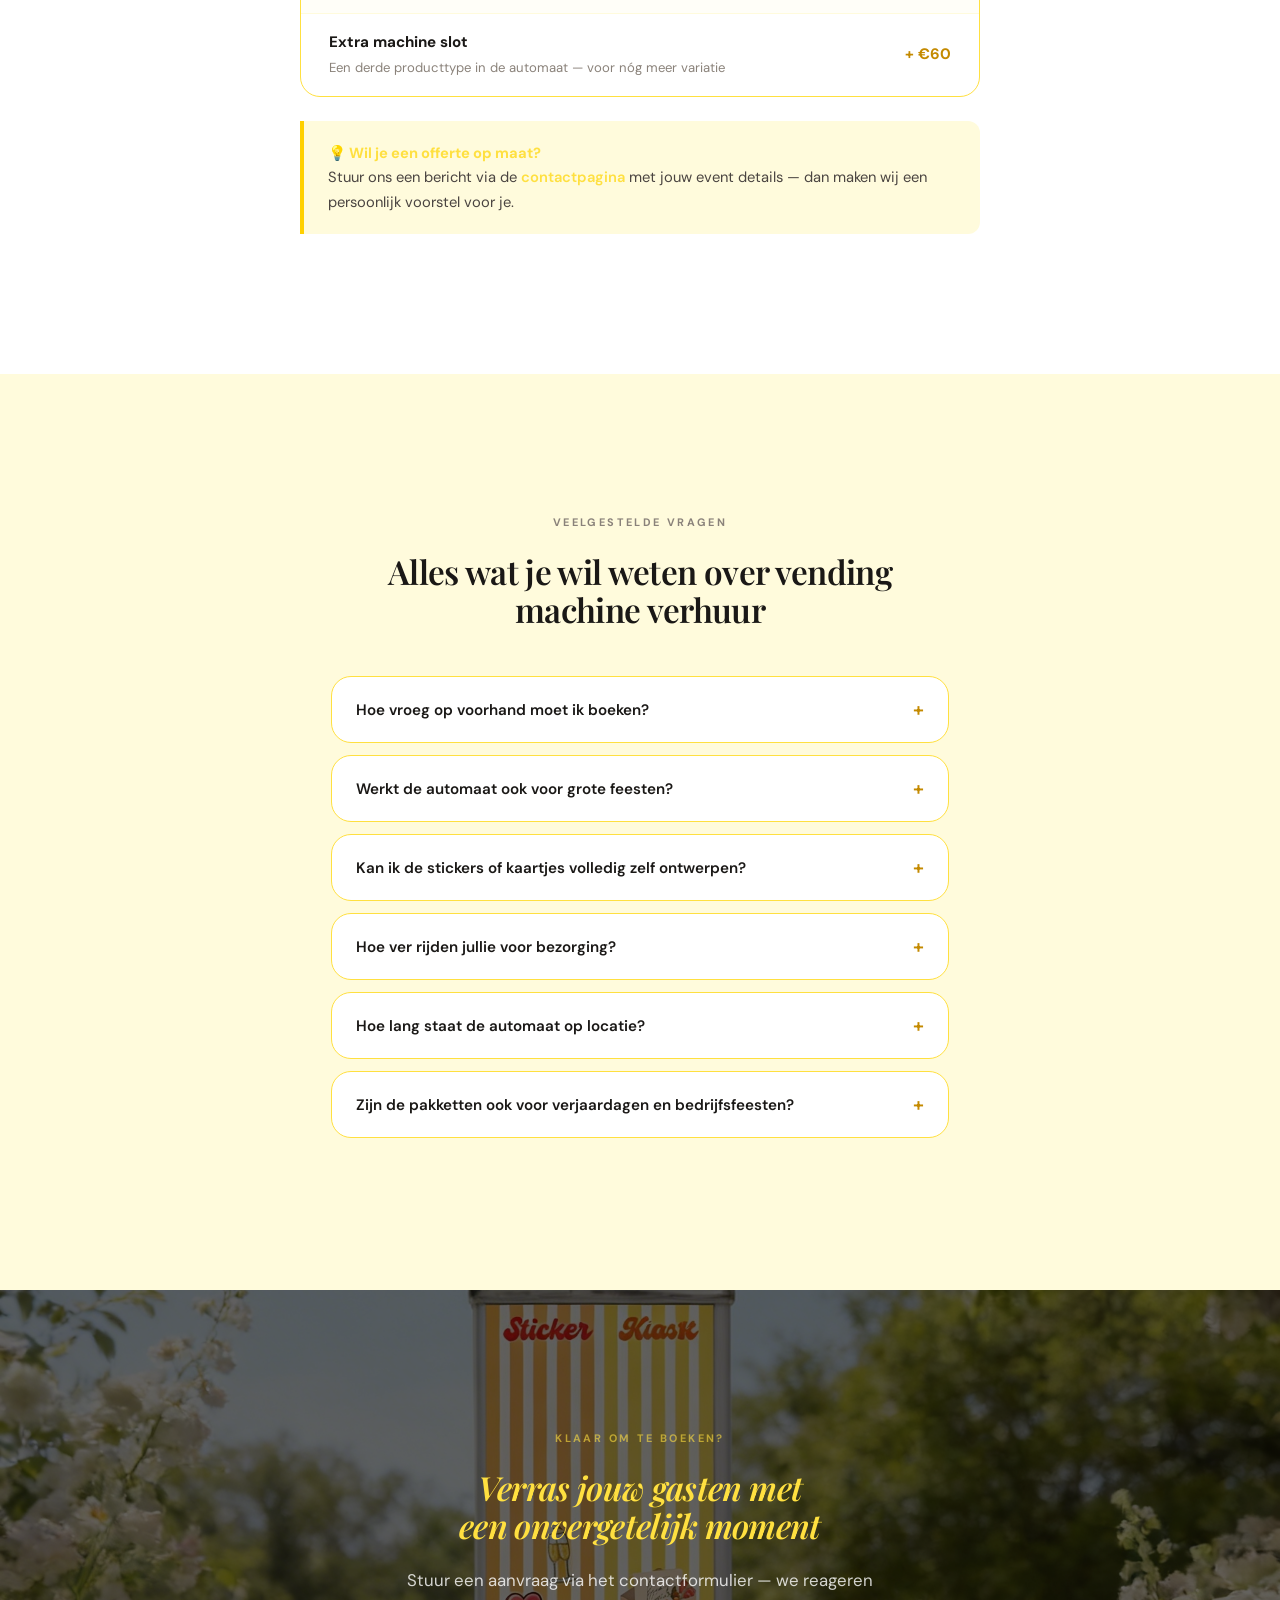
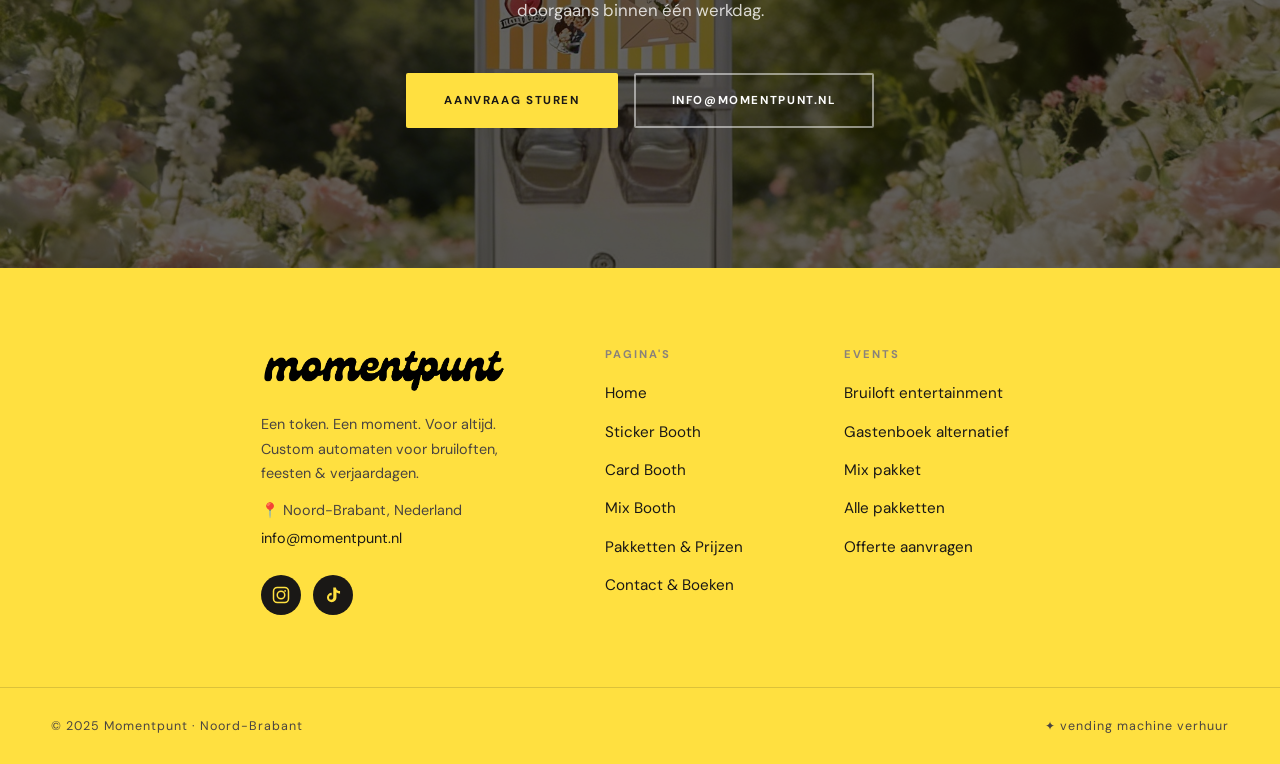
<file: pakketten.html>
<!DOCTYPE html>
<html lang="nl">
<head>
  <meta charset="UTF-8" />
  <meta name="viewport" content="width=device-width, initial-scale=1.0" />
  <title>Pakketten & Prijzen | Vending Machine Huren — Momentbox</title>
  <meta name="description" content="Bekijk alle Momentpunt pakketten voor sticker en kaartjes automaat verhuur. Bruiloft entertainment pakketten vanaf €375 all-in — inclusief custom design, munten, opbouw en afbouw. Noord-Brabant." />
  <link rel="stylesheet" href="style.css" />
  <style>
    .all-includes {
      display: grid;
      grid-template-columns: repeat(3, 1fr);
      gap: 16px;
      margin: 40px 0;
    }
    .include-item {
      background: var(--white);
      border: 1px solid var(--beige-3);
      border-radius: var(--radius-md);
      padding: 20px;
      text-align: center;
    }
    .include-icon { font-size: 1.8rem; margin-bottom: 8px; }
    .include-item p { font-size: 0.85rem; margin-top: 6px; }
    .faq-item {
      background: var(--white);
      border: 1px solid var(--beige-3);
      border-radius: var(--radius-md);
      margin-bottom: 12px;
      overflow: hidden;
    }
    .faq-q {
      width: 100%;
      background: none;
      border: none;
      padding: 20px 24px;
      text-align: left;
      font-family: 'DM Sans', sans-serif;
      font-size: 0.95rem;
      font-weight: 600;
      color: var(--text);
      cursor: pointer;
      display: flex;
      justify-content: space-between;
      align-items: center;
    }
    .faq-q:hover { background: var(--beige-2); }
    .faq-icon { font-size: 1.2rem; color: var(--terra); transition: transform 0.3s; }
    .faq-a {
      display: none;
      padding: 0 24px 20px;
      font-size: 0.92rem;
      color: var(--text-mid);
      line-height: 1.7;
    }
    .faq-item.open .faq-a { display: block; }
    .faq-item.open .faq-icon { transform: rotate(45deg); }
    .packages-big {
      display: grid;
      grid-template-columns: repeat(3, 1fr);
      gap: 24px;
      align-items: start;
    }
    .pkg-big {
      border-radius: var(--radius-md);
      overflow: hidden;
      border: 2px solid var(--beige-3);
      background: var(--white);
      transition: all var(--transition);
    }
    .pkg-big:hover { border-color: var(--terra); box-shadow: var(--shadow-md); transform: translateY(-4px); }
    .pkg-big.featured { border-color: var(--terra); box-shadow: var(--shadow-md); }
    .pkg-head {
      padding: 32px 28px 24px;
      background: var(--beige-2);
      border-bottom: 1px solid var(--beige-3);
    }
    .pkg-big.featured .pkg-head {
      background: linear-gradient(135deg, rgba(212,149,106,.12), var(--beige-2));
    }
    .pkg-price-row {
      display: flex;
      align-items: baseline;
      gap: 8px;
      margin: 12px 0 4px;
    }
    .pkg-price {
      font-family: 'Playfair Display', serif;
      font-size: 3rem;
      font-weight: 700;
      color: var(--terra);
      line-height: 1;
    }
    .pkg-body { padding: 28px; }
    @media (max-width: 900px) {
      .packages-big { grid-template-columns: 1fr; max-width: 440px; margin: 0 auto; }
      .all-includes { grid-template-columns: repeat(2, 1fr); }
    }
    @media (max-width: 480px) {
      .all-includes { grid-template-columns: 1fr 1fr; }
    }
  </style>
</head>
<body>

<nav class="nav scrolled" id="mainNav">
  <div class="nav-inner">
    <ul class="nav-links nav-links-left">
      <li><a href="index.html">Home</a></li>
      <li><a href="stickerbooth.html">Sticker Booth</a></li>
      <li><a href="greetingcardbooth.html">Card Booth</a></li>
      <li><a href="mixbooth.html">Mix Booth</a></li>
    </ul>
    <a href="index.html" class="nav-logo">
      <img src="images/logo.png" alt="Momentpunt" />
    </a>
    <ul class="nav-links nav-links-right">
      <li><a href="pakketten.html" class="active">Pakketten</a></li>
      <li><a href="https://instagram.com/momentpunt.nl" class="nav-icon" aria-label="Instagram"><svg width="18" height="18" viewBox="0 0 24 24" fill="none" xmlns="http://www.w3.org/2000/svg"><rect x="2" y="2" width="20" height="20" rx="5" stroke="currentColor" stroke-width="2"/><circle cx="12" cy="12" r="5" stroke="currentColor" stroke-width="2"/><circle cx="17.5" cy="6.5" r="1.2" fill="currentColor"/></svg></a></li>
      <li><a href="https://tiktok.com/@momentpunt.nl" class="nav-icon" aria-label="TikTok"><svg width="18" height="18" viewBox="0 0 24 24" fill="currentColor" xmlns="http://www.w3.org/2000/svg"><path d="M19.59 6.69a4.83 4.83 0 01-3.77-4.25V2h-3.45v13.67a2.89 2.89 0 01-2.88 2.5 2.89 2.89 0 01-2.89-2.89 2.89 2.89 0 012.89-2.89c.28 0 .54.04.79.1V9.01a6.34 6.34 0 00-6.34 6.34 6.34 6.34 0 006.34 6.34 6.34 6.34 0 006.33-6.34V8.69a8.19 8.19 0 004.79 1.52V6.76a4.84 4.84 0 01-1.02-.07z"/></svg></a></li>
      <li><a href="contact.html" class="btn btn-primary btn-sm nav-cta">Book Now</a></li>
    </ul>
    <button class="hamburger" onclick="toggleMenu()" aria-label="Menu">
      <span></span><span></span><span></span>
    </button>
  </div>
</nav>

<div class="mobile-menu" id="mobileMenu">
  <a href="index.html">Home</a>
  <a href="stickerbooth.html">Sticker Booth</a>
  <a href="greetingcardbooth.html">Card Booth</a>
  <a href="mixbooth.html">Mix Booth</a>
  <a href="pakketten.html" class="active">Pakketten</a>
  <a href="contact.html">Contact</a>
  <a href="contact.html" class="mobile-menu-cta">Book Now →</a>
</div>

<div class="nav-offset"></div>

<!-- ── Hero ── -->
<section style="background:var(--beige-3);padding:72px 0 56px;position:relative;overflow:hidden;">
  <div class="container text-center" style="position:relative;z-index:2;">
    <p style="font-family:'Cormorant Garamond',serif;font-style:italic;font-size:1.2rem;color:rgba(26,24,18,.6);margin-bottom:16px;">Pakketten &amp; Prijzen</p>
    <h1 class="fade-up">Alles inbegrepen.<br /><em>Eerlijk geprijsd.</em></h1>
    <p class="fade-up" style="max-width:520px;margin:20px auto 0;font-size:1.05rem;color:var(--text-mid);line-height:1.75;">
      Geen verborgen kosten, geen verrassingen. Eén prijs — alles erin. Kies het pakket dat past bij jouw event.
    </p>
  </div>
</section>

<!-- ── All-includes ── -->
<section class="section-sm" style="background:var(--white);">
  <div class="container">
    <div class="text-center" style="margin-bottom:32px;">
      <div class="section-label fade-up">Altijd inbegrepen</div>
      <h2 class="fade-up">Alles inbegrepen — eerlijk geprijsd</h2>
    </div>
    <div class="all-includes fade-up">
      <div class="include-item">
        <div class="include-icon">🎨</div>
        <h4 style="font-family:'DM Sans',sans-serif;font-size:0.95rem;">Custom illustratie</h4>
        <p>Speciaal getekend voor jouw event</p>
      </div>
      <div class="include-item">
        <div class="include-icon">🎟️</div>
        <h4 style="font-family:'DM Sans',sans-serif;font-size:0.95rem;">120 tokens</h4>
        <p>In schaal — gasten pakken vrij</p>
      </div>
      <div class="include-item">
        <div class="include-icon">🎰</div>
        <h4 style="font-family:'DM Sans',sans-serif;font-size:0.95rem;">Retro vending machine</h4>
        <p>Inclusief custom front panel</p>
      </div>
      <div class="include-item">
        <div class="include-icon">🚚</div>
        <h4 style="font-family:'DM Sans',sans-serif;font-size:0.95rem;">Bezorging op locatie</h4>
        <p>Binnen 30km van Bladel gratis</p>
      </div>
      <div class="include-item">
        <div class="include-icon">🔧</div>
        <h4 style="font-family:'DM Sans',sans-serif;font-size:0.95rem;">Opbouw &amp; afbouw</h4>
        <p>Wij regelen alles op locatie</p>
      </div>
      <div class="include-item">
        <div class="include-icon">📞</div>
        <h4 style="font-family:'DM Sans',sans-serif;font-size:0.95rem;">Persoonlijk contact</h4>
        <p>Van aanvraag tot de grote dag</p>
      </div>
    </div>
  </div>
</section>

<!-- ── Packages ── -->
<section class="section" style="background:var(--beige-1);">
  <div class="container">
    <div class="text-center" style="margin-bottom:52px;">
      <div class="section-label fade-up">Kies jouw pakket</div>
      <h2 class="fade-up">Drie pakketten. Sticker &amp; kaartjes verhuur.</h2>
    </div>

    <div class="packages-big">

      <!-- Sticker -->
      <div class="pkg-big fade-up" style="transition-delay:0s;">
        <div class="pkg-head">
          <div style="font-size:2.6rem;margin-bottom:10px;">🎰</div>
          <h3>The Sticker</h3>
          <p style="font-size:0.88rem;color:var(--text-mid);margin-top:6px;">Custom stickers uit een retro muntautomaat</p>
          <div class="pkg-price-row">
            <span class="pkg-price">€375</span>
            <span style="color:var(--text-soft);font-size:0.85rem;">eenmalig all-in</span>
          </div>
          <p style="font-size:0.75rem;color:var(--text-soft);margin:4px 0 0;">met bezorging <span style="color:var(--terra);font-weight:600;">— of €300 bij afhalen in Hapert</span></p>
        </div>
        <div class="pkg-body">
          <ul class="feature-list">
            <li>Custom geïllustreerde stickers (eigen design)</li>
            <li>Kies uit 20 sticker thema's</li>
            <li>Retro muntautomaat op jouw locatie</li>
            <li>Custom front panel insert</li>
            <li>120 tokens per event (schaal inbegrepen)</li>
            <li>Bezorging, opbouw &amp; afbouw</li>
            <li>1 custom illustratie design inbegrepen</li>
            <li>Persoonlijk contact &amp; design afstemming</li>
          </ul>
          <a href="stickerbooth.html" class="btn btn-secondary" style="margin-top:24px;width:100%;justify-content:center;">Meer over Sticker Booth</a>
          <a href="contact.html" class="btn btn-primary btn-sm" style="margin-top:10px;width:100%;justify-content:center;">Dit pakket boeken</a>
        </div>
      </div>

      <!-- Mix (featured) -->
      <div class="pkg-big featured fade-up" style="transition-delay:.1s;">
        <div style="background:var(--beige-3);color:var(--text);text-align:center;padding:8px;font-size:0.78rem;font-weight:700;letter-spacing:0.08em;text-transform:uppercase;">
          ✦ Populairste keuze
        </div>
        <div class="pkg-head" style="background:var(--beige-2);">
          <div style="font-size:2.6rem;margin-bottom:10px;">🎁</div>
          <h3>Mix Booth</h3>
          <p style="font-size:0.88rem;color:var(--text-mid);margin-top:6px;">Stickers én kaartjes — één machine, dubbel plezier</p>
          <div class="pkg-price-row">
            <span class="pkg-price">€425</span>
            <span style="color:var(--text-soft);font-size:0.85rem;">eenmalig all-in</span>
          </div>
          <p style="font-size:0.75rem;color:var(--text-soft);margin:4px 0 0;">met bezorging <span style="color:var(--terra);font-weight:600;">— of €350 bij afhalen in Hapert</span></p>
        </div>
        <div class="pkg-body">
          <ul class="feature-list">
            <li>Custom stickers én greeting cards in één machine</li>
            <li>Twee slots in de automaat (sticker + kaart)</li>
            <li>Custom front panel insert</li>
            <li>120 tokens per event (schaal inbegrepen)</li>
            <li>Bezorging, opbouw &amp; afbouw</li>
            <li>1 custom design per producttype inbegrepen</li>
            <li>Persoonlijk contact &amp; design afstemming</li>
          </ul>
          <a href="mixbooth.html" class="btn btn-secondary" style="margin-top:24px;width:100%;justify-content:center;">Meer over Mix Booth</a>
          <a href="contact.html" class="btn btn-primary" style="margin-top:10px;width:100%;justify-content:center;">Mix Booth boeken</a>
          <a href="contact.html" class="btn btn-secondary btn-sm" style="margin-top:10px;width:100%;justify-content:center;">Vragen? Neem contact op</a>
        </div>
      </div>

      <!-- Card -->
      <div class="pkg-big fade-up" style="transition-delay:.2s;">
        <div class="pkg-head">
          <div style="font-size:2.6rem;margin-bottom:10px;">💌</div>
          <h3>The Card</h3>
          <p style="font-size:0.88rem;color:var(--text-mid);margin-top:6px;">Custom greeting cards — het perfecte gastenboek alternatief</p>
          <div class="pkg-price-row">
            <span class="pkg-price">€375</span>
            <span style="color:var(--text-soft);font-size:0.85rem;">eenmalig all-in</span>
          </div>
          <p style="font-size:0.75rem;color:var(--text-soft);margin:4px 0 0;">met bezorging <span style="color:var(--terra);font-weight:600;">— of €300 bij afhalen in Hapert</span></p>
        </div>
        <div class="pkg-body">
          <ul class="feature-list">
            <li>Custom geïllustreerde greeting cards</li>
            <li>Retro muntautomaat op jouw locatie</li>
            <li>Custom front panel insert</li>
            <li>120 tokens per event (schaal inbegrepen)</li>
            <li>Bezorging, opbouw &amp; afbouw</li>
            <li>1 custom illustratie design inbegrepen</li>
            <li>Persoonlijk contact &amp; design afstemming</li>
            <li>Optioneel: card rack add-on (+€89)</li>
          </ul>
          <a href="greetingcardbooth.html" class="btn btn-secondary" style="margin-top:24px;width:100%;justify-content:center;">Meer over Card Booth</a>
          <a href="contact.html" class="btn btn-primary btn-sm" style="margin-top:10px;width:100%;justify-content:center;">Dit pakket boeken</a>
        </div>
      </div>

    </div>
  </div>
</section>

<!-- ── Add-ons ── -->
<section class="section" style="background:var(--white);">
  <div class="container">
    <div class="text-center" style="margin-bottom:48px;">
      <div class="section-label fade-up">Add-ons &amp; extra's</div>
      <h2 class="fade-up">Maak het pakket helemaal van jou</h2>
      <p class="fade-up" style="max-width:480px;margin:14px auto 0;">Alle add-ons zijn optioneel en worden op jouw verzoek toegevoegd aan jouw pakket.</p>
    </div>

    <div class="addons-table fade-up" style="max-width:680px;margin:0 auto;">
      <div class="addon-row">
        <div>
          <strong>Extra custom design</strong>
          <p style="font-size:0.82rem;color:var(--text-soft);margin-top:2px;">Een tweede uniek illustratie ontwerp voor jouw event</p>
        </div>
        <span class="addon-price">+ €75</span>
      </div>
      <div class="addon-row">
        <div>
          <strong>Extra tokens (per 20 stuks)</strong>
          <p style="font-size:0.82rem;color:var(--text-soft);margin-top:2px;">Voor grotere gezelschappen of extra speelmomenten</p>
        </div>
        <span class="addon-price">+ €10</span>
      </div>
      <div class="addon-row">
        <div>
          <strong>Custom enveloppen</strong>
          <p style="font-size:0.82rem;color:var(--text-soft);margin-top:2px;">Stijlvolle enveloppen bij de greeting cards — perfect voor het inleveren</p>
        </div>
        <span class="addon-price">+ €50</span>
      </div>
      <div class="addon-row">
        <div>
          <strong>Reiskosten buiten 30km van Bladel</strong>
          <p style="font-size:0.82rem;color:var(--text-soft);margin-top:2px;">Bezorging buiten de standaard reisradius</p>
        </div>
        <span class="addon-price">+ €0,30/km</span>
      </div>
      <div class="addon-row">
        <div>
          <strong>Spoedontwerp (minder dan 2 weken)</strong>
          <p style="font-size:0.82rem;color:var(--text-soft);margin-top:2px;">Heb je snel een Momentbox nodig? We doen ons best — tegen een toeslag.</p>
        </div>
        <span class="addon-price">+ €50</span>
      </div>
      <div class="addon-row">
        <div>
          <strong>Card rack (kaartjeshouder)</strong>
          <p style="font-size:0.82rem;color:var(--text-soft);margin-top:2px;">Stijlvolle houten kaartjeshouder om ingeleverde wenskaarten te presenteren</p>
        </div>
        <span class="addon-price">+ €89</span>
      </div>
      <div class="addon-row">        <div>
          <strong>Extra machine slot</strong>
          <p style="font-size:0.82rem;color:var(--text-soft);margin-top:2px;">Een derde producttype in de automaat — voor nóg meer variatie</p>
        </div>
        <span class="addon-price">+ €60</span>
      </div>
    </div>

    <div class="info-box fade-up" style="max-width:680px;margin:24px auto 0;">
      <strong style="color:var(--beige-3);">💡 Wil je een offerte op maat?</strong><br />
      Stuur ons een bericht via de <a href="contact.html" style="color:var(--beige-3);font-weight:600;">contactpagina</a> met jouw event details — dan maken wij een persoonlijk voorstel voor je.
    </div>
  </div>
</section>

<!-- ── FAQ ── -->
<section class="section" style="background:var(--beige-2);">
  <div class="container" style="max-width:720px;">
    <div class="text-center" style="margin-bottom:48px;">
      <div class="section-label fade-up">Veelgestelde vragen</div>
      <h2 class="fade-up">Alles wat je wil weten over vending machine verhuur</h2>
    </div>

    <div class="fade-up">
      <div class="faq-item">
        <button class="faq-q" onclick="toggleFaq(this)">
          Hoe vroeg op voorhand moet ik boeken?
          <span class="faq-icon">+</span>
        </button>
        <div class="faq-a">Wij raden aan om minimaal 6–8 weken van tevoren te boeken zodat er voldoende tijd is voor het design proces. Minder dan 2 weken? Dat kan soms, maar er geldt dan een spoedtoeslag van €50.</div>
      </div>
      <div class="faq-item">
        <button class="faq-q" onclick="toggleFaq(this)">
          Werkt de automaat ook voor grote feesten?
          <span class="faq-icon">+</span>
        </button>
        <div class="faq-a">Absoluut. De automaat werkt voor feesten van 20 tot 400+ gasten. Standaard 120 tokens per event — extra tokens zijn eenvoudig bij te bestellen (20 stuks voor €10). De automaat is snel te bedienen, dus lange rijen zijn geen probleem.</div>
      </div>
      <div class="faq-item">
        <button class="faq-q" onclick="toggleFaq(this)">
          Kan ik de stickers of kaartjes volledig zelf ontwerpen?
          <span class="faq-icon">+</span>
        </button>
        <div class="faq-a">Het ontwerp wordt gemaakt door onze illustrator op basis van jouw wensen, stijl en thema. Jij geeft input en wij maken het werkelijkheid — inclusief feedbackrondes totdat je er blij mee bent.</div>
      </div>
      <div class="faq-item">
        <button class="faq-q" onclick="toggleFaq(this)">
          Hoe ver rijden jullie voor bezorging?
          <span class="faq-icon">+</span>
        </button>
        <div class="faq-a">Wij zijn gevestigd in Bladel (Noord-Brabant) en bezorgen gratis binnen 30km. Buiten die straal rekenen we €0,30 per extra kilometer. Nederland-breed is dus gewoon mogelijk.</div>
      </div>
      <div class="faq-item">
        <button class="faq-q" onclick="toggleFaq(this)">
          Hoe lang staat de automaat op locatie?
          <span class="faq-icon">+</span>
        </button>
        <div class="faq-a">De automaat staat de hele dag/avond bij jullie event — van opbouw voor aanvang tot afbouw na afloop. We bespreken de exacte tijden vooraf in overleg met de locatie.</div>
      </div>
      <div class="faq-item">
        <button class="faq-q" onclick="toggleFaq(this)">
          Zijn de pakketten ook voor verjaardagen en bedrijfsfeesten?
          <span class="faq-icon">+</span>
        </button>
        <div class="faq-a">Zeker! Momentpunt is voor elk feest. Bruiloften, verjaardagen, kinderfeestjes, jubilea, bedrijfsfeesten, diploma-uitreikingen, festivals — als er iets te vieren is, zorgen wij voor het entertainment.</div>
      </div>
    </div>
  </div>
</section>

<!-- ── CTA ── -->
<section class="cta-photo" style="background-image: url('images/machine-garden.jpg');">
  <div class="container">
    <div class="cta-photo-inner fade-up">
      <span class="section-label">Klaar om te boeken?</span>
      <h2>Verras jouw gasten met<br />een onvergetelijk moment</h2>
      <p>Stuur een aanvraag via het contactformulier — we reageren doorgaans binnen één werkdag.</p>
      <div style="display:flex;gap:16px;justify-content:center;flex-wrap:wrap;">
        <a href="contact.html" class="btn btn-primary">Aanvraag sturen</a>
        <a href="mailto:info@momentpunt.nl" class="btn btn-ghost">info@momentpunt.nl</a>
      </div>
    </div>
  </div>
</section>

<footer>
  <div class="footer-inner container">
    <div class="footer-brand">
      <a href="index.html"><img src="images/logo.png" alt="Momentpunt" class="footer-logo-img" /></a>
      <p>Een token. Een moment. Voor altijd.<br />Custom automaten voor bruiloften, feesten &amp; verjaardagen.</p>
      <p style="margin-top:12px; color:var(--text-mid);">📍 Noord-Brabant, Nederland</p>
      <p style="margin-top:4px;"><a href="mailto:info@momentpunt.nl" style="color:var(--text);">info@momentpunt.nl</a></p>
      <div class="footer-socials">
        <a href="https://instagram.com/momentpunt.nl" aria-label="Instagram"><svg width="18" height="18" viewBox="0 0 24 24" fill="none" xmlns="http://www.w3.org/2000/svg"><rect x="2" y="2" width="20" height="20" rx="5" stroke="currentColor" stroke-width="2"/><circle cx="12" cy="12" r="5" stroke="currentColor" stroke-width="2"/><circle cx="17.5" cy="6.5" r="1.2" fill="currentColor"/></svg></a>
        <a href="https://tiktok.com/@momentpunt.nl" aria-label="TikTok"><svg width="18" height="18" viewBox="0 0 24 24" fill="currentColor" xmlns="http://www.w3.org/2000/svg"><path d="M19.59 6.69a4.83 4.83 0 01-3.77-4.25V2h-3.45v13.67a2.89 2.89 0 01-2.88 2.5 2.89 2.89 0 01-2.89-2.89 2.89 2.89 0 012.89-2.89c.28 0 .54.04.79.1V9.01a6.34 6.34 0 00-6.34 6.34 6.34 6.34 0 006.34 6.34 6.34 6.34 0 006.33-6.34V8.69a8.19 8.19 0 004.79 1.52V6.76a4.84 4.84 0 01-1.02-.07z"/></svg></a>
      </div>
    </div>
    <div class="footer-links">
      <h4>Pagina's</h4>
      <ul>
        <li><a href="index.html">Home</a></li>
        <li><a href="stickerbooth.html">Sticker Booth</a></li>
        <li><a href="greetingcardbooth.html">Card Booth</a></li>
        <li><a href="mixbooth.html">Mix Booth</a></li>
        <li><a href="pakketten.html">Pakketten &amp; Prijzen</a></li>
        <li><a href="contact.html">Contact &amp; Boeken</a></li>
      </ul>
    </div>
    <div class="footer-links">
      <h4>Events</h4>
      <ul>
        <li><a href="stickerbooth.html">Bruiloft entertainment</a></li>
        <li><a href="greetingcardbooth.html">Gastenboek alternatief</a></li>
        <li><a href="mixbooth.html">Mix pakket</a></li>
        <li><a href="pakketten.html">Alle pakketten</a></li>
        <li><a href="contact.html">Offerte aanvragen</a></li>
      </ul>
    </div>
  </div>
  <div class="footer-bottom">
    <div class="footer-bottom-inner">
      <span>© 2025 Momentpunt · Noord-Brabant</span>
      <span>✦ vending machine verhuur</span>
    </div>
  </div>
</footer>

<script>
  function toggleMenu() {
    const menu = document.getElementById('mobileMenu');
    const btn = document.querySelector('.hamburger');
    menu.classList.toggle('open');
    btn.classList.toggle('open');
  }
  document.addEventListener('click', function(e) {
    const menu = document.getElementById('mobileMenu');
    const nav = document.getElementById('mainNav');
    if (menu.classList.contains('open') && !nav.contains(e.target) && !menu.contains(e.target)) {
      menu.classList.remove('open');
      document.querySelector('.hamburger').classList.remove('open');
    }
  });

  function toggleFaq(btn) {
    const item = btn.parentElement;
    const wasOpen = item.classList.contains('open');
    document.querySelectorAll('.faq-item').forEach(f => f.classList.remove('open'));
    if (!wasOpen) item.classList.add('open');
  }

  const observer = new IntersectionObserver((entries) => {
    entries.forEach(e => { if (e.isIntersecting) e.target.classList.add('visible'); });
  }, { threshold: 0.12 });
  document.querySelectorAll('.fade-up').forEach(el => observer.observe(el));
</script>
</body>
</html>
</file>
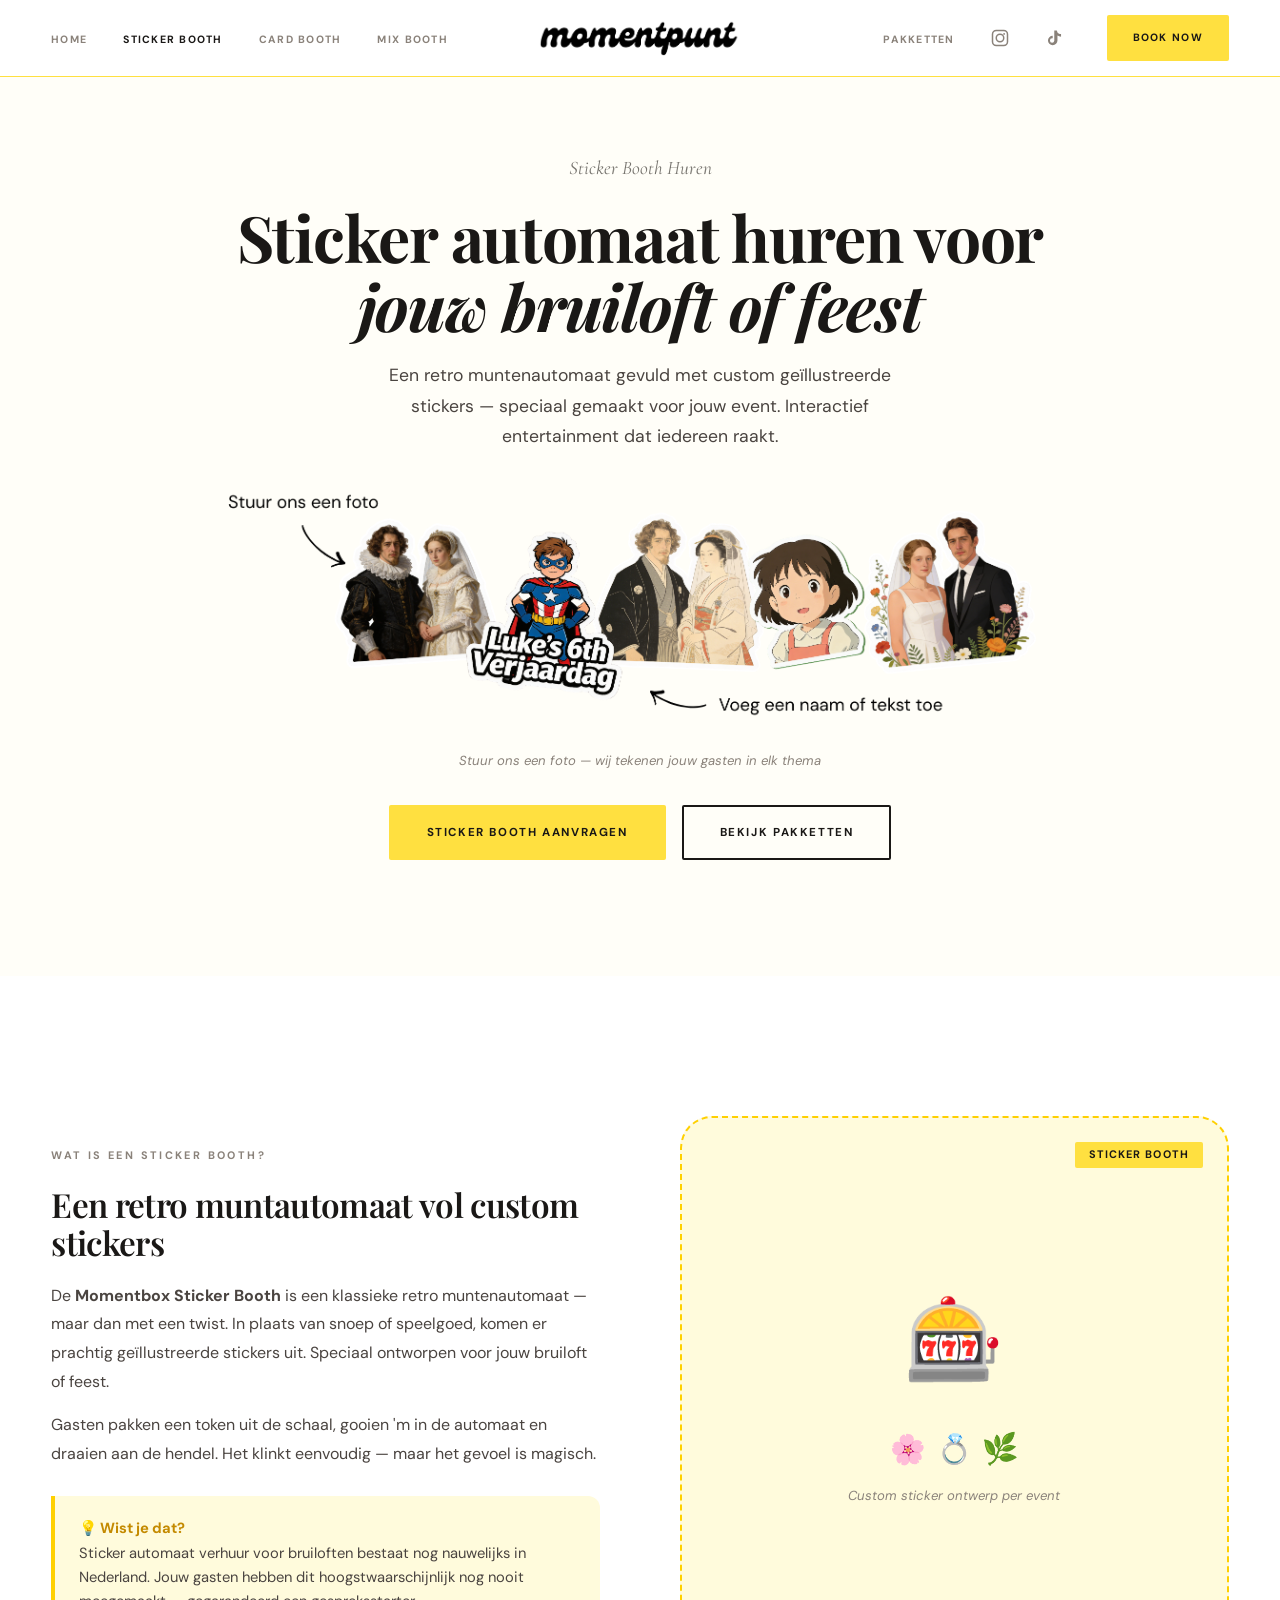
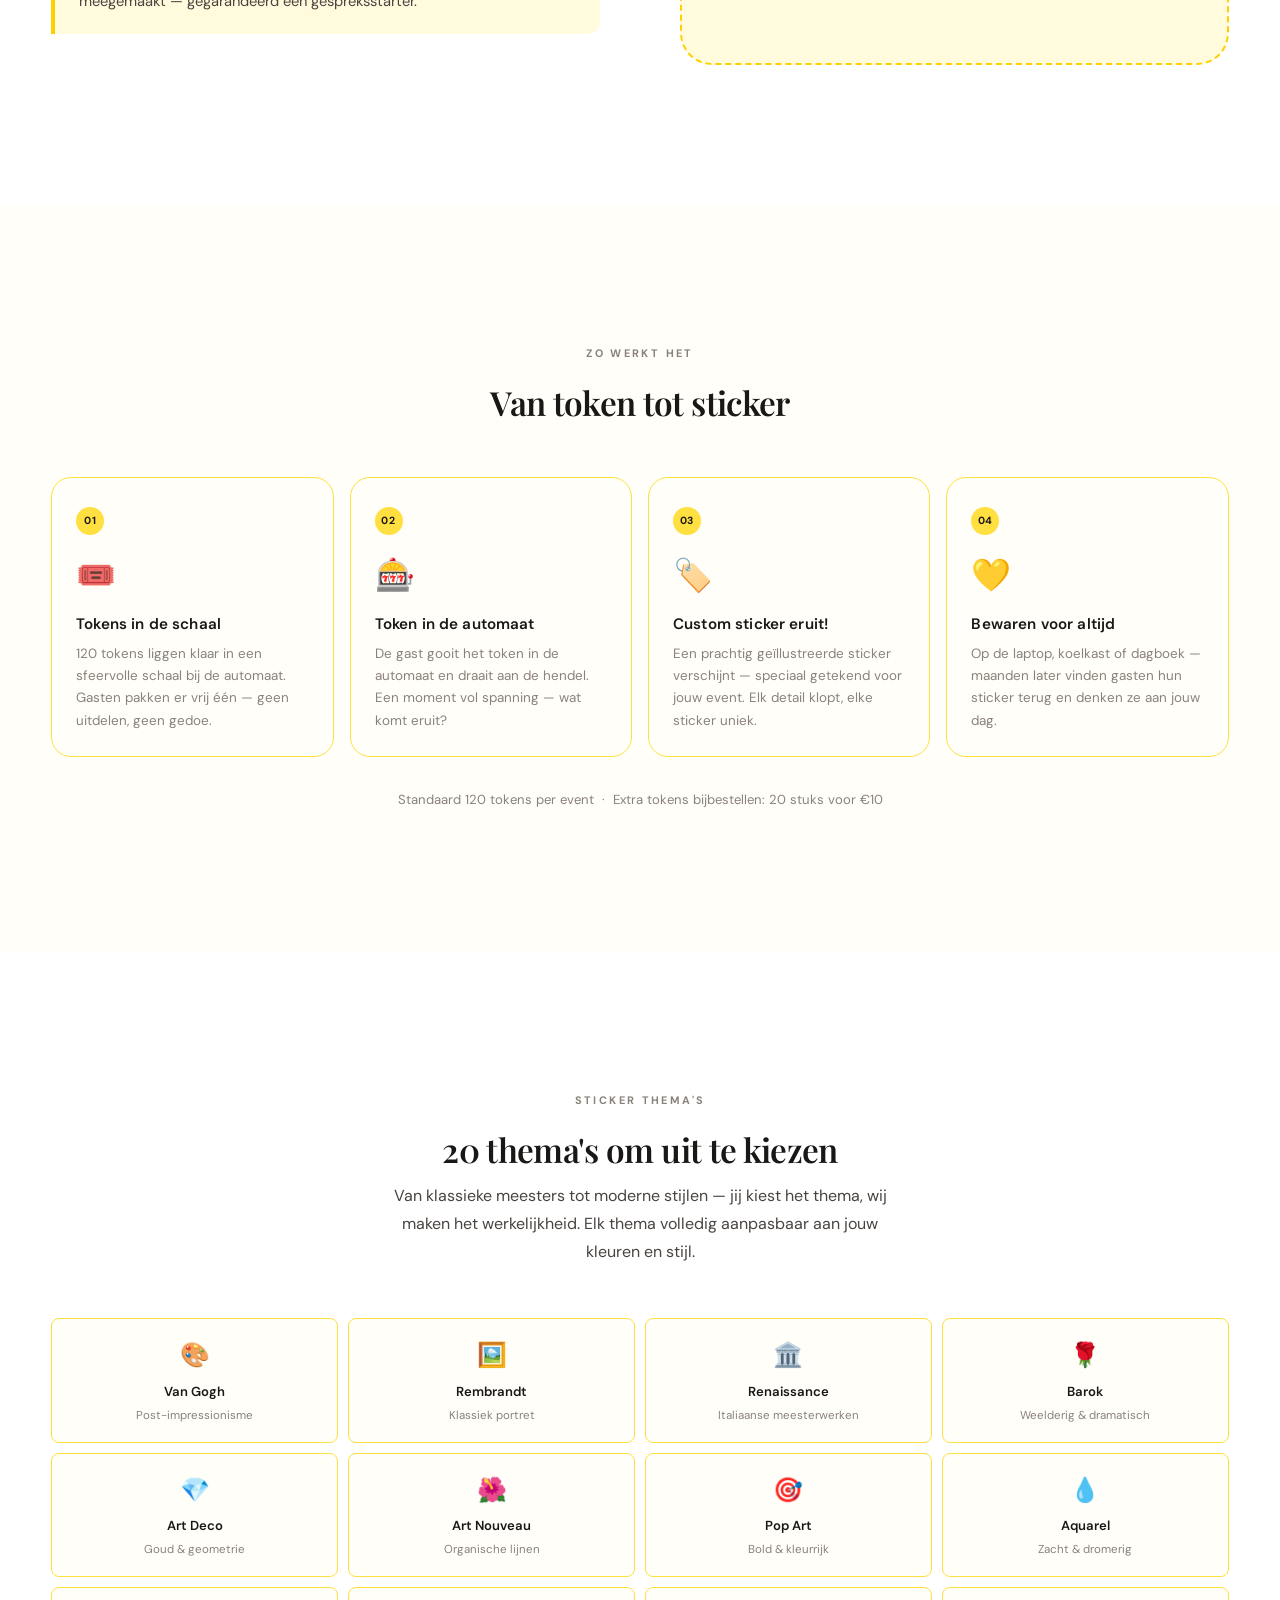
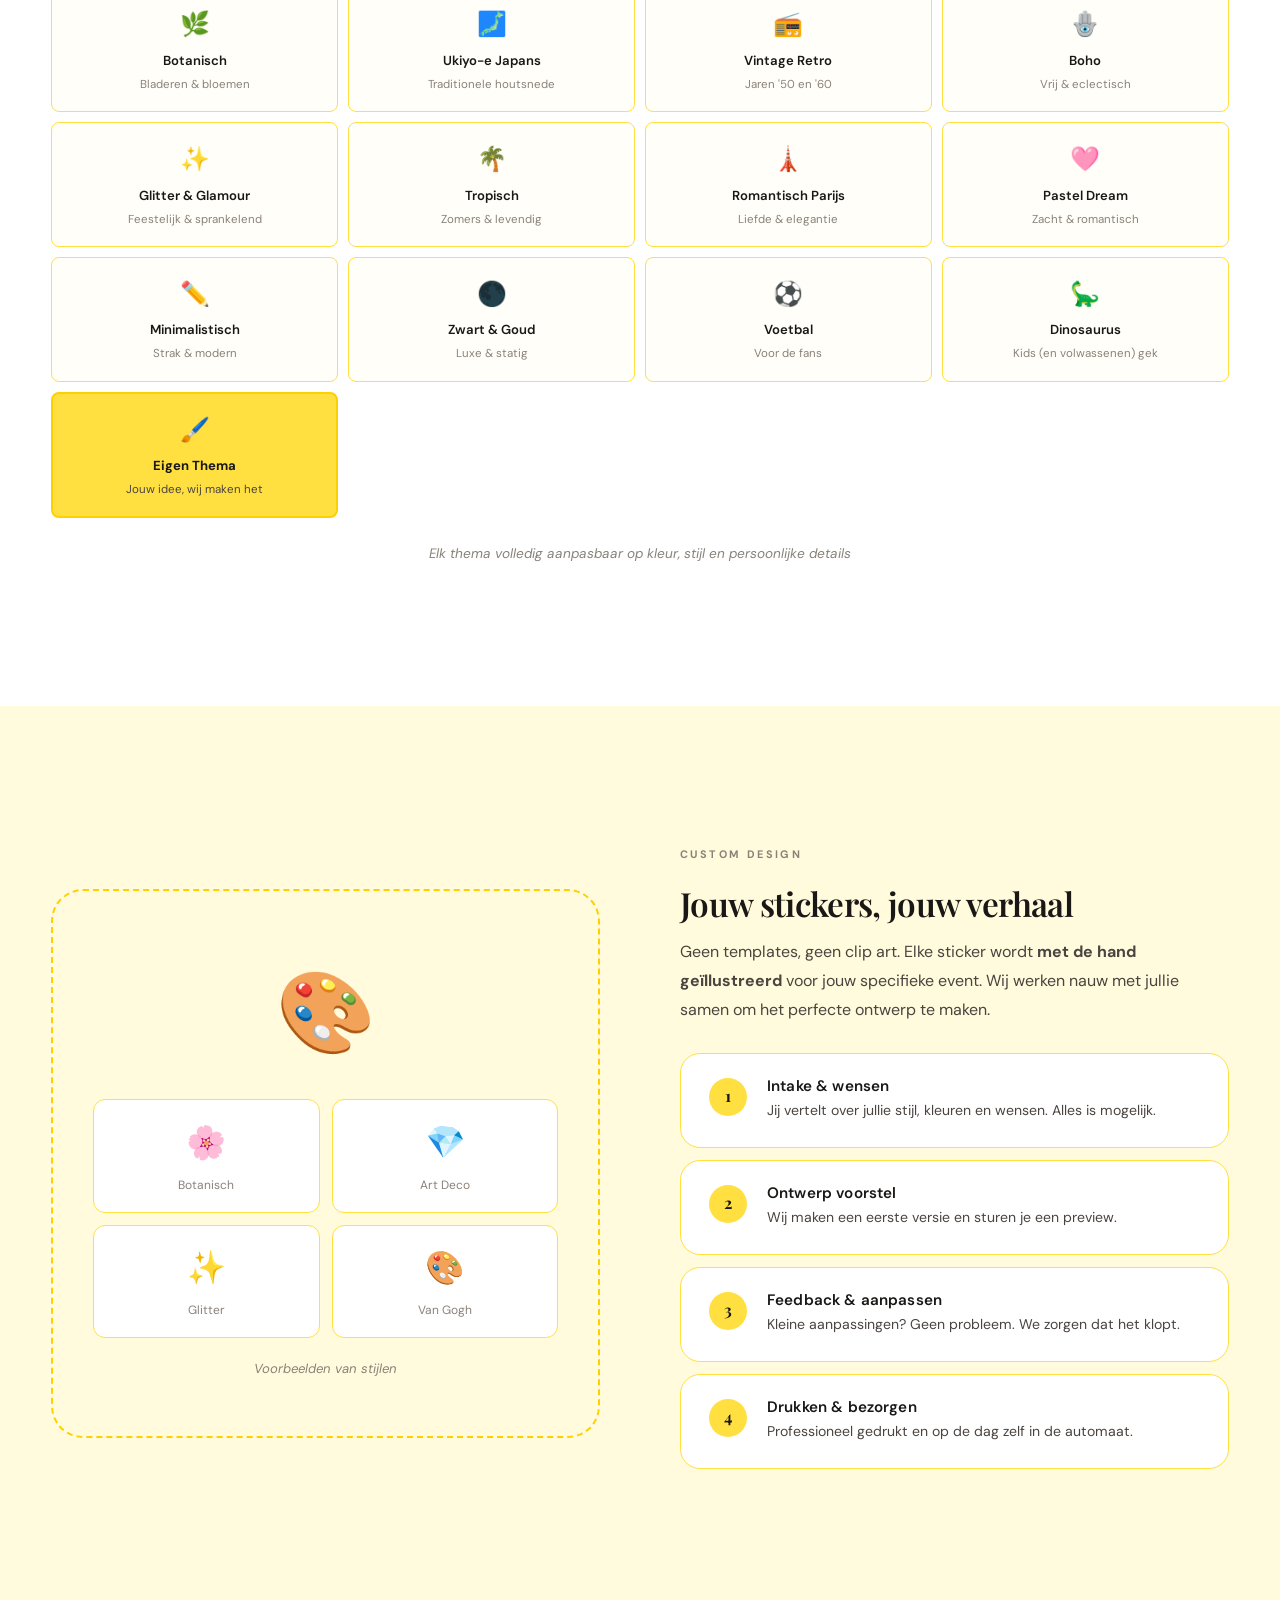
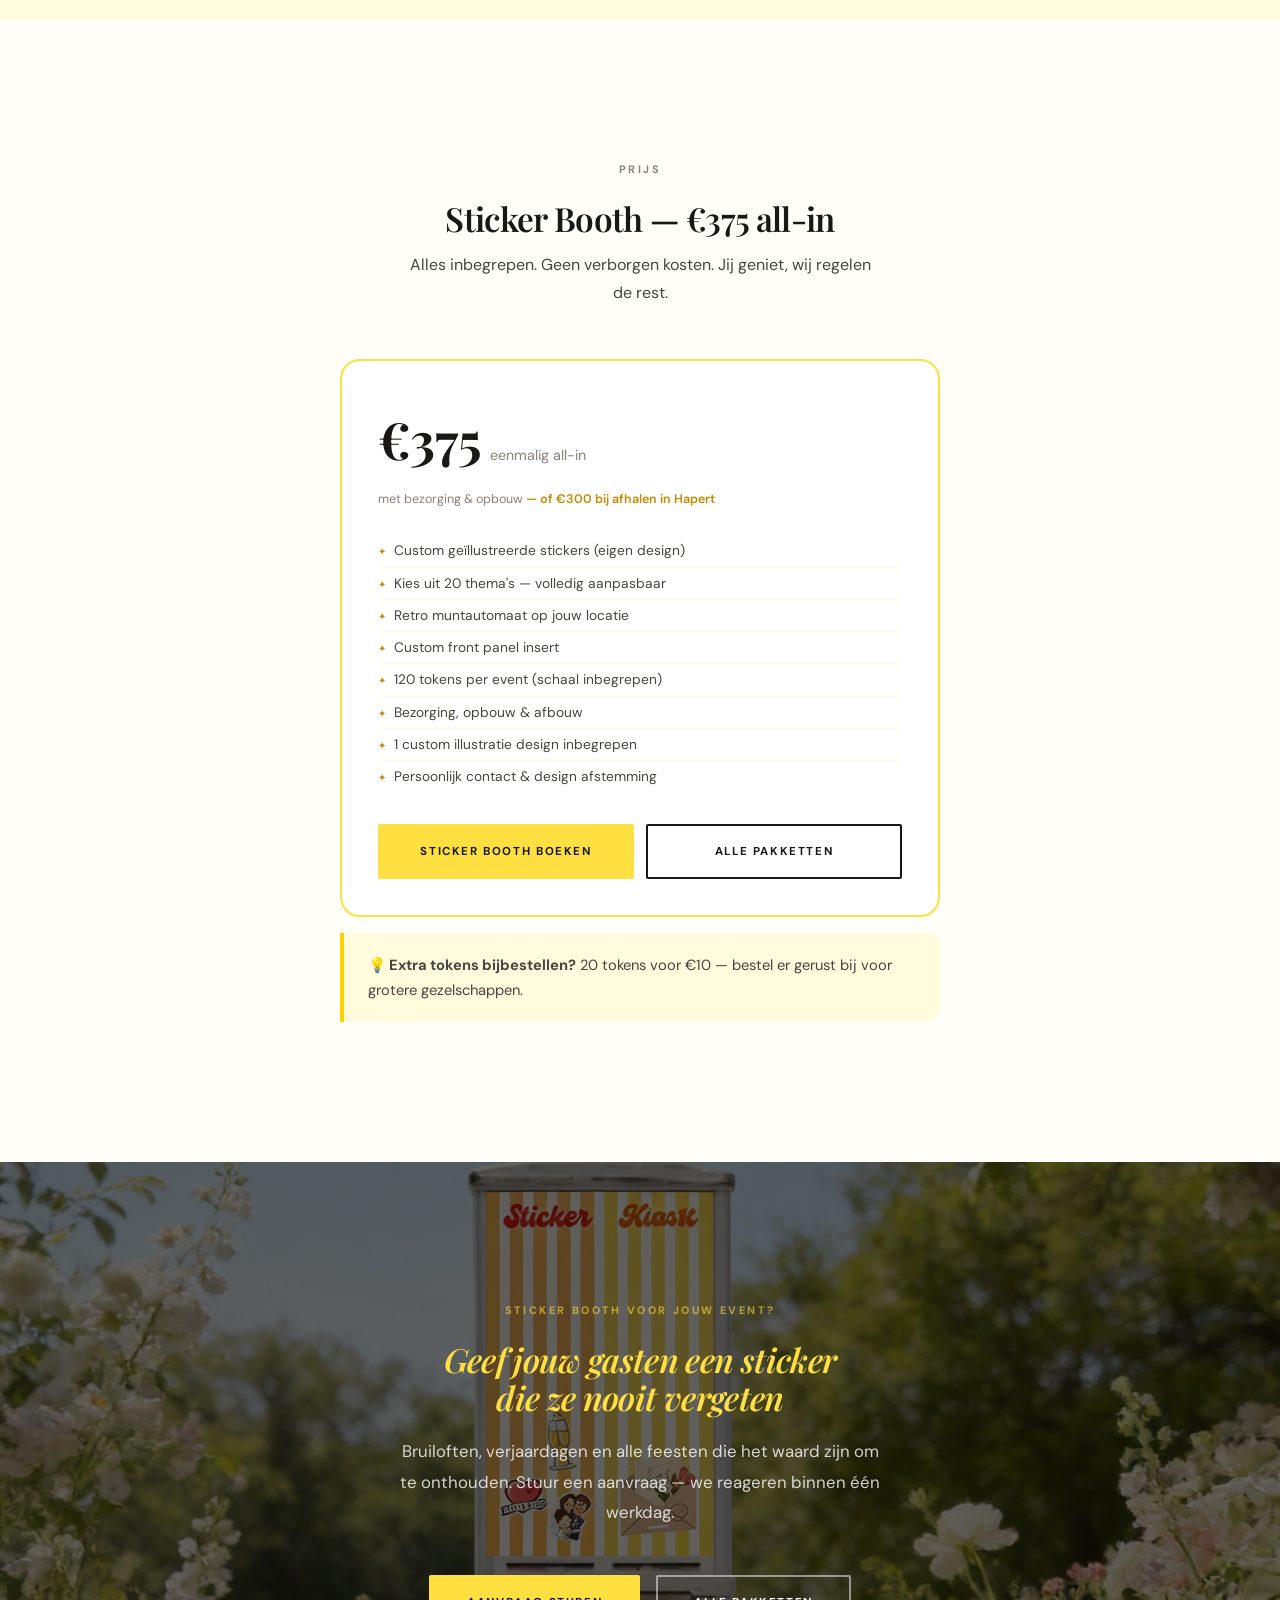
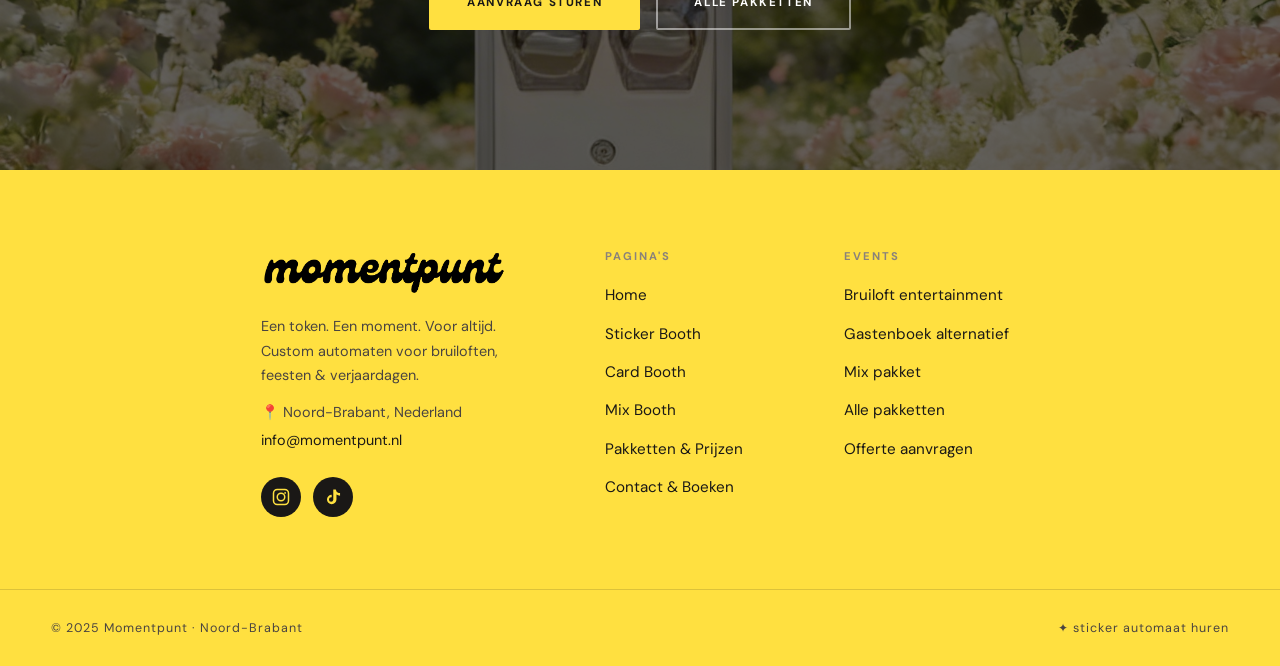
<file: stickerbooth.html>
<!DOCTYPE html>
<html lang="nl">
<head>
  <meta charset="UTF-8" />
  <meta name="viewport" content="width=device-width, initial-scale=1.0" />
  <title>Sticker Booth Huren | Custom Sticker Automaat voor Bruiloft & Feest — Momentbox</title>
  <meta name="description" content="Huur een sticker vending machine voor jouw bruiloft of feest. Custom geïllustreerde stickers speciaal voor jouw event. Interactief bruiloft entertainment in Nederland — al vanaf €375 all-in." />
  <link rel="stylesheet" href="style.css" />
  <style>
    .sticker-showcase {
      display: flex;
      justify-content: center;
      gap: 16px;
      flex-wrap: wrap;
      margin: 32px 0;
    }
    .sticker-item {
      width: 90px; height: 90px;
      background: var(--beige-2);
      border-radius: 50%;
      display: flex;
      align-items: center;
      justify-content: center;
      font-size: 2.2rem;
      border: 2px dashed var(--beige-4);
      box-shadow: var(--shadow-sm);
      transition: transform var(--transition);
    }
    .sticker-item:nth-child(odd) { transform: rotate(-5deg); }
    .sticker-item:nth-child(even) { transform: rotate(4deg); }
    .sticker-item:hover { transform: rotate(0deg) scale(1.12); }
    .design-steps { counter-reset: design-counter; }
    .design-step {
      background: var(--white);
      border-radius: var(--radius-md);
      padding: 24px 28px;
      margin-bottom: 12px;
      border: 1px solid var(--beige-3);
      display: flex;
      gap: 20px;
      align-items: flex-start;
    }
    .design-step-num {
      width: 38px; height: 38px;
      background: var(--beige-3);
      color: var(--text);
      border-radius: 50%;
      display: flex;
      align-items: center;
      justify-content: center;
      font-family: 'Playfair Display', serif;
      font-weight: 700;
      font-size: 1rem;
      flex-shrink: 0;
    }
    @media (max-width: 640px) {
      .sticker-item { width: 72px; height: 72px; font-size: 1.8rem; }
    }
  </style>
</head>
<body>

<nav class="nav scrolled" id="mainNav">
  <div class="nav-inner">
    <ul class="nav-links nav-links-left">
      <li><a href="index.html">Home</a></li>
      <li><a href="stickerbooth.html" class="active">Sticker Booth</a></li>
      <li><a href="greetingcardbooth.html">Card Booth</a></li>
      <li><a href="mixbooth.html">Mix Booth</a></li>
    </ul>
    <a href="index.html" class="nav-logo">
      <img src="images/logo.png" alt="Momentpunt" />
    </a>
    <ul class="nav-links nav-links-right">
      <li><a href="pakketten.html">Pakketten</a></li>
      <li><a href="https://instagram.com/momentpunt.nl" class="nav-icon" aria-label="Instagram"><svg width="18" height="18" viewBox="0 0 24 24" fill="none" xmlns="http://www.w3.org/2000/svg"><rect x="2" y="2" width="20" height="20" rx="5" stroke="currentColor" stroke-width="2"/><circle cx="12" cy="12" r="5" stroke="currentColor" stroke-width="2"/><circle cx="17.5" cy="6.5" r="1.2" fill="currentColor"/></svg></a></li>
      <li><a href="https://tiktok.com/@momentpunt.nl" class="nav-icon" aria-label="TikTok"><svg width="18" height="18" viewBox="0 0 24 24" fill="currentColor" xmlns="http://www.w3.org/2000/svg"><path d="M19.59 6.69a4.83 4.83 0 01-3.77-4.25V2h-3.45v13.67a2.89 2.89 0 01-2.88 2.5 2.89 2.89 0 01-2.89-2.89 2.89 2.89 0 012.89-2.89c.28 0 .54.04.79.1V9.01a6.34 6.34 0 00-6.34 6.34 6.34 6.34 0 006.34 6.34 6.34 6.34 0 006.33-6.34V8.69a8.19 8.19 0 004.79 1.52V6.76a4.84 4.84 0 01-1.02-.07z"/></svg></a></li>
      <li><a href="contact.html" class="btn btn-primary btn-sm nav-cta">Book Now</a></li>
    </ul>
    <button class="hamburger" onclick="toggleMenu()" aria-label="Menu">
      <span></span><span></span><span></span>
    </button>
  </div>
</nav>

<div class="mobile-menu" id="mobileMenu">
  <a href="index.html">Home</a>
  <a href="stickerbooth.html" class="active">Sticker Booth</a>
  <a href="greetingcardbooth.html">Card Booth</a>
  <a href="mixbooth.html">Mix Booth</a>
  <a href="pakketten.html">Pakketten</a>
  <a href="contact.html">Contact</a>
  <a href="contact.html" class="mobile-menu-cta">Book Now →</a>
</div>

<div class="nav-offset"></div>

<!-- ── Hero ── -->
<section class="hero hero-inner">
  <div class="container text-center" style="position:relative;z-index:2;">
    <p style="font-family:'Cormorant Garamond',serif;font-style:italic;font-size:1.2rem;color:rgba(26,24,18,.6);margin-bottom:16px;">Sticker Booth Huren</p>
    <h1>Sticker automaat huren voor<br /><em>jouw bruiloft of feest</em></h1>
    <p style="font-size:1.1rem;color:var(--text-mid);max-width:540px;margin:20px auto 0;line-height:1.75;">
      Een retro muntenautomaat gevuld met custom geïllustreerde stickers — speciaal gemaakt voor jouw event. Interactief entertainment dat iedereen raakt.
    </p>
    <div class="fade-up" style="margin:32px auto 28px; max-width:860px;">
      <img src="images/sticker-examples.png" alt="Voorbeelden van custom sticker stijlen — bruiloft, verjaardag, anime, renaissance" style="width:100%; height:auto; display:block;" />
    </div>
    <p style="font-size:0.82rem;color:var(--text-soft);font-style:italic;margin-bottom:32px;">Stuur ons een foto — wij tekenen jouw gasten in elk thema</p>
    <div style="display:flex;gap:16px;justify-content:center;flex-wrap:wrap;">
      <a href="contact.html" class="btn btn-primary">Sticker Booth aanvragen</a>
      <a href="pakketten.html" class="btn btn-secondary">Bekijk pakketten</a>
    </div>
  </div>
</section>

<!-- ── Wat is het? ── -->
<section class="section" style="background:var(--white);">
  <div class="container">
    <div class="two-col">
      <div class="fade-up">
        <div class="section-label">Wat is een Sticker Booth?</div>
        <h2>Een retro muntautomaat vol custom stickers</h2>
        <p style="margin-top:20px;font-size:1rem;line-height:1.8;">
          De <strong>Momentbox Sticker Booth</strong> is een klassieke retro muntenautomaat — maar dan met een twist. In plaats van snoep of speelgoed, komen er prachtig geïllustreerde stickers uit. Speciaal ontworpen voor jouw bruiloft of feest.
        </p>
        <p style="margin-top:14px;font-size:1rem;line-height:1.8;">
          Gasten pakken een token uit de schaal, gooien 'm in de automaat en draaien aan de hendel. Het klinkt eenvoudig — maar het gevoel is magisch.
        </p>
        <div class="info-box" style="margin-top:28px;">
          <strong style="color:var(--terra);">💡 Wist je dat?</strong><br />
          Sticker automaat verhuur voor bruiloften bestaat nog nauwelijks in Nederland. Jouw gasten hebben dit hoogstwaarschijnlijk nog nooit meegemaakt — gegarandeerd een gespreksstarter.
        </div>
      </div>
      <div class="fade-up" style="transition-delay:.1s;">
        <div class="feature-visual">
          <div class="big-emoji">🎰</div>
          <div class="sticker-tag" style="position:absolute;top:24px;right:24px;">Sticker Booth</div>
          <div style="display:flex;gap:10px;margin-top:8px;">
            <span style="font-size:1.8rem;transform:rotate(-6deg);">🌸</span>
            <span style="font-size:1.8rem;transform:rotate(3deg);">💍</span>
            <span style="font-size:1.8rem;transform:rotate(-4deg);">🌿</span>
          </div>
          <div class="visual-caption">Custom sticker ontwerp per event</div>
        </div>
      </div>
    </div>
  </div>
</section>

<!-- ── Zo werkt het ── -->
<section class="section" style="background:var(--beige-1);">
  <div class="container">
    <div class="text-center">
      <span class="section-label">Zo werkt het</span>
      <h2 style="max-width:560px;margin:0 auto;">Van token tot sticker</h2>
    </div>
    <div class="hiw-grid">
      <div class="hiw-step fade-up">
        <span class="hiw-badge">01</span>
        <span class="hiw-icon">🎟️</span>
        <h4>Tokens in de schaal</h4>
        <p>120 tokens liggen klaar in een sfeervolle schaal bij de automaat. Gasten pakken er vrij één — geen uitdelen, geen gedoe.</p>
      </div>
      <div class="hiw-step fade-up" style="transition-delay:.08s;">
        <span class="hiw-badge">02</span>
        <span class="hiw-icon">🎰</span>
        <h4>Token in de automaat</h4>
        <p>De gast gooit het token in de automaat en draait aan de hendel. Een moment vol spanning — wat komt eruit?</p>
      </div>
      <div class="hiw-step fade-up" style="transition-delay:.16s;">
        <span class="hiw-badge">03</span>
        <span class="hiw-icon">🏷️</span>
        <h4>Custom sticker eruit!</h4>
        <p>Een prachtig geïllustreerde sticker verschijnt — speciaal getekend voor jouw event. Elk detail klopt, elke sticker uniek.</p>
      </div>
      <div class="hiw-step fade-up" style="transition-delay:.24s;">
        <span class="hiw-badge">04</span>
        <span class="hiw-icon">💛</span>
        <h4>Bewaren voor altijd</h4>
        <p>Op de laptop, koelkast of dagboek — maanden later vinden gasten hun sticker terug en denken ze aan jouw dag.</p>
      </div>
    </div>
    <p style="margin-top:32px;text-align:center;font-size:0.82rem;color:var(--text-soft);">Standaard 120 tokens per event &nbsp;·&nbsp; Extra tokens bijbestellen: 20 stuks voor €10</p>
  </div>
</section>

<!-- ── 20 Thema's ── -->
<section class="section" style="background:var(--white);">
  <div class="container">
    <div class="text-center" style="margin-bottom:52px;">
      <div class="section-label fade-up">Sticker thema's</div>
      <h2 class="fade-up">20 thema's om uit te kiezen</h2>
      <p class="fade-up" style="max-width:520px;margin:14px auto 0;">Van klassieke meesters tot moderne stijlen — jij kiest het thema, wij maken het werkelijkheid. Elk thema volledig aanpasbaar aan jouw kleuren en stijl.</p>
    </div>
    <div class="themes-grid fade-up" style="display:grid;grid-template-columns:repeat(4,1fr);gap:10px;">
      <div style="background:var(--beige-1);border:1px solid var(--beige-3);border-radius:8px;padding:16px 12px;text-align:center;">
        <div style="font-size:1.5rem;margin-bottom:6px;">🎨</div><p style="font-size:0.82rem;font-weight:600;color:var(--text);">Van Gogh</p>
        <p style="font-size:0.72rem;color:var(--text-soft);margin-top:2px;">Post-impressionisme</p>
      </div>
      <div style="background:var(--beige-1);border:1px solid var(--beige-3);border-radius:8px;padding:16px 12px;text-align:center;">
        <div style="font-size:1.5rem;margin-bottom:6px;">🖼️</div><p style="font-size:0.82rem;font-weight:600;color:var(--text);">Rembrandt</p>
        <p style="font-size:0.72rem;color:var(--text-soft);margin-top:2px;">Klassiek portret</p>
      </div>
      <div style="background:var(--beige-1);border:1px solid var(--beige-3);border-radius:8px;padding:16px 12px;text-align:center;">
        <div style="font-size:1.5rem;margin-bottom:6px;">🏛️</div><p style="font-size:0.82rem;font-weight:600;color:var(--text);">Renaissance</p>
        <p style="font-size:0.72rem;color:var(--text-soft);margin-top:2px;">Italiaanse meesterwerken</p>
      </div>
      <div style="background:var(--beige-1);border:1px solid var(--beige-3);border-radius:8px;padding:16px 12px;text-align:center;">
        <div style="font-size:1.5rem;margin-bottom:6px;">🌹</div><p style="font-size:0.82rem;font-weight:600;color:var(--text);">Barok</p>
        <p style="font-size:0.72rem;color:var(--text-soft);margin-top:2px;">Weelderig & dramatisch</p>
      </div>
      <div style="background:var(--beige-1);border:1px solid var(--beige-3);border-radius:8px;padding:16px 12px;text-align:center;">
        <div style="font-size:1.5rem;margin-bottom:6px;">💎</div><p style="font-size:0.82rem;font-weight:600;color:var(--text);">Art Deco</p>
        <p style="font-size:0.72rem;color:var(--text-soft);margin-top:2px;">Goud & geometrie</p>
      </div>
      <div style="background:var(--beige-1);border:1px solid var(--beige-3);border-radius:8px;padding:16px 12px;text-align:center;">
        <div style="font-size:1.5rem;margin-bottom:6px;">🌺</div><p style="font-size:0.82rem;font-weight:600;color:var(--text);">Art Nouveau</p>
        <p style="font-size:0.72rem;color:var(--text-soft);margin-top:2px;">Organische lijnen</p>
      </div>
      <div style="background:var(--beige-1);border:1px solid var(--beige-3);border-radius:8px;padding:16px 12px;text-align:center;">
        <div style="font-size:1.5rem;margin-bottom:6px;">🎯</div><p style="font-size:0.82rem;font-weight:600;color:var(--text);">Pop Art</p>
        <p style="font-size:0.72rem;color:var(--text-soft);margin-top:2px;">Bold & kleurrijk</p>
      </div>
      <div style="background:var(--beige-1);border:1px solid var(--beige-3);border-radius:8px;padding:16px 12px;text-align:center;">
        <div style="font-size:1.5rem;margin-bottom:6px;">💧</div><p style="font-size:0.82rem;font-weight:600;color:var(--text);">Aquarel</p>
        <p style="font-size:0.72rem;color:var(--text-soft);margin-top:2px;">Zacht & dromerig</p>
      </div>
      <div style="background:var(--beige-1);border:1px solid var(--beige-3);border-radius:8px;padding:16px 12px;text-align:center;">
        <div style="font-size:1.5rem;margin-bottom:6px;">🌿</div><p style="font-size:0.82rem;font-weight:600;color:var(--text);">Botanisch</p>
        <p style="font-size:0.72rem;color:var(--text-soft);margin-top:2px;">Bladeren & bloemen</p>
      </div>
      <div style="background:var(--beige-1);border:1px solid var(--beige-3);border-radius:8px;padding:16px 12px;text-align:center;">
        <div style="font-size:1.5rem;margin-bottom:6px;">🗾</div><p style="font-size:0.82rem;font-weight:600;color:var(--text);">Ukiyo-e Japans</p>
        <p style="font-size:0.72rem;color:var(--text-soft);margin-top:2px;">Traditionele houtsnede</p>
      </div>
      <div style="background:var(--beige-1);border:1px solid var(--beige-3);border-radius:8px;padding:16px 12px;text-align:center;">
        <div style="font-size:1.5rem;margin-bottom:6px;">📻</div><p style="font-size:0.82rem;font-weight:600;color:var(--text);">Vintage Retro</p>
        <p style="font-size:0.72rem;color:var(--text-soft);margin-top:2px;">Jaren '50 en '60</p>
      </div>
      <div style="background:var(--beige-1);border:1px solid var(--beige-3);border-radius:8px;padding:16px 12px;text-align:center;">
        <div style="font-size:1.5rem;margin-bottom:6px;">🪬</div><p style="font-size:0.82rem;font-weight:600;color:var(--text);">Boho</p>
        <p style="font-size:0.72rem;color:var(--text-soft);margin-top:2px;">Vrij & eclectisch</p>
      </div>
      <div style="background:var(--beige-1);border:1px solid var(--beige-3);border-radius:8px;padding:16px 12px;text-align:center;">
        <div style="font-size:1.5rem;margin-bottom:6px;">✨</div><p style="font-size:0.82rem;font-weight:600;color:var(--text);">Glitter & Glamour</p>
        <p style="font-size:0.72rem;color:var(--text-soft);margin-top:2px;">Feestelijk & sprankelend</p>
      </div>
      <div style="background:var(--beige-1);border:1px solid var(--beige-3);border-radius:8px;padding:16px 12px;text-align:center;">
        <div style="font-size:1.5rem;margin-bottom:6px;">🌴</div><p style="font-size:0.82rem;font-weight:600;color:var(--text);">Tropisch</p>
        <p style="font-size:0.72rem;color:var(--text-soft);margin-top:2px;">Zomers & levendig</p>
      </div>
      <div style="background:var(--beige-1);border:1px solid var(--beige-3);border-radius:8px;padding:16px 12px;text-align:center;">
        <div style="font-size:1.5rem;margin-bottom:6px;">🗼</div><p style="font-size:0.82rem;font-weight:600;color:var(--text);">Romantisch Parijs</p>
        <p style="font-size:0.72rem;color:var(--text-soft);margin-top:2px;">Liefde & elegantie</p>
      </div>
      <div style="background:var(--beige-1);border:1px solid var(--beige-3);border-radius:8px;padding:16px 12px;text-align:center;">
        <div style="font-size:1.5rem;margin-bottom:6px;">🩷</div><p style="font-size:0.82rem;font-weight:600;color:var(--text);">Pastel Dream</p>
        <p style="font-size:0.72rem;color:var(--text-soft);margin-top:2px;">Zacht & romantisch</p>
      </div>
      <div style="background:var(--beige-1);border:1px solid var(--beige-3);border-radius:8px;padding:16px 12px;text-align:center;">
        <div style="font-size:1.5rem;margin-bottom:6px;">✏️</div><p style="font-size:0.82rem;font-weight:600;color:var(--text);">Minimalistisch</p>
        <p style="font-size:0.72rem;color:var(--text-soft);margin-top:2px;">Strak & modern</p>
      </div>
      <div style="background:var(--beige-1);border:1px solid var(--beige-3);border-radius:8px;padding:16px 12px;text-align:center;">
        <div style="font-size:1.5rem;margin-bottom:6px;">🌑</div><p style="font-size:0.82rem;font-weight:600;color:var(--text);">Zwart & Goud</p>
        <p style="font-size:0.72rem;color:var(--text-soft);margin-top:2px;">Luxe & statig</p>
      </div>
      <div style="background:var(--beige-1);border:1px solid var(--beige-3);border-radius:8px;padding:16px 12px;text-align:center;">
        <div style="font-size:1.5rem;margin-bottom:6px;">⚽</div><p style="font-size:0.82rem;font-weight:600;color:var(--text);">Voetbal</p>
        <p style="font-size:0.72rem;color:var(--text-soft);margin-top:2px;">Voor de fans</p>
      </div>
      <div style="background:var(--beige-1);border:1px solid var(--beige-3);border-radius:8px;padding:16px 12px;text-align:center;">
        <div style="font-size:1.5rem;margin-bottom:6px;">🦕</div><p style="font-size:0.82rem;font-weight:600;color:var(--text);">Dinosaurus</p>
        <p style="font-size:0.72rem;color:var(--text-soft);margin-top:2px;">Kids (en volwassenen) gek</p>
      </div>
      <div style="background:var(--beige-3);border:2px solid var(--beige-4);border-radius:8px;padding:16px 12px;text-align:center;">
        <div style="font-size:1.5rem;margin-bottom:6px;">🖌️</div><p style="font-size:0.82rem;font-weight:700;color:var(--text);">Eigen Thema</p>
        <p style="font-size:0.72rem;color:var(--text-mid);margin-top:2px;">Jouw idee, wij maken het</p>
      </div>
    </div>
    <p class="text-center fade-up" style="margin-top:24px;font-size:0.85rem;color:var(--text-soft);font-style:italic;">Elk thema volledig aanpasbaar op kleur, stijl en persoonlijke details</p>
  </div>
</section>

<!-- ── Custom design ── -->
<section class="section" style="background:var(--beige-2);">
  <div class="container">
    <div class="two-col reverse">
      <div class="fade-up">
        <div class="section-label">Custom design</div>
        <h2>Jouw stickers, jouw verhaal</h2>
        <p style="margin-top:16px;font-size:1rem;line-height:1.8;">
          Geen templates, geen clip art. Elke sticker wordt <strong>met de hand geïllustreerd</strong> voor jouw specifieke event. Wij werken nauw met jullie samen om het perfecte ontwerp te maken.
        </p>
        <div class="design-steps" style="margin-top:28px;">
          <div class="design-step fade-up" style="transition-delay:0s;">
            <div class="design-step-num">1</div>
            <div>
              <h4 style="font-family:'DM Sans',sans-serif;font-size:0.95rem;">Intake &amp; wensen</h4>
              <p style="font-size:0.88rem;margin-top:4px;">Jij vertelt over jullie stijl, kleuren en wensen. Alles is mogelijk.</p>
            </div>
          </div>
          <div class="design-step fade-up" style="transition-delay:.08s;">
            <div class="design-step-num">2</div>
            <div>
              <h4 style="font-family:'DM Sans',sans-serif;font-size:0.95rem;">Ontwerp voorstel</h4>
              <p style="font-size:0.88rem;margin-top:4px;">Wij maken een eerste versie en sturen je een preview.</p>
            </div>
          </div>
          <div class="design-step fade-up" style="transition-delay:.16s;">
            <div class="design-step-num">3</div>
            <div>
              <h4 style="font-family:'DM Sans',sans-serif;font-size:0.95rem;">Feedback &amp; aanpassen</h4>
              <p style="font-size:0.88rem;margin-top:4px;">Kleine aanpassingen? Geen probleem. We zorgen dat het klopt.</p>
            </div>
          </div>
          <div class="design-step fade-up" style="transition-delay:.24s;">
            <div class="design-step-num">4</div>
            <div>
              <h4 style="font-family:'DM Sans',sans-serif;font-size:0.95rem;">Drukken &amp; bezorgen</h4>
              <p style="font-size:0.88rem;margin-top:4px;">Professioneel gedrukt en op de dag zelf in de automaat.</p>
            </div>
          </div>
        </div>
      </div>
      <div class="fade-up" style="transition-delay:.1s;">
        <div class="feature-visual" style="flex-direction:column;gap:20px;padding:40px;">
          <div class="big-emoji">🎨</div>
          <div style="display:grid;grid-template-columns:1fr 1fr;gap:12px;width:100%;">
            <div style="background:var(--white);border-radius:12px;padding:16px;text-align:center;border:1px solid var(--beige-3);">
              <div style="font-size:2rem;transform:rotate(-8deg);display:inline-block;">🌸</div>
              <p style="font-size:0.75rem;color:var(--text-soft);margin-top:6px;">Botanisch</p>
            </div>
            <div style="background:var(--white);border-radius:12px;padding:16px;text-align:center;border:1px solid var(--beige-3);">
              <div style="font-size:2rem;transform:rotate(6deg);display:inline-block;">💎</div>
              <p style="font-size:0.75rem;color:var(--text-soft);margin-top:6px;">Art Deco</p>
            </div>
            <div style="background:var(--white);border-radius:12px;padding:16px;text-align:center;border:1px solid var(--beige-3);">
              <div style="font-size:2rem;transform:rotate(-4deg);display:inline-block;">✨</div>
              <p style="font-size:0.75rem;color:var(--text-soft);margin-top:6px;">Glitter</p>
            </div>
            <div style="background:var(--white);border-radius:12px;padding:16px;text-align:center;border:1px solid var(--beige-3);">
              <div style="font-size:2rem;transform:rotate(5deg);display:inline-block;">🎨</div>
              <p style="font-size:0.75rem;color:var(--text-soft);margin-top:6px;">Van Gogh</p>
            </div>
          </div>
          <div class="visual-caption">Voorbeelden van stijlen</div>
        </div>
      </div>
    </div>
  </div>
</section>

<!-- ── Prijs ── -->
<section class="section" style="background:var(--beige-1);">
  <div class="container">
    <div class="text-center" style="margin-bottom:52px;">
      <div class="section-label fade-up">Prijs</div>
      <h2 class="fade-up">Sticker Booth — €375 all-in</h2>
      <p class="fade-up" style="max-width:480px;margin:14px auto 0;">Alles inbegrepen. Geen verborgen kosten. Jij geniet, wij regelen de rest.</p>
    </div>
    <div style="max-width:600px;margin:0 auto;" class="fade-up">
      <div style="background:var(--white);border:2px solid var(--beige-3);border-radius:var(--radius-md);overflow:hidden;">
        <div style="padding:36px;">
          <div style="display:flex;align-items:baseline;gap:8px;margin-bottom:8px;">
            <span style="font-family:'Playfair Display',serif;font-size:3.2rem;font-weight:700;color:var(--text);">€375</span>
            <span style="color:var(--text-soft);font-size:0.9rem;">eenmalig all-in</span>
          </div>
          <p style="font-size:0.78rem;color:var(--text-soft);margin:0 0 4px;">met bezorging &amp; opbouw <span style="color:var(--terra);font-weight:600;">— of €300 bij afhalen in Hapert</span></p>
          <ul class="feature-list" style="margin-top:24px;">
            <li>Custom geïllustreerde stickers (eigen design)</li>
            <li>Kies uit 20 thema's — volledig aanpasbaar</li>
            <li>Retro muntautomaat op jouw locatie</li>
            <li>Custom front panel insert</li>
            <li>120 tokens per event (schaal inbegrepen)</li>
            <li>Bezorging, opbouw &amp; afbouw</li>
            <li>1 custom illustratie design inbegrepen</li>
            <li>Persoonlijk contact &amp; design afstemming</li>
          </ul>
          <div style="display:flex;gap:12px;margin-top:32px;flex-wrap:wrap;">
            <a href="contact.html" class="btn btn-primary" style="flex:1;justify-content:center;">Sticker Booth boeken</a>
            <a href="pakketten.html" class="btn btn-secondary" style="flex:1;justify-content:center;">Alle pakketten</a>
          </div>
        </div>
      </div>
      <div class="info-box fade-up" style="margin-top:16px;">
        <strong>💡 Extra tokens bijbestellen?</strong> 20 tokens voor €10 — bestel er gerust bij voor grotere gezelschappen.
      </div>
    </div>
  </div>
</section>

<!-- ── CTA ── -->
<section class="cta-photo" style="background-image: url('images/machine-garden.jpg');">
  <div class="container">
    <div class="cta-photo-inner fade-up">
      <span class="section-label">Sticker Booth voor jouw event?</span>
      <h2>Geef jouw gasten een sticker<br />die ze nooit vergeten</h2>
      <p>Bruiloften, verjaardagen en alle feesten die het waard zijn om te onthouden. Stuur een aanvraag — we reageren binnen één werkdag.</p>
      <div style="display:flex;gap:16px;justify-content:center;flex-wrap:wrap;">
        <a href="contact.html" class="btn btn-primary">Aanvraag sturen</a>
        <a href="pakketten.html" class="btn btn-ghost">Alle pakketten</a>
      </div>
    </div>
  </div>
</section>

<footer>
  <div class="footer-inner container">
    <div class="footer-brand">
      <a href="index.html"><img src="images/logo.png" alt="Momentpunt" class="footer-logo-img" /></a>
      <p>Een token. Een moment. Voor altijd.<br />Custom automaten voor bruiloften, feesten &amp; verjaardagen.</p>
      <p style="margin-top:12px; color:var(--text-mid);">📍 Noord-Brabant, Nederland</p>
      <p style="margin-top:4px;"><a href="mailto:info@momentpunt.nl" style="color:var(--text);">info@momentpunt.nl</a></p>
      <div class="footer-socials">
        <a href="https://instagram.com/momentpunt.nl" aria-label="Instagram"><svg width="18" height="18" viewBox="0 0 24 24" fill="none" xmlns="http://www.w3.org/2000/svg"><rect x="2" y="2" width="20" height="20" rx="5" stroke="currentColor" stroke-width="2"/><circle cx="12" cy="12" r="5" stroke="currentColor" stroke-width="2"/><circle cx="17.5" cy="6.5" r="1.2" fill="currentColor"/></svg></a>
        <a href="https://tiktok.com/@momentpunt.nl" aria-label="TikTok"><svg width="18" height="18" viewBox="0 0 24 24" fill="currentColor" xmlns="http://www.w3.org/2000/svg"><path d="M19.59 6.69a4.83 4.83 0 01-3.77-4.25V2h-3.45v13.67a2.89 2.89 0 01-2.88 2.5 2.89 2.89 0 01-2.89-2.89 2.89 2.89 0 012.89-2.89c.28 0 .54.04.79.1V9.01a6.34 6.34 0 00-6.34 6.34 6.34 6.34 0 006.34 6.34 6.34 6.34 0 006.33-6.34V8.69a8.19 8.19 0 004.79 1.52V6.76a4.84 4.84 0 01-1.02-.07z"/></svg></a>
      </div>
    </div>
    <div class="footer-links">
      <h4>Pagina's</h4>
      <ul>
        <li><a href="index.html">Home</a></li>
        <li><a href="stickerbooth.html">Sticker Booth</a></li>
        <li><a href="greetingcardbooth.html">Card Booth</a></li>
        <li><a href="mixbooth.html">Mix Booth</a></li>
        <li><a href="pakketten.html">Pakketten &amp; Prijzen</a></li>
        <li><a href="contact.html">Contact &amp; Boeken</a></li>
      </ul>
    </div>
    <div class="footer-links">
      <h4>Events</h4>
      <ul>
        <li><a href="stickerbooth.html">Bruiloft entertainment</a></li>
        <li><a href="greetingcardbooth.html">Gastenboek alternatief</a></li>
        <li><a href="mixbooth.html">Mix pakket</a></li>
        <li><a href="pakketten.html">Alle pakketten</a></li>
        <li><a href="contact.html">Offerte aanvragen</a></li>
      </ul>
    </div>
  </div>
  <div class="footer-bottom">
    <div class="footer-bottom-inner">
      <span>© 2025 Momentpunt · Noord-Brabant</span>
      <span>✦ sticker automaat huren</span>
    </div>
  </div>
</footer>

<script>
  function toggleMenu() {
    const menu = document.getElementById('mobileMenu');
    const btn = document.querySelector('.hamburger');
    menu.classList.toggle('open');
    btn.classList.toggle('open');
  }
  document.addEventListener('click', function(e) {
    const menu = document.getElementById('mobileMenu');
    const nav = document.getElementById('mainNav');
    if (menu.classList.contains('open') && !nav.contains(e.target) && !menu.contains(e.target)) {
      menu.classList.remove('open');
      document.querySelector('.hamburger').classList.remove('open');
    }
  });
  const observer = new IntersectionObserver((entries) => {
    entries.forEach(e => { if (e.isIntersecting) e.target.classList.add('visible'); });
  }, { threshold: 0.1 });
  document.querySelectorAll('.fade-up').forEach(el => observer.observe(el));
</script>
</body>
</html>
</file>
<file: style.css>
/* ============================================
   MOMENTBOX — Shared Stylesheet
   ============================================ */

@import url('https://fonts.googleapis.com/css2?family=Playfair+Display:ital,wght@0,400;0,600;0,700;1,400;1,600&family=DM+Sans:wght@300;400;500;600&family=Cormorant+Garamond:ital,wght@0,400;0,500;1,400;1,500&display=swap');

/* ── Variables ─────────────────────────── */
:root {
  --beige-0:    #FFFFFF;
  --beige-1:    #FFFEF8;
  --beige-2:    #FFFBDC;
  --beige-3:    #FFE040;
  --beige-4:    #FFD000;
  --terra:      #C48A00;
  --terra-dark: #A87200;
  --rose:       #FF6B35;
  --rose-dark:  #E0511A;
  --text:       #1A1816;
  --text-mid:   #4A4440;
  --text-soft:  #8A827A;
  --white:      #FFFFFF;
  --radius-sm:  12px;
  --radius-md:  20px;
  --radius-lg:  32px;
  --radius-pill:50px;
  --shadow-sm:  0 2px 12px rgba(26,24,18,.07);
  --shadow-md:  0 6px 28px rgba(26,24,18,.10);
  --shadow-lg:  0 16px 48px rgba(26,24,18,.14);
  --transition: 0.25s ease;
}

/* ── Reset & Base ─────────────────────── */
*, *::before, *::after { box-sizing: border-box; margin: 0; padding: 0; }

html { scroll-behavior: smooth; }

body {
  font-family: 'DM Sans', sans-serif;
  background: var(--white);
  color: var(--text);
  line-height: 1.65;
  font-size: 16px;
  -webkit-font-smoothing: antialiased;
}

h1, h2, h3, h4 {
  font-family: 'Playfair Display', serif;
  line-height: 1.08;
  color: var(--text);
}

h1 { font-size: clamp(2.4rem, 5vw, 4.4rem); font-weight: 700; letter-spacing: -0.02em; }
h2 { font-size: clamp(1.4rem, 2.6vw, 2.2rem); font-weight: 600; letter-spacing: -0.02em; line-height: 1.15; }
h3 { font-size: clamp(1.1rem, 1.6vw, 1.4rem); font-weight: 600; }
h4 { font-size: 1rem; font-weight: 600; font-family: 'DM Sans', sans-serif; letter-spacing: 0.01em; }

p { color: var(--text-mid); line-height: 1.75; }

a { text-decoration: none; color: inherit; }

img { max-width: 100%; display: block; }

/* ── Layout helpers ───────────────────── */
.container { max-width: 1440px; margin: 0 auto; padding: 0 4vw; }
.section { padding: 140px 0; }
.section-sm { padding: 100px 0; }
.section-xs { padding: 64px 0; }
.text-center { text-align: center; }

/* ── Eyebrow / lead ───────────────────── */
.eyebrow {
  font-family: 'DM Sans', sans-serif;
  font-size: 0.68rem;
  font-weight: 700;
  letter-spacing: 0.22em;
  text-transform: uppercase;
  color: var(--text-soft);
  margin-bottom: 24px;
  display: block;
}
.lead {
  font-size: 1.1rem;
  line-height: 1.8;
  color: var(--text-mid);
  max-width: 560px;
}

/* ── Buttons ──────────────────────────── */
.btn {
  display: inline-flex;
  align-items: center;
  gap: 10px;
  padding: 16px 36px;
  border-radius: 2px;
  font-family: 'DM Sans', sans-serif;
  font-weight: 700;
  font-size: 0.72rem;
  letter-spacing: 0.14em;
  text-transform: uppercase;
  cursor: pointer;
  border: 2px solid transparent;
  transition: opacity var(--transition), background var(--transition), color var(--transition);
  white-space: nowrap;
}

.btn:hover { opacity: 0.82; }

.btn-primary {
  background: var(--beige-3);
  color: var(--text);
}
.btn-primary:hover { opacity: 1; background: var(--beige-4); }

.btn-secondary {
  background: transparent;
  color: var(--text);
  border-color: var(--text);
}
.btn-secondary:hover {
  opacity: 1;
  background: var(--text);
  color: var(--white);
}

.btn-white {
  background: var(--white);
  color: var(--text);
}
.btn-white:hover { opacity: 1; background: var(--beige-2); }

.btn-ghost {
  background: transparent;
  color: var(--white);
  border-color: rgba(255,255,255,.5);
}
.btn-ghost:hover { opacity: 1; background: rgba(255,255,255,.12); }

.btn-sm { padding: 12px 24px; font-size: 0.68rem; }

/* ── Navigation ───────────────────────── */
.nav {
  position: fixed;
  top: 0;
  left: 0;
  right: 0;
  z-index: 100;
  background: transparent;
  border-bottom: 1px solid rgba(255,224,64,.35);
  transition: background 0.4s ease, border-color 0.4s ease;
}
.nav.scrolled {
  background: var(--white);
  border-bottom: 1px solid var(--beige-3);
}

.nav-inner {
  max-width: 1440px;
  margin: 0 auto;
  padding: 0 4vw;
  height: 76px;
  display: grid;
  grid-template-columns: 1fr auto 1fr;
  align-items: center;
  gap: 24px;
}

.nav-logo {
  grid-column: 2;
  display: flex;
  align-items: center;
  justify-content: center;
}
.nav-logo img {
  height: 36px;
  width: auto;
  display: block;
  filter: brightness(1);
  transition: filter 0.4s ease;
}

.nav-links {
  display: flex;
  align-items: center;
  gap: 36px;
  list-style: none;
}
.nav-links-left { justify-content: flex-start; }
.nav-links-right { justify-content: flex-end; }

.nav-links a {
  font-size: 0.66rem;
  font-weight: 700;
  letter-spacing: 0.12em;
  text-transform: uppercase;
  color: rgba(255,255,255,.85);
  transition: color 0.4s ease, opacity 0.4s ease;
  white-space: nowrap;
}
.nav-links a:hover { color: var(--beige-3); }
.nav-links a.active { color: var(--beige-3); }

/* Scrolled state — links go dark */
.nav.scrolled .nav-links a { color: var(--text-soft); }
.nav.scrolled .nav-links a:hover { color: var(--text); }
.nav.scrolled .nav-links a.active { color: var(--text); }
.nav.scrolled .nav-logo img { filter: brightness(0); }
.nav.scrolled .hamburger span { background: var(--text); }

/* Nav CTA button in hero state */
.nav:not(.scrolled) .nav-cta.btn-primary {
  background: var(--beige-3);
  color: var(--text);
}
.nav.scrolled .nav-cta.btn-primary {
  background: var(--beige-3);
  color: var(--text);
}

.nav-cta { margin-left: 8px; }

.nav-icon {
  display: flex;
  align-items: center;
  justify-content: center;
  color: rgba(255,255,255,.85);
  transition: color 0.4s ease, opacity 0.4s ease;
}
.nav-icon:hover { opacity: 0.65; }
.nav.scrolled .nav-icon { color: var(--text-soft); }
.nav.scrolled .nav-icon:hover { color: var(--text); }

.hamburger {
  display: none;
  flex-direction: column;
  gap: 5px;
  cursor: pointer;
  padding: 4px;
  background: none;
  border: none;
}
.hamburger span {
  display: block;
  width: 24px;
  height: 2px;
  background: var(--white);
  border-radius: 2px;
  transition: all 0.3s;
}

.mobile-menu {
  position: fixed;
  top: 76px;
  left: 0; right: 0;
  background: var(--white);
  z-index: 99;
  display: flex;
  flex-direction: column;
  border-bottom: 1px solid var(--beige-3);
  box-shadow: 0 20px 60px rgba(26,24,18,.16);
  opacity: 0;
  transform: translateY(-10px);
  pointer-events: none;
  transition: opacity 0.28s ease, transform 0.28s ease;
}
.mobile-menu.open {
  opacity: 1;
  transform: translateY(0);
  pointer-events: auto;
}
.mobile-menu a {
  font-family: 'DM Sans', sans-serif;
  font-size: 0.72rem;
  font-weight: 700;
  letter-spacing: 0.14em;
  text-transform: uppercase;
  color: var(--text);
  padding: 18px 24px;
  border-bottom: 1px solid var(--beige-2);
  text-decoration: none;
  display: flex;
  align-items: center;
  justify-content: space-between;
  transition: background 0.18s;
}
.mobile-menu a:hover { background: var(--beige-1); }
.mobile-menu a:last-child { border-bottom: none; }
.mobile-menu-cta {
  margin: 12px 20px 16px;
  padding: 14px 20px !important;
  background: var(--beige-3) !important;
  border-radius: 2px;
  justify-content: center !important;
  border: none !important;
}
.mobile-menu-cta:hover { background: var(--beige-4) !important; }

/* Hamburger → X animation */
.hamburger span { transition: transform 0.3s ease, opacity 0.3s ease; }
.hamburger.open span:nth-child(1) { transform: rotate(45deg) translate(5px, 5px); }
.hamburger.open span:nth-child(2) { opacity: 0; transform: scaleX(0); }
.hamburger.open span:nth-child(3) { transform: rotate(-45deg) translate(5px, -5px); }

/* ── Decorative elements ──────────────── */
.sticker-tag {
  display: inline-block;
  background: var(--beige-3);
  color: var(--text);
  padding: 4px 14px;
  border-radius: 2px;
  font-size: 0.68rem;
  font-weight: 700;
  letter-spacing: 0.1em;
  text-transform: uppercase;
  font-family: 'DM Sans', sans-serif;
}
.sticker-tag.rose { background: #FFE0D6; }
.sticker-tag.beige { background: var(--beige-2); }

.star { color: var(--terra); }
.star-lg { font-size: 1.4rem; }

.section-label {
  display: block;
  font-family: 'DM Sans', sans-serif;
  font-style: normal;
  font-size: 0.68rem;
  font-weight: 700;
  letter-spacing: 0.22em;
  text-transform: uppercase;
  color: var(--text-soft);
  margin-bottom: 20px;
}

/* ── Grain/texture overlay ────────────── */
.has-grain::after {
  content: '';
  position: absolute;
  inset: 0;
  background-image: url("data:image/svg+xml,%3Csvg viewBox='0 0 256 256' xmlns='http://www.w3.org/2000/svg'%3E%3Cfilter id='noise'%3E%3CfeTurbulence type='fractalNoise' baseFrequency='0.9' numOctaves='4' stitchTiles='stitch'/%3E%3C/filter%3E%3Crect width='100%25' height='100%25' filter='url(%23noise)' opacity='0.04'/%3E%3C/svg%3E");
  pointer-events: none;
  border-radius: inherit;
  z-index: 1;
}

/* ── Cards ────────────────────────────── */
.card {
  background: var(--white);
  border-radius: var(--radius-md);
  padding: 36px;
  box-shadow: var(--shadow-sm);
  border: 1px solid var(--beige-3);
  transition: box-shadow var(--transition), transform var(--transition);
}
.card:hover {
  box-shadow: var(--shadow-md);
  transform: translateY(-3px);
}

/* ── Hero ─────────────────────────────── */
.hero {
  position: relative;
  min-height: 100vh;
  display: flex;
  align-items: center;
  justify-content: center;
  overflow: hidden;
  padding: 0;
}

.hero-bg {
  position: absolute;
  inset: 0;
  z-index: 0;
}
.hero-bg img {
  width: 100%;
  height: 100%;
  object-fit: cover;
  object-position: center center;
  display: block;
}
.hero-overlay {
  position: absolute;
  inset: 0;
  background: linear-gradient(
    to bottom,
    rgba(0,0,0,.42) 0%,
    rgba(0,0,0,.28) 60%,
    rgba(0,0,0,.48) 100%
  );
}

.hero-content {
  position: relative;
  z-index: 1;
  text-align: center;
  padding: 120px 4vw 80px;
  width: 100%;
}
.hero-content h1 {
  color: var(--beige-3);
  font-style: italic;
}
.hero-content .eyebrow { color: rgba(255,224,64,.7); }
.hero-content .lead { color: rgba(255,255,255,.82); margin: 0 auto 48px; }

.hero-dots { display: none; }
.hero-glow { display: none; }
.deco-star { display: none; }

/* ── How it works (editorial) ─────────── */
.steps-grid { display: none; } /* legacy */

/* product pages keep editorial style */
.steps-editorial {
  display: grid;
  grid-template-columns: repeat(4, 1fr);
  margin-top: 64px;
  border-top: 1px solid var(--beige-3);
}

.step-editorial {
  padding: 36px 32px 0 0;
  border-right: 1px solid var(--beige-3);
}
.step-editorial:last-child { border-right: none; padding-right: 0; }
.step-editorial:first-child { padding-left: 0; }

.step-n {
  font-family: 'Playfair Display', serif;
  font-size: 3rem;
  font-weight: 400;
  color: var(--beige-3);
  line-height: 1;
  display: block;
  margin-bottom: 16px;
}

/* homepage how-it-works — compact modern cards */
.hiw-grid {
  display: grid;
  grid-template-columns: repeat(4, 1fr);
  gap: 16px;
  margin-top: 56px;
}

.hiw-step {
  background: var(--beige-1);
  border: 1px solid var(--beige-3);
  border-radius: var(--radius-md);
  padding: 28px 24px 24px;
  position: relative;
  transition: box-shadow var(--transition), transform var(--transition);
}
.hiw-step:hover { box-shadow: var(--shadow-md); transform: translateY(-3px); }

.hiw-badge {
  display: inline-flex;
  align-items: center;
  justify-content: center;
  width: 28px; height: 28px;
  background: var(--beige-3);
  border-radius: 50%;
  font-family: 'DM Sans', sans-serif;
  font-size: 0.65rem;
  font-weight: 700;
  letter-spacing: 0.06em;
  color: var(--text);
  margin-bottom: 14px;
}

.hiw-icon {
  font-size: 2rem;
  display: block;
  margin-bottom: 14px;
}

.hiw-step h4 {
  font-size: 0.95rem;
  font-weight: 600;
  margin-bottom: 8px;
  line-height: 1.3;
}

.hiw-step p {
  font-size: 0.84rem;
  color: var(--text-soft);
  line-height: 1.65;
  margin: 0;
}

.step-emoji { display: none; }
.step-card { display: none; }
.step-num { display: none; }

/* ── Package cards (homepage compact) ─── */
.packages-grid {
  display: grid;
  grid-template-columns: repeat(3, 1fr);
  gap: 16px;
  max-width: 880px;
  margin: 0 auto;
  align-items: stretch;
}

.package-card {
  background: var(--white);
  border-radius: var(--radius-md);
  overflow: hidden;
  border: 1.5px solid var(--beige-3);
  display: flex;
  flex-direction: column;
  transition: box-shadow var(--transition), transform var(--transition), border-color var(--transition);
}
.package-card:hover { box-shadow: var(--shadow-md); transform: translateY(-3px); border-color: var(--beige-4); }
.package-card.featured { border-color: var(--text); }
.package-card.featured:hover { border-color: var(--text); }

.package-header {
  padding: 24px 24px 18px;
  background: var(--white);
  border-bottom: 1px solid var(--beige-2);
  position: relative;
}
.package-card.featured .package-header {
  background: var(--beige-1);
  border-bottom-color: var(--beige-3);
}

.package-badge {
  font-family: 'DM Sans', sans-serif;
  font-size: 0.62rem;
  font-weight: 700;
  letter-spacing: 0.14em;
  text-transform: uppercase;
  color: var(--text);
  background: var(--beige-3);
  padding: 3px 8px;
  border-radius: 2px;
  display: inline-block;
  margin-bottom: 10px;
}

.package-emoji { display: none; }

.package-price {
  font-family: 'Playfair Display', serif;
  font-size: 2.4rem;
  font-weight: 700;
  color: var(--text);
  line-height: 1;
  margin: 10px 0 3px;
}

.package-body {
  padding: 18px 24px 22px;
  flex: 1;
  display: flex;
  flex-direction: column;
}
.package-body .feature-list { flex: 1; }
.package-body .btn { margin-top: auto; }

.feature-list { list-style: none; }
.feature-list li {
  display: flex;
  align-items: flex-start;
  gap: 8px;
  padding: 6px 0;
  border-bottom: 1px solid var(--beige-2);
  font-size: 0.86rem;
  color: var(--text-mid);
  line-height: 1.4;
}
.feature-list li:last-child { border-bottom: none; }
.feature-list li::before {
  content: '✦';
  color: var(--terra);
  font-size: 0.6rem;
  margin-top: 4px;
  flex-shrink: 0;
}

/* ── Why Momentbox / USP ──────────────── */
.usp-grid {
  display: grid;
  grid-template-columns: repeat(2, 1fr);
  gap: 0;
  border-top: 1px solid var(--beige-3);
  margin-top: 80px;
}

.usp-card {
  background: transparent;
  border-radius: 0;
  padding: 48px 64px 48px 0;
  border: none;
  border-right: 1px solid var(--beige-3);
  border-bottom: 1px solid var(--beige-3);
  display: flex;
  gap: 0;
  flex-direction: column;
  align-items: flex-start;
}
.usp-card:nth-child(even) { padding-left: 64px; padding-right: 0; border-right: none; }
.usp-card:nth-child(3), .usp-card:nth-child(4) { border-bottom: none; }
.usp-card:hover { box-shadow: none; }

.usp-icon {
  font-size: 2rem;
  flex-shrink: 0;
  width: auto; height: auto;
  background: transparent;
  border-radius: 0;
  display: block;
  margin-bottom: 20px;
}

/* ── CTA Banner (legacy yellow) ───────── */
.cta-banner {
  background: var(--beige-3);
  border-radius: 0;
  padding: 120px 40px;
  text-align: center;
  position: relative;
  overflow: hidden;
}
.cta-banner::before { display: none; }
.cta-banner::after { display: none; }
.cta-banner h2 { color: var(--text); margin-bottom: 20px; }
.cta-banner .eyebrow { color: var(--text-soft); }
.cta-banner p { color: var(--text-mid); margin-bottom: 48px; font-size: 1.05rem; max-width: 480px; margin-left: auto; margin-right: auto; }

/* ── CTA Photo Section (modern) ────────── */
.cta-photo {
  position: relative;
  background-size: cover;
  background-position: center;
  overflow: hidden;
}
.cta-photo::before {
  content: '';
  position: absolute;
  inset: 0;
  background: rgba(8,6,2,.62);
}
.cta-photo .container { position: relative; z-index: 1; }
.cta-photo-inner {
  padding: 140px 0;
  text-align: center;
}
.cta-photo-inner .section-label { color: rgba(255,224,64,.6); margin-bottom: 20px; }
.cta-photo-inner h2 {
  color: var(--beige-3);
  font-style: italic;
  margin-bottom: 20px;
  max-width: 680px;
  margin-left: auto;
  margin-right: auto;
}
.cta-photo-inner p {
  color: rgba(255,255,255,.8);
  margin-bottom: 48px;
  font-size: 1.05rem;
  max-width: 480px;
  margin-left: auto;
  margin-right: auto;
  line-height: 1.8;
}
@media (max-width: 640px) {
  .cta-photo-inner { padding: 80px 0; }
  .cta-photo-inner h2 { font-size: clamp(1.45rem, 6vw, 2rem); }
  .cta-photo-inner p { font-size: 0.95rem; }
}

/* ── Footer ───────────────────────────── */
footer {
  background: var(--beige-3);
  border-top: none;
  padding: 80px 0 0;
  display: flex;
  flex-direction: column;
  justify-content: space-between;
}

.footer-inner {
  display: grid;
  grid-template-columns: 1.6fr 1fr 1fr;
  gap: 64px;
  padding-bottom: 72px;
}

.footer-logo-img {
  height: 44px;
  width: auto;
  display: block;
  margin-bottom: 20px;
  filter: brightness(0);
}

.footer-brand p { font-size: 0.9rem; color: var(--text-mid); margin-top: 10px; max-width: 280px; line-height: 1.7; }

.footer-socials {
  display: flex;
  gap: 12px;
  margin-top: 24px;
}
.footer-socials a {
  width: 40px; height: 40px;
  border-radius: 50%;
  background: var(--text);
  display: flex;
  align-items: center;
  justify-content: center;
  color: var(--beige-3);
  transition: opacity var(--transition);
}
.footer-socials a:hover { opacity: 0.75; }

.footer-links h4 { font-family: 'DM Sans', sans-serif; font-size: 0.7rem; font-weight: 700; letter-spacing: 0.18em; text-transform: uppercase; color: var(--text-soft); margin-bottom: 20px; }
.footer-links ul { list-style: none; }
.footer-links ul li { margin-bottom: 12px; }
.footer-links ul a { font-size: 0.95rem; color: var(--text); transition: opacity var(--transition); }
.footer-links ul a:hover { opacity: 0.6; }

.footer-bottom {
  border-top: 1px solid rgba(26,24,18,.15);
  font-size: 0.78rem;
  letter-spacing: 0.08em;
  color: var(--text-mid);
}
.footer-bottom-inner {
  max-width: 1440px;
  margin: 0 auto;
  padding: 28px 4vw;
  display: flex;
  justify-content: space-between;
  align-items: center;
  width: 100%;
}

/* ── Process steps ────────────────────── */
.process-step {
  display: flex;
  gap: 28px;
  align-items: flex-start;
  padding: 28px 0;
  border-bottom: 1px solid var(--beige-3);
}
.process-step:last-child { border-bottom: none; }
.process-num {
  width: 44px; height: 44px;
  background: var(--beige-3);
  border: 2px solid var(--beige-4);
  border-radius: 50%;
  display: flex;
  align-items: center;
  justify-content: center;
  font-family: 'Playfair Display', serif;
  font-weight: 700;
  color: var(--text);
  flex-shrink: 0;
  font-size: 1.1rem;
}

/* ── Addons table ─────────────────────── */
.addons-table {
  background: var(--white);
  border-radius: var(--radius-md);
  border: 1px solid var(--beige-3);
  overflow: hidden;
}
.addon-row {
  display: flex;
  justify-content: space-between;
  align-items: center;
  padding: 16px 28px;
  border-bottom: 1px solid var(--beige-2);
  font-size: 0.95rem;
}
.addon-row:last-child { border-bottom: none; }
.addon-row:nth-child(even) { background: var(--beige-1); }
.addon-price {
  font-weight: 700;
  color: var(--terra);
  font-family: 'DM Sans', sans-serif;
  white-space: nowrap;
}

/* ── Contact form ─────────────────────── */
.form-group { margin-bottom: 20px; }
.form-group label {
  display: block;
  font-size: 0.88rem;
  font-weight: 600;
  color: var(--text);
  margin-bottom: 8px;
}
.form-control {
  width: 100%;
  padding: 14px 18px;
  border: 1.5px solid var(--beige-3);
  border-radius: var(--radius-sm);
  background: var(--white);
  font-family: 'DM Sans', sans-serif;
  font-size: 0.95rem;
  color: var(--text);
  transition: border-color var(--transition), box-shadow var(--transition);
  outline: none;
}
.form-control:focus {
  border-color: var(--terra);
  box-shadow: 0 0 0 3px rgba(212,149,106,.12);
}
.form-control::placeholder { color: var(--text-soft); }

select.form-control { cursor: pointer; }
textarea.form-control { resize: vertical; min-height: 130px; }

.form-row { display: grid; grid-template-columns: 1fr 1fr; gap: 20px; }

/* ── Full-bleed photo strip ───────────── */
.photo-fullbleed {
  width: 100%;
  aspect-ratio: 16 / 7;
  overflow: hidden;
  position: relative;
  background: var(--beige-2);
  display: flex;
  align-items: center;
  justify-content: center;
  flex-direction: column;
  gap: 12px;
}
.photo-fullbleed img {
  position: absolute;
  inset: 0;
  width: 100%;
  height: 100%;
  object-fit: cover;
}
.photo-fullbleed-label {
  font-family: 'DM Sans', sans-serif;
  font-size: 0.68rem;
  letter-spacing: 0.22em;
  text-transform: uppercase;
  color: var(--text-soft);
  position: relative;
  z-index: 1;
}
.photo-fullbleed-emoji {
  font-size: 4rem;
  position: relative;
  z-index: 1;
}

/* ── Editorial split ──────────────────── */
.split-section {
  display: grid;
  grid-template-columns: 1fr 1fr;
  min-height: 680px;
}
.split-section.split-reverse { direction: rtl; }
.split-section.split-reverse > * { direction: ltr; }

.split-media {
  background: var(--beige-2);
  position: relative;
  overflow: hidden;
  display: flex;
  align-items: center;
  justify-content: center;
  flex-direction: column;
  gap: 16px;
  min-height: 560px;
}
.split-media img {
  position: absolute;
  inset: 0;
  width: 100%;
  height: 100%;
  object-fit: cover;
}
.split-media-label {
  font-size: 0.68rem;
  letter-spacing: 0.22em;
  text-transform: uppercase;
  color: var(--text-soft);
  position: relative;
  z-index: 1;
  font-family: 'DM Sans', sans-serif;
}
.split-media-emoji {
  font-size: 5rem;
  position: relative;
  z-index: 1;
}

.split-text {
  padding: 100px 6vw;
  display: flex;
  flex-direction: column;
  justify-content: center;
}
.split-text h2 { margin-bottom: 24px; }
.split-text p { margin-bottom: 36px; }
.split-text .section-label { margin-bottom: 16px; }

/* ── Photo grid ───────────────────────── */
.photo-section {
  background: var(--white);
  padding: 0;
}
.photo-section-header {
  padding: 100px 4vw 64px;
  max-width: 1440px;
  margin: 0 auto;
}

.photo-grid {
  display: grid;
  grid-template-columns: repeat(12, 1fr);
  grid-template-rows: auto auto;
  gap: 4px;
}

.photo-item {
  border-radius: 0;
  overflow: hidden;
  position: relative;
  background: var(--beige-2);
  display: flex;
  align-items: center;
  justify-content: center;
  min-height: 300px;
}

.photo-item img {
  width: 100%;
  height: 100%;
  object-fit: cover;
  display: block;
  position: absolute;
  inset: 0;
}

/* Photo placeholder (shown when no real image) */
.photo-placeholder {
  display: flex;
  flex-direction: column;
  align-items: center;
  justify-content: center;
  gap: 10px;
  padding: 24px;
  text-align: center;
  width: 100%;
  height: 100%;
}
.photo-placeholder-emoji { font-size: 3rem; }
.photo-placeholder-label {
  font-family: 'Cormorant Garamond', serif;
  font-style: italic;
  font-size: 0.95rem;
  color: var(--text-soft);
}

/* Grid positions — full-width editorial */
.photo-item:nth-child(1) { grid-column: 1 / 7; grid-row: 1; min-height: 480px; background: #FFF9CC; }
.photo-item:nth-child(2) { grid-column: 7 / 13; grid-row: 1; min-height: 480px; background: #FFE8CC; }
.photo-item:nth-child(3) { grid-column: 1 / 5; grid-row: 2; min-height: 360px; background: #FFECB3; }
.photo-item:nth-child(4) { grid-column: 5 / 9; grid-row: 2; min-height: 360px; background: #FFF0D6; }
.photo-item:nth-child(5) { grid-column: 9 / 13; grid-row: 2; min-height: 360px; background: #FFF9DC; }

/* Photo caption overlay */
.photo-caption {
  position: absolute;
  bottom: 16px;
  left: 16px;
  right: 16px;
  background: rgba(255,255,255,.88);
  backdrop-filter: blur(6px);
  border-radius: 8px;
  padding: 8px 14px;
  font-size: 0.8rem;
  font-family: 'Cormorant Garamond', serif;
  font-style: italic;
  color: var(--text-mid);
  text-align: center;
  opacity: 0;
  transform: translateY(6px);
  transition: all 0.3s ease;
}
.photo-item:hover .photo-caption {
  opacity: 1;
  transform: translateY(0);
}

@media (max-width: 900px) {
  .photo-grid {
    grid-template-columns: 1fr 1fr;
    grid-template-rows: auto;
  }
  .photo-item:nth-child(1) { grid-column: 1 / 3; grid-row: 1; }
  .photo-item:nth-child(2) { grid-column: 1 / 2; grid-row: 2; }
  .photo-item:nth-child(3) { grid-column: 2 / 3; grid-row: 2; }
  .photo-item:nth-child(4) { grid-column: 1 / 2; grid-row: 3; }
  .photo-item:nth-child(5) { grid-column: 2 / 3; grid-row: 3; }
}

@media (max-width: 580px) {
  .photo-grid { grid-template-columns: 1fr; gap: 10px; }
  .photo-item, .photo-item:nth-child(n) { grid-column: 1; grid-row: auto; min-height: 220px; }
}

/* ── Fixed nav offset (non-hero pages) ── */
.nav-offset { padding-top: 76px; }

/* ── Inner page hero (no bg image) ───── */
.hero-inner {
  background: var(--beige-1);
  padding: 40px 0 80px;
}

/* ── Hero helpers ─────────────────────── */
.hero-tagline { display: none; }
.hero-subtitle { font-size: 1.1rem; line-height: 1.8; color: rgba(26,24,18,.7); max-width: 560px; }
.hero-btns { display: flex; gap: 16px; flex-wrap: wrap; justify-content: center; margin-top: 48px; }

/* ── Scroll animation ─────────────────── */
.fade-up {
  opacity: 0;
  transform: translateY(28px);
  transition: opacity 0.6s ease, transform 0.6s ease;
}
.fade-up.visible {
  opacity: 1;
  transform: translateY(0);
}

/* ── Scattered decoratives ────────────── */
.deco-star {
  position: absolute;
  color: var(--terra);
  opacity: 0.25;
  font-size: 1.4rem;
  pointer-events: none;
  user-select: none;
}

/* ── Info box ─────────────────────────── */
.info-box {
  background: var(--beige-2);
  border-left: 4px solid var(--beige-4);
  border-radius: 0 var(--radius-sm) var(--radius-sm) 0;
  padding: 20px 24px;
  font-size: 0.92rem;
  color: var(--text-mid);
}

/* ── Two-col layout ───────────────────── */
.two-col {
  display: grid;
  grid-template-columns: 1fr 1fr;
  gap: 80px;
  align-items: center;
}
.two-col.reverse { direction: rtl; }
.two-col.reverse > * { direction: ltr; }

/* ── Feature visual ───────────────────── */
.feature-visual {
  background: var(--beige-2);
  border-radius: var(--radius-lg);
  aspect-ratio: 1 / 1;
  display: flex;
  flex-direction: column;
  align-items: center;
  justify-content: center;
  gap: 12px;
  border: 2px dashed var(--beige-4);
  position: relative;
  overflow: hidden;
}
.feature-visual .big-emoji { font-size: 5rem; }
.feature-visual .visual-caption {
  font-size: 0.82rem;
  color: var(--text-soft);
  font-style: italic;
}

/* ── Divider ──────────────────────────── */
.divider {
  display: flex;
  align-items: center;
  gap: 16px;
  margin: 48px 0;
  color: var(--text-soft);
  font-size: 0.9rem;
}
.divider::before, .divider::after {
  content: '';
  flex: 1;
  height: 1px;
  background: var(--beige-3);
}

/* ── Cards (generic) ──────────────────── */
.card {
  background: var(--white);
  border-radius: 0;
  padding: 36px;
  box-shadow: none;
  border: 1px solid var(--beige-3);
  transition: box-shadow var(--transition);
}
.card:hover { box-shadow: var(--shadow-sm); transform: none; }


/* ── Responsive ───────────────────────── */
@media (max-width: 1024px) {
  .split-section { grid-template-columns: 1fr; }
  .split-section.split-reverse { direction: ltr; }
  .split-media { min-height: 400px; aspect-ratio: 16/9; }
  .split-text { padding: 64px 6vw; }
  .steps-editorial { grid-template-columns: 1fr 1fr; }
  .step-editorial:nth-child(2) { border-right: none; }
  .step-editorial:nth-child(3) { border-top: 1px solid var(--beige-3); padding-top: 36px; }
  .step-editorial:nth-child(4) { border-right: none; border-top: 1px solid var(--beige-3); padding-top: 36px; }
}

@media (max-width: 900px) {
  /* Nav — switch to hamburger */
  .nav-links { display: none; }
  .hamburger { display: flex; grid-column: 3; justify-self: end; }
  .nav-inner { grid-template-columns: auto 1fr auto; padding: 0 4vw; }
  .nav-logo { justify-content: flex-start; }

  /* Layout */
  .packages-grid { grid-template-columns: 1fr; gap: 12px; max-width: 440px; }
  .hiw-grid { grid-template-columns: 1fr 1fr; gap: 12px; }
  .usp-grid { grid-template-columns: 1fr; }
  .usp-card { padding: 32px 0; border-right: none; }
  .usp-card:nth-child(even) { padding-left: 0; border-right: none; }
  .usp-card:nth-child(3) { border-bottom: 1px solid var(--beige-3); }
  .two-col { grid-template-columns: 1fr; gap: 40px; }
  .two-col.reverse { direction: ltr; }
  .footer-inner { grid-template-columns: 1fr 1fr; gap: 40px; }
  .footer-inner > :first-child { grid-column: 1 / -1; }
  footer { padding: 64px 0 0; }
  .themes-grid { grid-template-columns: repeat(3, 1fr) !important; }
}

@media (max-width: 640px) {
  /* Base */
  .container { padding: 0 20px; }
  .section { padding: 72px 0; }
  .section-sm { padding: 52px 0; }
  .section-xs { padding: 40px 0; }

  /* Typography */
  h1 { font-size: clamp(1.75rem, 7.5vw, 2.4rem); letter-spacing: -0.01em; }
  h2 { font-size: clamp(1.45rem, 6vw, 2rem); }
  h3 { font-size: clamp(1.15rem, 4.5vw, 1.6rem); }
  .lead { font-size: 0.95rem; }
  .eyebrow { font-size: 0.6rem; letter-spacing: 0.16em; }

  /* Nav */
  .nav-inner { padding: 0 20px; }
  .nav-logo img { height: 28px; }

  /* Hero */
  .hero-content { padding: 120px 20px 64px; }
  .hero-content h1 { font-size: clamp(1.9rem, 8vw, 2.8rem); }
  .hero-btns { flex-direction: column; align-items: center; }

  /* Splits */
  .split-section { grid-template-columns: 1fr; }
  .split-media { min-height: 280px; aspect-ratio: 4/3; }
  .split-text { padding: 48px 20px; }

  /* Steps */
  .steps-editorial { grid-template-columns: 1fr; }
  .step-editorial { border-right: none; border-top: 1px solid var(--beige-3); padding: 28px 0 0; }
  .step-editorial:first-child { border-top: none; }

  /* Packages */
  .packages-grid { max-width: 100%; }
  .package-header { padding: 20px 18px 14px; }
  .package-body { padding: 14px 18px 18px; }
  .package-price { font-size: 2rem; }
  /* How it works */
  .hiw-grid { grid-template-columns: 1fr 1fr; gap: 10px; }
  .hiw-step { padding: 20px 16px; }

  /* CTA */
  .cta-banner { padding: 72px 20px; }
  .cta-banner h2 { font-size: clamp(1.45rem, 6vw, 2rem); }
  .cta-banner p { font-size: 0.95rem; }

  /* Forms */
  .form-row { grid-template-columns: 1fr; }

  /* Footer */
  footer { padding: 48px 0 0; }
  .footer-inner { grid-template-columns: 1fr; gap: 32px; }
  .footer-inner > :first-child { grid-column: 1; }
  .footer-bottom-inner { flex-direction: column; gap: 8px; text-align: center; padding: 24px 20px; }
  .footer-logo-img { height: 36px; }

  /* Photos */
  .photo-fullbleed { aspect-ratio: 4/3; }
  .photo-section-header { padding: 56px 20px 40px; }
  .photo-grid { grid-template-columns: 1fr 1fr; gap: 3px; }
  .photo-item:nth-child(1) { grid-column: 1 / 3; grid-row: 1; min-height: 240px; }
  .photo-item:nth-child(2) { grid-column: 1 / 2; grid-row: 2; min-height: 180px; }
  .photo-item:nth-child(3) { grid-column: 2 / 3; grid-row: 2; min-height: 180px; }
  .photo-item:nth-child(4) { grid-column: 1 / 2; grid-row: 3; min-height: 180px; }
  .photo-item:nth-child(5) { grid-column: 2 / 3; grid-row: 3; min-height: 180px; }

  /* Sticker themes */
  .themes-grid { grid-template-columns: repeat(2, 1fr) !important; gap: 8px !important; }

  /* USP */
  .usp-card { padding: 28px 0; border-right: none; }
  .usp-card:nth-child(n) { border-bottom: 1px solid var(--beige-3); }
  .usp-card:last-child { border-bottom: none; }

  /* Two-col */
  .two-col { grid-template-columns: 1fr; gap: 32px; }
  .two-col.reverse { direction: ltr; }
  .feature-visual { min-height: 260px; }

  /* Addon rows */
  .addon-row { flex-direction: column; align-items: flex-start; gap: 4px; padding: 16px 20px; }
  .addon-price { font-size: 1rem; }

  /* Process steps */
  .process-step { gap: 16px; padding: 20px 0; }
  .process-num { width: 36px; height: 36px; font-size: 1rem; }

  /* Nav offset */
  .nav-offset { padding-top: 76px; }

  /* Inner hero */
  .hero-inner { padding: 32px 0 56px; min-height: auto; }

  /* Pakketten hero */
  section[style*="background:var(--beige-3)"][style*="padding:72px"] {
    padding: 48px 0 36px !important;
  }
}
</file>
